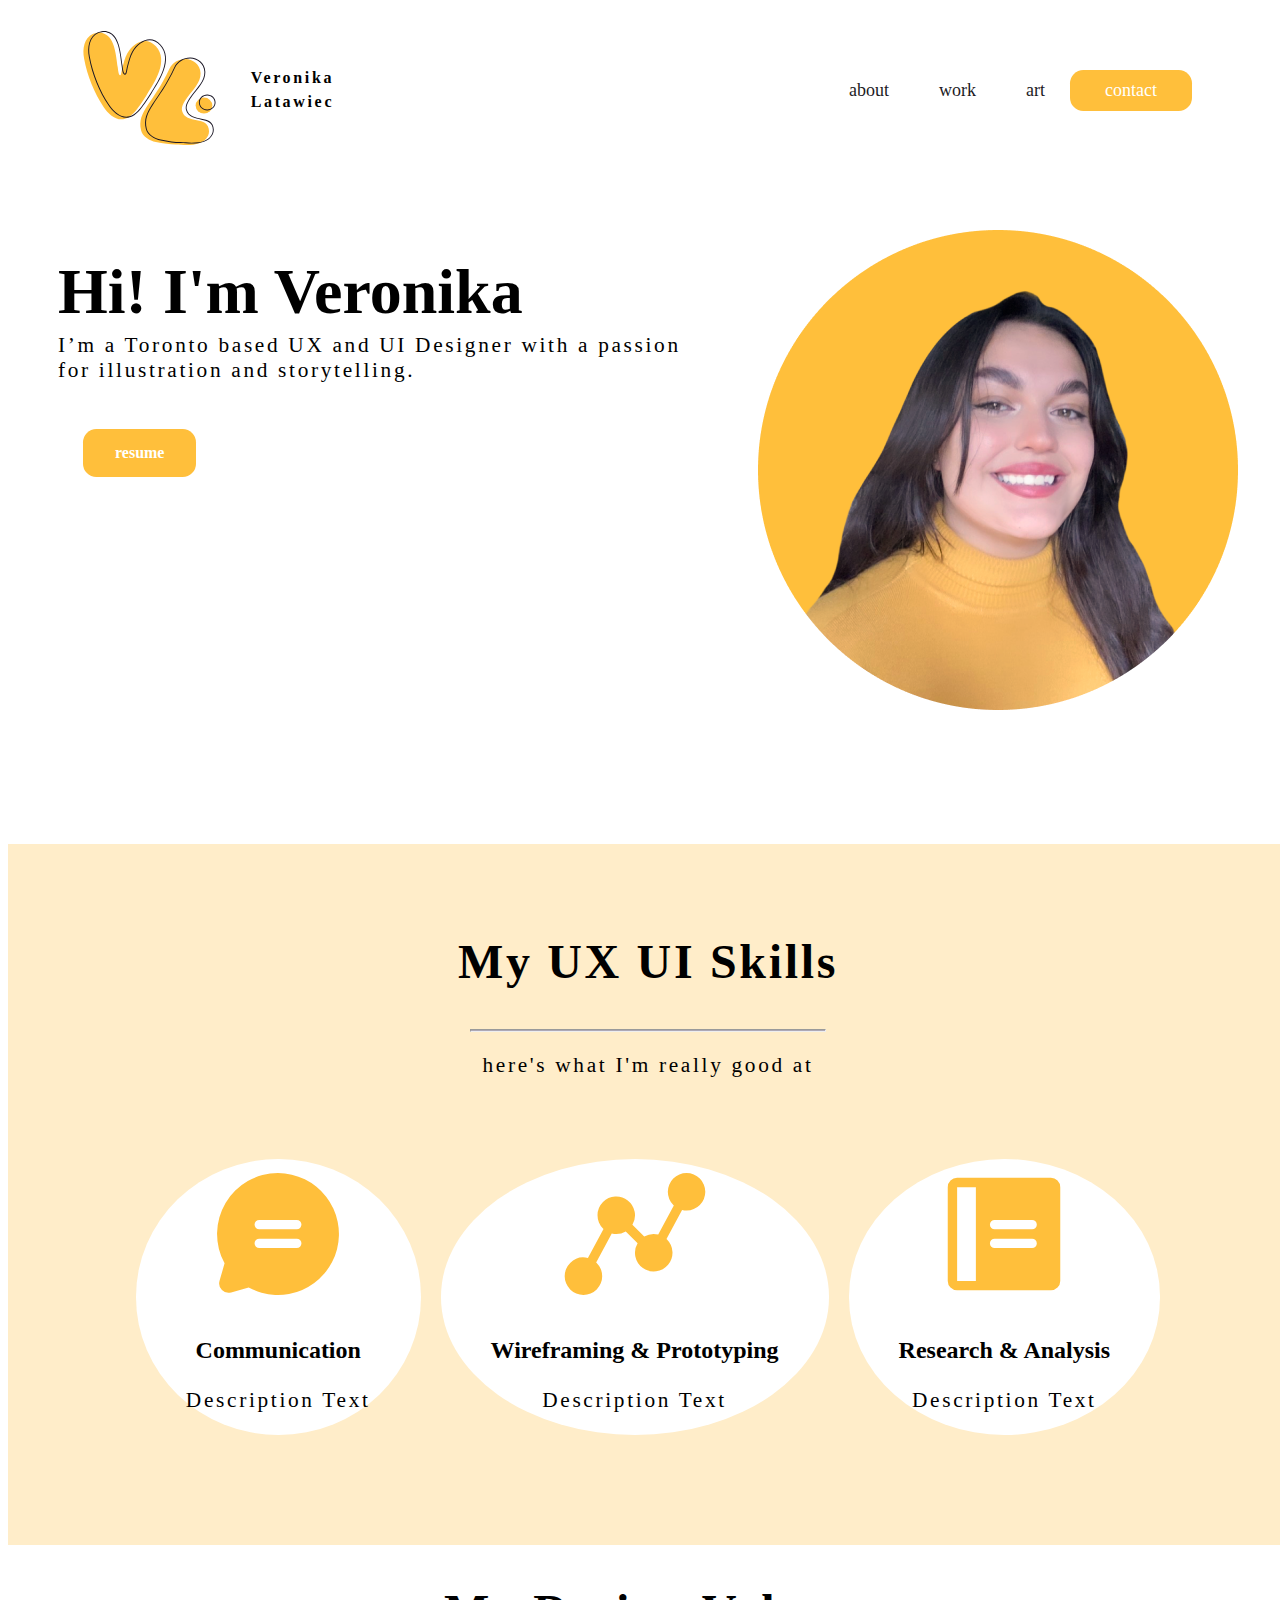
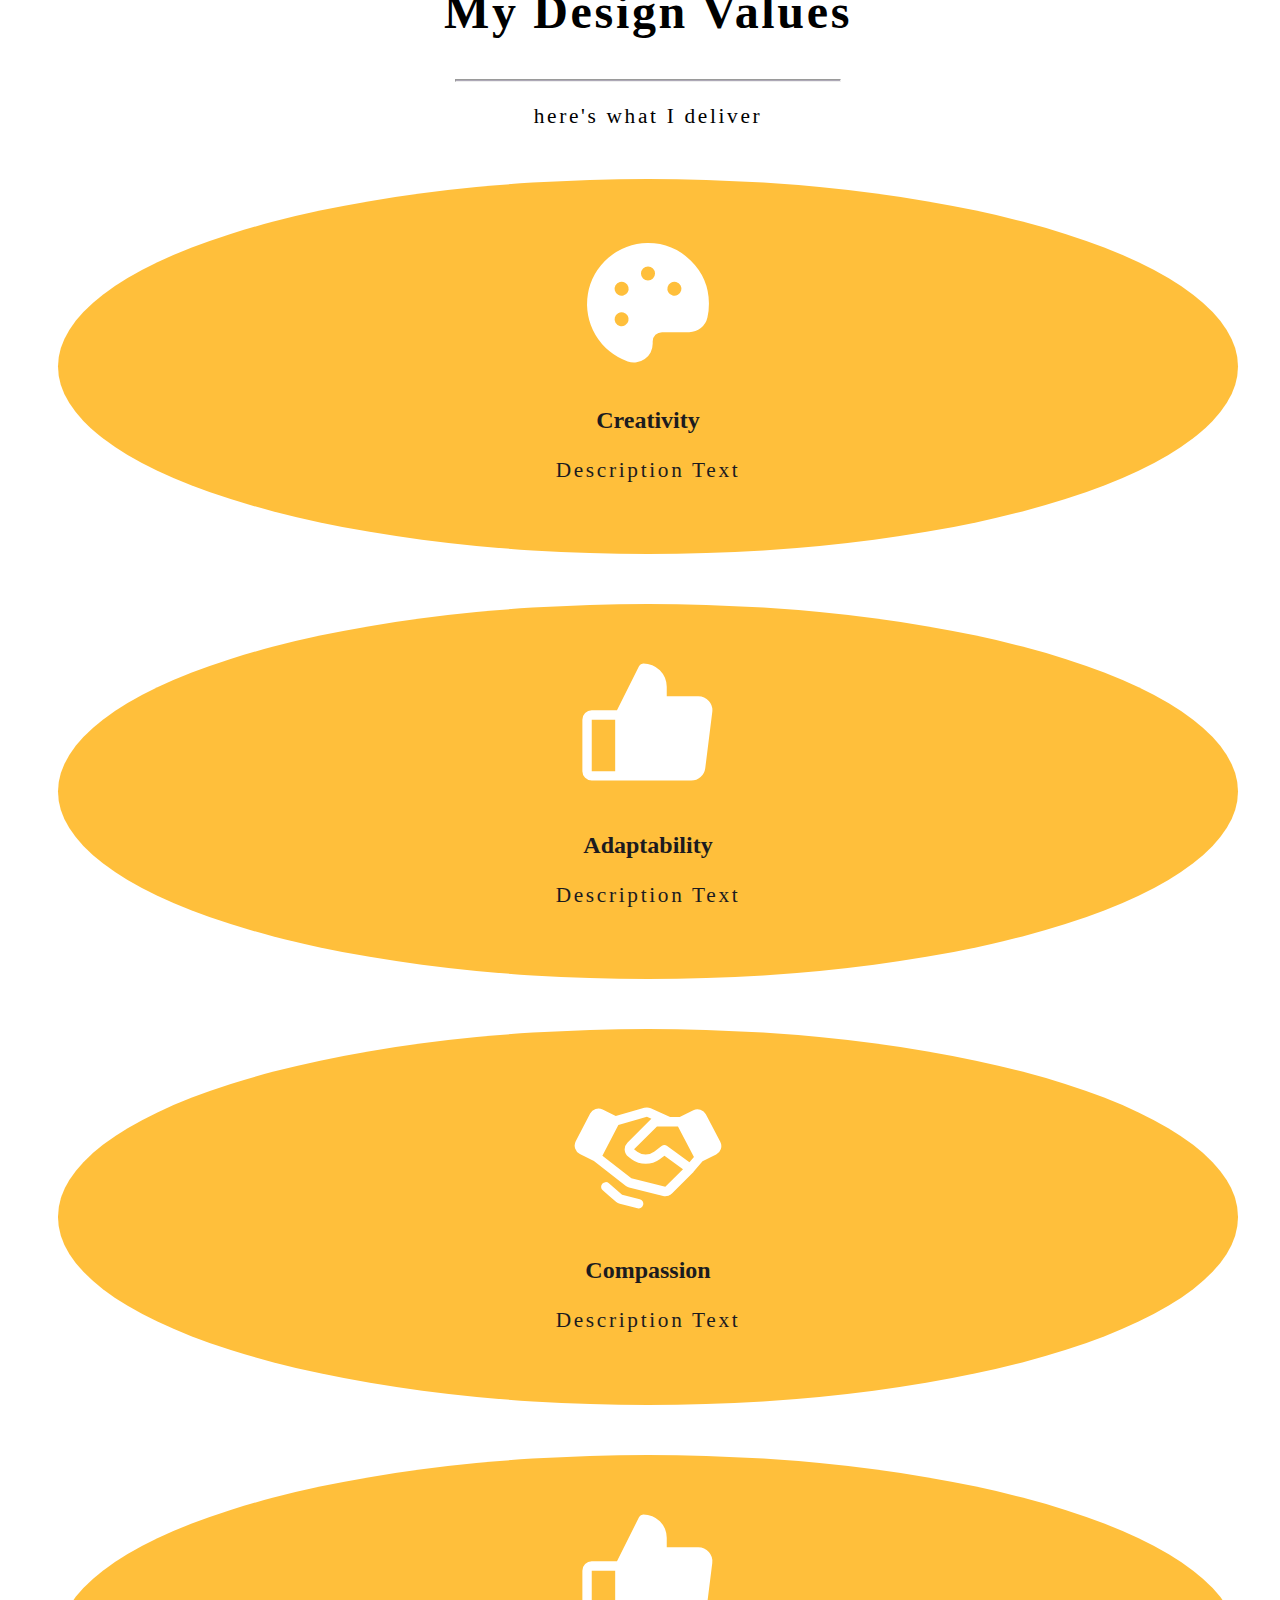
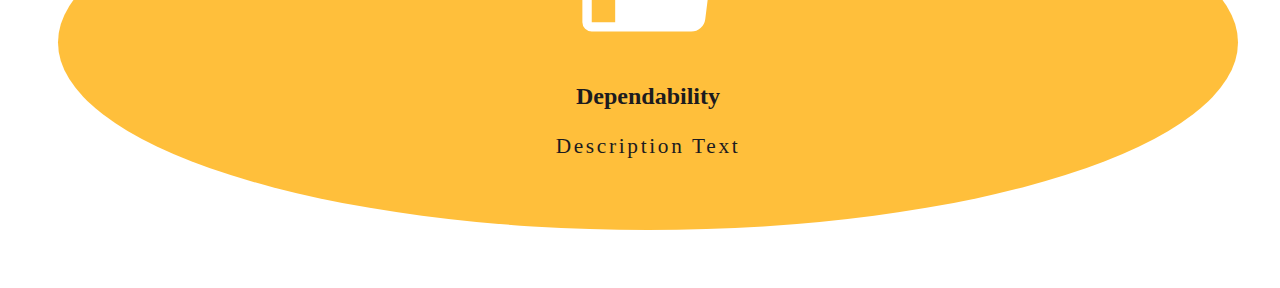
<file: root/secondary pages/about.html>
<!DOCTYPE HTML>

<head>
    <title>about</title>
    <link rel="stylesheet" type="text/css" href="../style.css">
    <link rel="stylesheet" href="/Icons/Icon Font/CSS/phosphor.css">
</head>
<body>
 <!-- Header Navigation -->   
 <!-- Header Navigation --> 
 <header class="navWip">
    <div class="Navv">
    <div class="leftNav">
       <div class="logoLink">
           <a href="index.html"><img src="/Images/logo.svg" alt="Home" height="auto" width="100%" ></a>  
       </div>
       <p> Veronika Latawiec</p>
    </div>
    <div class="centerSpace"></div>
    <div class="rightNav">
       <li class="navlink"><a href="/secondary pages/about.html">about</a></li>
       <li class="navlink"><a href="/secondary pages/Work page/work.html">work</a></li>
       <li class="navlink"><a href="/secondary pages/art.html">art</a></li>
       <span class="button" id="navContact">
           <a href="secondary pages/contact.html" style="color: white; text-decoration: none;" >contact</a>
       </span>
    </div>
   </div>
</header>

 <!-- Header Navigation --> 

 <!-- Hero Section -->
 <section class="HeroAbout">
    <div class="ContentAbout">
        <div class="InfoHero">
        <div class="IText">
            <h1> Hi! I'm Veronika </h1>
            <p>I’m a Toronto based UX and UI Designer with a passion for illustration and storytelling.</h2>
        </div>
        <div class="heroCTA">
            <span class="button">
                <a href="/Resume/ResumePlaceholder.pdf" style="color: white; text-decoration: none;" >resume</a>
            </span>
        </div>
        </div>
        <div class="ProfileImage">
            <img src="/Images/me.png" alt="Veronika Latawiec">
        </div>
    </div>
</section>
<!-- Hero Section -->

<!-- STicky Nav for page scroll-->

<!--Story Section-->
<!--Story Section-->

<!--Skills Section-->
<section id="Skills"> 
    <div class="SkillTitle">
        <H2>My UX UI Skills</H2>
        <hr>
        <p> here's what I'm really good at </p>
    </div>
    <div class="flexContainerS" >
        <div class="SkillBlock" >
            <svg xmlns="http://www.w3.org/2000/svg" width="192" height="192" fill="#000000" viewBox="0 0 256 256"><rect width="256" height="256" fill="none"></rect><path d="M128.00146,23.99316A104.03063,104.03063,0,0,0,36.814,178.04l-8.55468,29.90625a15.995,15.995,0,0,0,19.78125,19.78125l29.91406-8.53125A104.01366,104.01366,0,1,0,128.00146,23.99316Zm32,128h-64a8,8,0,0,1,0-16h64a8,8,0,0,1,0,16Zm0-32h-64a8,8,0,0,1,0-16h64a8,8,0,0,1,0,16Z"></path></svg>
            <H3> Communication </H3>
            <p> Description Text </p>
        </div>
        <div class="SkillBlock">
            <svg xmlns="http://www.w3.org/2000/svg" width="192" height="192" fill="#000000" viewBox="0 0 256 256"><rect width="256" height="256" fill="none"></rect><path d="M238.62793,78.62695A31.90289,31.90289,0,0,1,216,87.98438a32.23919,32.23919,0,0,1-7.64124-.91846l-26.629,49.45312c.30212.27979.60412.55957.8977.853a32.00038,32.00038,0,1,1-50.1958,6.37354l-20.17749-20.17774a32.157,32.157,0,0,1-23.89526,3.49805L61.72974,176.519c.30212.27979.60412.55957.8977.853a32.00038,32.00038,0,1,1-45.25537.001l.00049-.001a32.0127,32.0127,0,0,1,30.269-8.43848l26.62866-49.45214c-.302-.28028-.60412-.56006-.8977-.85352a32.03718,32.03718,0,0,1-.00049-45.25488l.00049-.001a32.00216,32.00216,0,0,1,50.1958,38.88232l20.177,20.17725a32.12466,32.12466,0,0,1,23.89624-3.498L194.27026,79.481c-.30212-.27979-.60412-.55957-.8977-.853a32.03718,32.03718,0,0,1-.00049-45.25488l.00049-.001a32.00021,32.00021,0,0,1,45.25537,45.25488Z"></path></svg>
            <H3> Wireframing & Prototyping </H3>
            <p> Description Text </p>
        </div>
        <div class="SkillBlock">
            <svg xmlns="http://www.w3.org/2000/svg" viewBox="0 0 256 256"><rect width="256" height="256" fill="none"/><path d="M208,32H48A16.01833,16.01833,0,0,0,32,48V208a16.01833,16.01833,0,0,0,16,16H208a16.01833,16.01833,0,0,0,16-16V48A16.01833,16.01833,0,0,0,208,32ZM80,208H48V48H80Zm96-56H112a8,8,0,0,1,0-16h64a8,8,0,0,1,0,16Zm0-32H112a8,8,0,0,1,0-16h64a8,8,0,0,1,0,16Z"/></svg>
            <H3> Research & Analysis </H3>
            <p> Description Text </p>
        </div>
    </div>
</section>
<!--Skills Section-->

<!--Values Section-->
<section id="Values"> 
    <div class="flexContainerV">
    </div><div class="ValueTitle">
        <H2>My Design Values</H2>
        <hr>
        <p> here's what I deliver </p>
    </div>

    <div class="ValueBlock">
        <svg xmlns="http://www.w3.org/2000/svg" width="192" height="192" fill="#000000" viewBox="0 0 256 256"><rect width="256" height="256" fill="none"></rect><path d="M200.772,53.88965A103.28,103.28,0,0,0,127.99756,24q-.53247,0-1.06543.00488a104.01647,104.01647,0,0,0-33.57227,202.084A32.00105,32.00105,0,0,0,136,195.90234V192a16.01833,16.01833,0,0,1,16-16h46.20947a31.81973,31.81973,0,0,0,31.20508-24.87207,104.49414,104.49414,0,0,0,2.58154-24.01953A103.2063,103.2063,0,0,0,200.772,53.88965ZM88.96667,164.39209A12,12,0,1,1,93.359,148,11.99983,11.99983,0,0,1,88.96667,164.39209ZM93.359,108a12,12,0,1,1-4.39234-16.39258A12,12,0,0,1,93.359,108ZM128,88a12,12,0,1,1,12-12A12,12,0,0,1,128,88Zm51.03333,24.39209A12,12,0,1,1,183.42566,96,11.99981,11.99981,0,0,1,179.03333,112.39209Z"></path></svg>
        <H3> Creativity </H3>
        <p> Description Text </p>
    </div>
    <div class="ValueBlock"> 
        <svg xmlns="http://www.w3.org/2000/svg" width="192" height="192" fill="#000000" viewBox="0 0 256 256"><rect width="256" height="256" fill="none"></rect><path d="M231.86133,80.11621A24.01156,24.01156,0,0,0,213.86914,72h-53.875V56a40.04552,40.04552,0,0,0-40-40,7.99869,7.99869,0,0,0-7.15527,4.42236L75.0498,96H31.99414a16.01833,16.01833,0,0,0-16,16v88a16.01833,16.01833,0,0,0,16,16h169.875a24.03945,24.03945,0,0,0,23.81543-21.02344l12-96A24.01444,24.01444,0,0,0,231.86133,80.11621ZM31.99414,112h40v88h-40Z"></path></svg>
        <H3> Adaptability</H3>
        <p> Description Text </p>
    </div>
    <div class="ValueBlock">
        <svg xmlns="http://www.w3.org/2000/svg" width="192" height="192" fill="#000000" viewBox="0 0 256 256"><rect width="256" height="256" fill="none"></rect><path d="M119.76074,214.80176a7.98886,7.98886,0,0,1-9.70117,5.82031l-30.13965-7.53418a16.0992,16.0992,0,0,1-6.61719-3.44727L50.752,190.03809a8,8,0,0,1,10.4961-12.07618l22.55273,19.60352,30.13965,7.53516A7.99856,7.99856,0,0,1,119.76074,214.80176Zm132.60156-95.2461a15.88206,15.88206,0,0,1-8.0664,9.38428L221.02783,140.574l-14.94678,17.48553c-.05224.061-.10937.11725-.16308.17664-.04932.05413-.09815.10785-.14844.16034-.03808.03985-.07324.08245-.1123.12152l-36.79688,36.79834a16.0981,16.0981,0,0,1-11.35058,4.67968,15.8477,15.8477,0,0,1-3.84473-.47265L95.708,185.03418a15.9025,15.9025,0,0,1-5.97559-2.918L35.7041,139.86829l-24-12.00013a16.0014,16.0014,0,0,1-7.02734-21.7163L29.26953,59.05469A16.07985,16.07985,0,0,1,50.6084,52.1499l22.375,11.18744L121.65527,49.148a16.01609,16.01609,0,0,1,11.07325.78271l32.99707,14.93067H182.1123l23.28028-11.63965A16.07317,16.07317,0,0,1,226.73047,60.127l24.59277,47.09619A15.87906,15.87906,0,0,1,252.3623,119.55566Zm-64.63916,34.26886-31.6499-23.01788L148,136.86133a40.20558,40.20558,0,0,1-48,0l-5.4209-4.06543a16.00034,16.00034,0,0,1-1.71387-24.11328L132,69.54785a16.1947,16.1947,0,0,1,1.8335-1.55548l-7.69971-3.48407L77.41016,78.71265,50.17432,130.872,99.58887,169.5127l57.957,14.48925Zm18.68311-20.76959-27.25439-52.1936h-15.1294l-.02734.002c-.0127,0-.02491-.00189-.03711-.002H143.31348l-39.13379,39.13476,5.41992,4.06543a24.1254,24.1254,0,0,0,28.80078,0l12.79981-9.60009a7.99783,7.99783,0,0,1,9.50488-.06983l38.019,27.65027Z"></path></svg>
        <H3> Compassion </H3>
        <p> Description Text </p>
    </div>
    <div class="ValueBlock"> 
        <svg xmlns="http://www.w3.org/2000/svg" width="192" height="192" fill="#000000" viewBox="0 0 256 256"><rect width="256" height="256" fill="none"></rect><path d="M231.86133,80.11621A24.01156,24.01156,0,0,0,213.86914,72h-53.875V56a40.04552,40.04552,0,0,0-40-40,7.99869,7.99869,0,0,0-7.15527,4.42236L75.0498,96H31.99414a16.01833,16.01833,0,0,0-16,16v88a16.01833,16.01833,0,0,0,16,16h169.875a24.03945,24.03945,0,0,0,23.81543-21.02344l12-96A24.01444,24.01444,0,0,0,231.86133,80.11621ZM31.99414,112h40v88h-40Z"></path></svg>
        <H3> Dependability </H3>
        <p> Description Text </p>
    </div>


</section>
<!--Values Section-->
</file>
<file: root/style.css>
/* My Work */
#latest {
  text-align: center;
}
.mywork {
  display: grid;
  grid-template-columns: 1fr;
  grid-template-rows: 1fr 1fr 1fr;
  grid-template-areas: "caseStudy1" "caseStudy2" "caseStudy3";
  height: fit-content;
}
.workgrid {
  grid-area: auto;
  grid-template-columns: 1fr;
  grid-template-rows: 1fr 1fr 1fr;
  margin-left: 100px;
  margin-right: 100px;
}
.ProjectTitle {
  align-items: flex-start;
}
.workLeft {
  width: 45%;
  justify-content: center;
  padding-right: 75px;
  margin: auto;
}
.CSA,
.FP,
.NWIA {
  display: flex;
  flex-direction: row;
  justify-content: center;
  align-content: center;
  margin-bottom: 80px;
}
.workRight {
  width: 55%;
  height: auto;
  margin-left: 20px;
  align-content: center;
  justify-content: center;
  margin: auto;
}
.mywork img {
  width: 100%;
  justify-content: flex-end;
}
#viewall {
  margin-top: 50px;
  text-decoration: none;
  font-family: nunito;
  font-weight: 600;
  font-size: 24px;
  letter-spacing: 1%;
  color: #ada8b6;
  text-align: center;
  height: fit-content;
  margin: 1px;
}
/* NavWip */
.navWip {
  width: 100%;
}
.Navv {
  display: flex;
  background-color: white;
  margin: 40px;
  width: 100%;
}
.leftNav,
.centerSpace {
  width: 25%;
}
.leftNav p {
  font-family: Nunito;
  font-weight: bolder;
  font-size: 12pt;
  line-height: 150%;
}
.rightNav {
  width: 50%;
}
.leftNav,
.rightNav {
  height: 100px;
  display: flex;
  justify-content: center;
  align-items: center;
}
.rightNav a {
  color: #1c1b1f;
  text-decoration: none;
  font-family: "Open Sans";
  font-size: 18px;
  font-weight: 300;
  right: 0px;
  margin: 25px;
}

.rightNav span {
  padding: 10px;
}

/* About */
/* Hero Img */
.ContentAbout {
  display: flex;
  flex-direction: row;
  justify-content: center;
  align-content: center;
  padding: 50px;
}
.HeroAbout {
  margin-bottom: 80px;
}
.InfoHero {
  justify-content: right;
  margin-right: 50px;
}
.InfoHero h1 {
  margin-bottom: 20px;
}
.InfoHero span {
  margin-top: 10px;
}
/* Hero Img */

/* Skill Section */

.SkillTitle {
  text-align: center;
}
.SkillBlock svg {
  color: #ffbf3b;
  fill: #ffbf3b;
  width: 150px;
  height: 150px;
}
.SkillBlock {
  padding-left: 50px;
  padding-right: 50px;
  justify-content: center;
  text-align: center;
  background-color: #fff;
  border-radius: 50%;
  margin: 10px;
  position: relative;
}
#Skills {
  align-content: center;
  margin: auto;
  background-color: #ffbe3b46;
  padding: 50px;
}
.flexContainerS {
  display: flex;
  flex-direction: row;
  justify-content: center;
  align-content: center;
  padding: 50px;
  width: 1fr 1fr 1fr;
}
/* Skill Section */

/* Values Section */
.flexContainerV {
  display: flex;
  flex-direction: row;
  justify-content: center;
  align-content: center;
}
#Values {
  align-content: center;
  margin: auto;
}
.ValueBlock {
  padding: 50px;
  background-color: #ffbf3b;
  border-radius: 50%;
  justify-content: center;
  text-align: center;
  margin: 50px;
  position: relative;
  color: #1c1b1f;
}
.ValueBlock svg {
  fill: #ffffff;
  width: 150px;
  height: 150px;
}
.ValueTitle {
  text-align: center;
}
/* Values Section */

hr {
  width: 30%;
  height: 1px;
  background-color: #ada8b6;
  color: #ada8b6;
}

/* Typography */

h1 {
  font-size: 48pt;
  letter-spacing: 5%;
  line-height: 60%;
  font-style: normal;
  font-weight: bolder;
  font-family: nunito;
}
h2 {
  font-size: 36pt;
  letter-spacing: 2pt;
  line-height: normal;
  font-style: normal;
  font-weight: semi-bold;
  font-family: nunito;
}
h3 {
  font-family: nunito;
  font-weight: bold;
  font-size: 24px;
  letter-spacing: 1%;
}
p {
  font-size: 16pt;
  letter-spacing: 2pt;
  line-height: normal;
  font-style: normal;
  font-weight: normal;
  font-family: Open sans;
}

.navlink {
  display: block;
  float: inline-end;
}
/* Nav Links */
.ContactButton {
  display: inline-block;
  margin-inline-end: auto;
}
.navItems {
  list-style: none;
  display: inline-block;
}
.navItems li {
  width: 100%;
  margin: 0 0 1em 0;
  display: inline-block;
  align-content: center;
}
.navItems a {
  color: #1c1b1f;
  text-decoration: none;
  font-family: "Open Sans";
  font-size: 18px;
  font-weight: 300;
  align-content: center;
}

/* Hero Section */

.hero {
  height: 500px;
  padding: 25px;
  margin: 50px;
}
.Content {
  display: flex;
}
.heroLeft {
  padding: 6%;
  margin-left: 50px;
}
.Itext {
  width: auto;
  height: auto;
}
.heroRight {
  margin-right: 50px;
}
.heroCTA span {
  margin: 25px;
}
/* Body */
body {
  width: 100%;
}

/* Footer */
footer {
  background-color: #f5f0f6;
  padding: 5px;
}
.footernav {
  text-decoration: none;
  display: flex;
  flex-direction: row;
  margin: 20px;
  padding: 5px;
  text-decoration: none;
}
.SocialMedia {
  display: inline-block;

  text-decoration: none;
  width: 50px;
  height: 50px;
}
#copyright {
  font-size: 10pt;
}

/* Buttons */
.button {
  background-color: #ffbf3b;
  color: white;
  font-family: nunito;
  font-weight: bold;
  font-size: 18;
  border: none;
  padding: 15px 32px;
  text-align: center;
  display: inline-block;
  border-radius: 10pt;
}
.button2 {
  background-color: white;
  color: #ada8b6;
  font-family: nunito;
  font-weight: bold;
  font-size: 18;
  border: #ada8b6;
  width: 50px;
  height: 50px;
  border-style: solid;
  padding: 15px 32px;
  text-align: center;
  border-radius: 10pt;
}

/* Media Query */
@media only screen and (max-width: 600px) {
  body {
    background-color: white;
  }
  .flexContainer {
    display: flex;
    flex-direction: column;
    width: 100%;
  }
  .mywork {
    display: grid;
    grid-template-columns: 1fr;
    grid-template-rows: 100px;
    grid-template-areas: "caseStudy1" "caseStudy2" "caseStudy3";
  }
}
</file>
<file: Icons/Icon Font/CSS/phosphor.css>
@font-face {
  font-family: "Phosphor";
  src: url("https://unpkg.com/phosphor-icons@1.3.2/src/font/Phosphor.ttf?65my2u")
      format("truetype"),
    url("https://unpkg.com/phosphor-icons@1.3.2/src/font/Phosphor.woff?65my2u")
      format("woff"),
    url("https://unpkg.com/phosphor-icons@1.3.2/src/font/Phosphor.svg?65my2u#Phosphor")
      format("svg");

  font-weight: normal;
  font-style: normal;
  font-display: block;
}
/* Chrome hack: SVG is rendered more smooth in Windozze. 100% magic, uncomment if you need it. */
/* Note, that will break hinting! In other OS-es font will be not as sharp as it could be */
/*
@media screen and (-webkit-min-device-pixel-ratio:0) {
  @font-face {
    font-family: 'phosphor';
    src: url('../font/phosphor.svg?cuo5mh#phosphor') format('svg');
  }
}
*/
[class^="ph-"],
[class*=" ph-"] {
  display: inline-flex;
}

[class^="ph-"]:before,
[class*=" ph-"]:before {
  font-family: "Phosphor" !important;
  font-style: normal !important;
  font-weight: normal !important;
  speak: never;

  /* display: inline-block; */
  text-decoration: inherit;
  /* width: 1em; */
  /* margin-right: 0.2em; */
  text-align: center;
  /* opacity: .8; */

  /* For safety - reset parent styles, that can break glyph codes*/
  font-variant: normal !important;
  text-transform: none !important;

  /* fix buttons height, for twitter bootstrap */
  line-height: 1;

  /* Animation center compensation - margins should be symmetric */
  /* remove if not needed */
  /* margin-left: 0.2em; */

  /* you can be more comfortable with increased icons size */
  /* font-size: 120%; */

  /* Font smoothing. That was taken from TWBS */
  -webkit-font-smoothing: antialiased;
  -moz-osx-font-smoothing: grayscale;

  /* Enable Ligatures */
  letter-spacing: 0;
  -webkit-font-feature-settings: "liga";
  -moz-font-feature-settings: "liga=1";
  -moz-font-feature-settings: "liga";
  -ms-font-feature-settings: "liga" 1;
  font-feature-settings: "liga";
  -webkit-font-variant-ligatures: discretionary-ligatures;
  font-variant-ligatures: discretionary-ligatures;
}

.ph-xxs {
  font-size: 0.5em;
}
.ph-xs {
  font-size: 0.75em;
}
.ph-sm {
  font-size: 0.875em;
}
.ph-lg {
  font-size: 1.3333em;
  line-height: 0.75em;
  vertical-align: -0.0667em;
}
.ph-xl {
  font-size: 1.5em;
  line-height: 0.6666em;
  vertical-align: -0.075em;
}
.ph-1x {
  font-size: 1em;
}
.ph-2x {
  font-size: 2em;
}
.ph-3x {
  font-size: 3em;
}
.ph-4x {
  font-size: 4em;
}
.ph-5x {
  font-size: 5em;
}
.ph-6x {
  font-size: 6em;
}
.ph-7x {
  font-size: 7em;
}
.ph-8x {
  font-size: 8em;
}
.ph-9x {
  font-size: 9em;
}
.ph-10x {
  font-size: 10em;
}
.ph-fw {
  text-align: center;
  width: 1.25em;
}

.ph-airplay-thin:before {
  content: "\e900";
}
.ph-alarm-thin:before {
  content: "\e901";
}
.ph-align-bottom-thin:before {
  content: "\e902";
}
.ph-align-center-horizontal-thin:before {
  content: "\e903";
}
.ph-align-center-vertical-thin:before {
  content: "\e904";
}
.ph-align-left-thin:before {
  content: "\e905";
}
.ph-align-right-thin:before {
  content: "\e906";
}
.ph-align-top-thin:before {
  content: "\e907";
}
.ph-anchor-simple-thin:before {
  content: "\e908";
}
.ph-anchor-thin:before {
  content: "\e909";
}
.ph-android-logo-thin:before {
  content: "\e90a";
}
.ph-aperture-thin:before {
  content: "\e90b";
}
.ph-apple-logo-thin:before {
  content: "\e90c";
}
.ph-app-window-thin:before {
  content: "\e90d";
}
.ph-archive-box-thin:before {
  content: "\e90e";
}
.ph-archive-thin:before {
  content: "\e90f";
}
.ph-archive-tray-thin:before {
  content: "\e910";
}
.ph-armchair-thin:before {
  content: "\e911";
}
.ph-arrow-arc-left-thin:before {
  content: "\e912";
}
.ph-arrow-arc-right-thin:before {
  content: "\e913";
}
.ph-arrow-bend-double-up-left-thin:before {
  content: "\e914";
}
.ph-arrow-bend-double-up-right-thin:before {
  content: "\e915";
}
.ph-arrow-bend-down-left-thin:before {
  content: "\e916";
}
.ph-arrow-bend-down-right-thin:before {
  content: "\e917";
}
.ph-arrow-bend-left-down-thin:before {
  content: "\e918";
}
.ph-arrow-bend-left-up-thin:before {
  content: "\e919";
}
.ph-arrow-bend-right-down-thin:before {
  content: "\e91a";
}
.ph-arrow-bend-right-up-thin:before {
  content: "\e91b";
}
.ph-arrow-bend-up-left-thin:before {
  content: "\e91c";
}
.ph-arrow-bend-up-right-thin:before {
  content: "\e91d";
}
.ph-arrow-circle-down-left-thin:before {
  content: "\e91e";
}
.ph-arrow-circle-down-right-thin:before {
  content: "\e91f";
}
.ph-arrow-circle-down-thin:before {
  content: "\e920";
}
.ph-arrow-circle-left-thin:before {
  content: "\e921";
}
.ph-arrow-circle-right-thin:before {
  content: "\e922";
}
.ph-arrow-circle-up-left-thin:before {
  content: "\e923";
}
.ph-arrow-circle-up-right-thin:before {
  content: "\e924";
}
.ph-arrow-circle-up-thin:before {
  content: "\e925";
}
.ph-arrow-clockwise-thin:before {
  content: "\e926";
}
.ph-arrow-counter-clockwise-thin:before {
  content: "\e927";
}
.ph-arrow-down-left-thin:before {
  content: "\e928";
}
.ph-arrow-down-right-thin:before {
  content: "\e929";
}
.ph-arrow-down-thin:before {
  content: "\e92a";
}
.ph-arrow-elbow-down-left-thin:before {
  content: "\e92b";
}
.ph-arrow-elbow-down-right-thin:before {
  content: "\e92c";
}
.ph-arrow-elbow-left-down-thin:before {
  content: "\e92d";
}
.ph-arrow-elbow-left-thin:before {
  content: "\e92e";
}
.ph-arrow-elbow-left-up-thin:before {
  content: "\e92f";
}
.ph-arrow-elbow-right-down-thin:before {
  content: "\e930";
}
.ph-arrow-elbow-right-thin:before {
  content: "\e931";
}
.ph-arrow-elbow-right-up-thin:before {
  content: "\e932";
}
.ph-arrow-elbow-up-left-thin:before {
  content: "\e933";
}
.ph-arrow-elbow-up-right-thin:before {
  content: "\e934";
}
.ph-arrow-fat-down-thin:before {
  content: "\e935";
}
.ph-arrow-fat-left-thin:before {
  content: "\e936";
}
.ph-arrow-fat-line-down-thin:before {
  content: "\e937";
}
.ph-arrow-fat-line-left-thin:before {
  content: "\e938";
}
.ph-arrow-fat-line-right-thin:before {
  content: "\e939";
}
.ph-arrow-fat-lines-down-thin:before {
  content: "\e93a";
}
.ph-arrow-fat-lines-left-thin:before {
  content: "\e93b";
}
.ph-arrow-fat-lines-right-thin:before {
  content: "\e93c";
}
.ph-arrow-fat-lines-up-thin:before {
  content: "\e93d";
}
.ph-arrow-fat-line-up-thin:before {
  content: "\e93e";
}
.ph-arrow-fat-right-thin:before {
  content: "\e93f";
}
.ph-arrow-fat-up-thin:before {
  content: "\e940";
}
.ph-arrow-left-thin:before {
  content: "\e941";
}
.ph-arrow-line-down-left-thin:before {
  content: "\e942";
}
.ph-arrow-line-down-right-thin:before {
  content: "\e943";
}
.ph-arrow-line-down-thin:before {
  content: "\e944";
}
.ph-arrow-line-left-thin:before {
  content: "\e945";
}
.ph-arrow-line-right-thin:before {
  content: "\e946";
}
.ph-arrow-line-up-left-thin:before {
  content: "\e947";
}
.ph-arrow-line-up-right-thin:before {
  content: "\e948";
}
.ph-arrow-line-up-thin:before {
  content: "\e949";
}
.ph-arrow-right-thin:before {
  content: "\e94a";
}
.ph-arrows-clockwise-thin:before {
  content: "\e94b";
}
.ph-arrows-counter-clockwise-thin:before {
  content: "\e94c";
}
.ph-arrows-down-up-thin:before {
  content: "\e94d";
}
.ph-arrows-in-cardinal-thin:before {
  content: "\e94e";
}
.ph-arrows-in-line-horizontal-thin:before {
  content: "\e94f";
}
.ph-arrows-in-line-vertical-thin:before {
  content: "\e950";
}
.ph-arrows-in-simple-thin:before {
  content: "\e951";
}
.ph-arrows-in-thin:before {
  content: "\e952";
}
.ph-arrows-left-right-thin:before {
  content: "\e953";
}
.ph-arrows-out-cardinal-thin:before {
  content: "\e954";
}
.ph-arrows-out-line-horizontal-thin:before {
  content: "\e955";
}
.ph-arrows-out-line-vertical-thin:before {
  content: "\e956";
}
.ph-arrows-out-simple-thin:before {
  content: "\e957";
}
.ph-arrows-out-thin:before {
  content: "\e958";
}
.ph-arrow-square-down-left-thin:before {
  content: "\e959";
}
.ph-arrow-square-down-right-thin:before {
  content: "\e95a";
}
.ph-arrow-square-down-thin:before {
  content: "\e95b";
}
.ph-arrow-square-in-thin:before {
  content: "\e95c";
}
.ph-arrow-square-left-thin:before {
  content: "\e95d";
}
.ph-arrow-square-out-thin:before {
  content: "\e95e";
}
.ph-arrow-square-right-thin:before {
  content: "\e95f";
}
.ph-arrow-square-up-left-thin:before {
  content: "\e960";
}
.ph-arrow-square-up-right-thin:before {
  content: "\e961";
}
.ph-arrow-square-up-thin:before {
  content: "\e962";
}
.ph-arrow-u-down-left-thin:before {
  content: "\e963";
}
.ph-arrow-u-down-right-thin:before {
  content: "\e964";
}
.ph-arrow-u-left-down-thin:before {
  content: "\e965";
}
.ph-arrow-u-left-up-thin:before {
  content: "\e966";
}
.ph-arrow-up-left-thin:before {
  content: "\e967";
}
.ph-arrow-up-right-thin:before {
  content: "\e968";
}
.ph-arrow-up-thin:before {
  content: "\e969";
}
.ph-arrow-u-right-down-thin:before {
  content: "\e96a";
}
.ph-arrow-u-right-up-thin:before {
  content: "\e96b";
}
.ph-arrow-u-up-left-thin:before {
  content: "\e96c";
}
.ph-arrow-u-up-right-thin:before {
  content: "\e96d";
}
.ph-article-medium-thin:before {
  content: "\e96e";
}
.ph-article-ny-times-thin:before {
  content: "\e96f";
}
.ph-article-thin:before {
  content: "\e970";
}
.ph-asterisk-thin:before {
  content: "\e971";
}
.ph-atom-thin:before {
  content: "\e972";
}
.ph-at-thin:before {
  content: "\e973";
}
.ph-baby-thin:before {
  content: "\e974";
}
.ph-backspace-thin:before {
  content: "\e975";
}
.ph-bag-simple-thin:before {
  content: "\e976";
}
.ph-bag-thin:before {
  content: "\e977";
}
.ph-bandaids-thin:before {
  content: "\e978";
}
.ph-bank-thin:before {
  content: "\e979";
}
.ph-barbell-thin:before {
  content: "\e97a";
}
.ph-barcode-thin:before {
  content: "\e97b";
}
.ph-baseball-thin:before {
  content: "\e97c";
}
.ph-basketball-thin:before {
  content: "\e97d";
}
.ph-battery-charging-thin:before {
  content: "\e97e";
}
.ph-battery-charging-vertical-thin:before {
  content: "\e97f";
}
.ph-battery-empty-thin:before {
  content: "\e980";
}
.ph-battery-full-thin:before {
  content: "\e981";
}
.ph-battery-high-thin:before {
  content: "\e982";
}
.ph-battery-low-thin:before {
  content: "\e983";
}
.ph-battery-medium-thin:before {
  content: "\e984";
}
.ph-battery-warning-thin:before {
  content: "\e985";
}
.ph-battery-warning-vertical-thin:before {
  content: "\e986";
}
.ph-bed-thin:before {
  content: "\e987";
}
.ph-bell-ringing-thin:before {
  content: "\e988";
}
.ph-bell-simple-ringing-thin:before {
  content: "\e989";
}
.ph-bell-simple-slash-thin:before {
  content: "\e98a";
}
.ph-bell-simple-thin:before {
  content: "\e98b";
}
.ph-bell-simple-z-thin:before {
  content: "\e98c";
}
.ph-bell-slash-thin:before {
  content: "\e98d";
}
.ph-bell-thin:before {
  content: "\e98e";
}
.ph-bell-z-thin:before {
  content: "\e98f";
}
.ph-bicycle-thin:before {
  content: "\e990";
}
.ph-bird-thin:before {
  content: "\e991";
}
.ph-bluetooth-connected-thin:before {
  content: "\e992";
}
.ph-bluetooth-slash-thin:before {
  content: "\e993";
}
.ph-bluetooth-thin:before {
  content: "\e994";
}
.ph-bluetooth-x-thin:before {
  content: "\e995";
}
.ph-boat-thin:before {
  content: "\e996";
}
.ph-book-bookmark-thin:before {
  content: "\e997";
}
.ph-bookmark-simple-thin:before {
  content: "\e998";
}
.ph-bookmarks-simple-thin:before {
  content: "\e999";
}
.ph-bookmarks-thin:before {
  content: "\e99a";
}
.ph-bookmark-thin:before {
  content: "\e99b";
}
.ph-book-open-thin:before {
  content: "\e99c";
}
.ph-books-thin:before {
  content: "\e99d";
}
.ph-book-thin:before {
  content: "\e99e";
}
.ph-bounding-box-thin:before {
  content: "\e99f";
}
.ph-brackets-angle-thin:before {
  content: "\e9a0";
}
.ph-brackets-curly-thin:before {
  content: "\e9a1";
}
.ph-brackets-round-thin:before {
  content: "\e9a2";
}
.ph-brackets-square-thin:before {
  content: "\e9a3";
}
.ph-brain-thin:before {
  content: "\e9a4";
}
.ph-brandy-thin:before {
  content: "\e9a5";
}
.ph-briefcase-metal-thin:before {
  content: "\e9a6";
}
.ph-briefcase-thin:before {
  content: "\e9a7";
}
.ph-broadcast-thin:before {
  content: "\e9a8";
}
.ph-browsers-thin:before {
  content: "\e9a9";
}
.ph-browser-thin:before {
  content: "\e9aa";
}
.ph-bug-beetle-thin:before {
  content: "\e9ab";
}
.ph-bug-droid-thin:before {
  content: "\e9ac";
}
.ph-bug-thin:before {
  content: "\e9ad";
}
.ph-buildings-thin:before {
  content: "\e9ae";
}
.ph-bus-thin:before {
  content: "\e9af";
}
.ph-cake-thin:before {
  content: "\e9b0";
}
.ph-calculator-thin:before {
  content: "\e9b1";
}
.ph-calendar-blank-thin:before {
  content: "\e9b2";
}
.ph-calendar-check-thin:before {
  content: "\e9b3";
}
.ph-calendar-plus-thin:before {
  content: "\e9b4";
}
.ph-calendar-thin:before {
  content: "\e9b5";
}
.ph-calendar-x-thin:before {
  content: "\e9b6";
}
.ph-camera-slash-thin:before {
  content: "\e9b7";
}
.ph-camera-thin:before {
  content: "\e9b8";
}
.ph-cardholder-thin:before {
  content: "\e9b9";
}
.ph-cards-thin:before {
  content: "\e9ba";
}
.ph-caret-circle-double-down-thin:before {
  content: "\e9bb";
}
.ph-caret-circle-double-left-thin:before {
  content: "\e9bc";
}
.ph-caret-circle-double-right-thin:before {
  content: "\e9bd";
}
.ph-caret-circle-double-up-thin:before {
  content: "\e9be";
}
.ph-caret-circle-down-thin:before {
  content: "\e9bf";
}
.ph-caret-circle-left-thin:before {
  content: "\e9c0";
}
.ph-caret-circle-right-thin:before {
  content: "\e9c1";
}
.ph-caret-circle-up-thin:before {
  content: "\e9c2";
}
.ph-caret-double-down-thin:before {
  content: "\e9c3";
}
.ph-caret-double-left-thin:before {
  content: "\e9c4";
}
.ph-caret-double-right-thin:before {
  content: "\e9c5";
}
.ph-caret-double-up-thin:before {
  content: "\e9c6";
}
.ph-caret-down-thin:before {
  content: "\e9c7";
}
.ph-caret-left-thin:before {
  content: "\e9c8";
}
.ph-caret-right-thin:before {
  content: "\e9c9";
}
.ph-caret-up-thin:before {
  content: "\e9ca";
}
.ph-car-simple-thin:before {
  content: "\e9cb";
}
.ph-car-thin:before {
  content: "\e9cc";
}
.ph-cat-thin:before {
  content: "\e9cd";
}
.ph-cell-signal-full-thin:before {
  content: "\e9ce";
}
.ph-cell-signal-high-thin:before {
  content: "\e9cf";
}
.ph-cell-signal-low-thin:before {
  content: "\e9d0";
}
.ph-cell-signal-medium-thin:before {
  content: "\e9d1";
}
.ph-cell-signal-none-thin:before {
  content: "\e9d2";
}
.ph-cell-signal-slash-thin:before {
  content: "\e9d3";
}
.ph-cell-signal-x-thin:before {
  content: "\e9d4";
}
.ph-chalkboard-simple-thin:before {
  content: "\e9d5";
}
.ph-chalkboard-teacher-thin:before {
  content: "\e9d6";
}
.ph-chalkboard-thin:before {
  content: "\e9d7";
}
.ph-chart-bar-horizontal-thin:before {
  content: "\e9d8";
}
.ph-chart-bar-thin:before {
  content: "\e9d9";
}
.ph-chart-line-thin:before {
  content: "\e9da";
}
.ph-chart-line-up-thin:before {
  content: "\e9db";
}
.ph-chart-pie-slice-thin:before {
  content: "\e9dc";
}
.ph-chart-pie-thin:before {
  content: "\e9dd";
}
.ph-chat-centered-dots-thin:before {
  content: "\e9de";
}
.ph-chat-centered-text-thin:before {
  content: "\e9df";
}
.ph-chat-centered-thin:before {
  content: "\e9e0";
}
.ph-chat-circle-dots-thin:before {
  content: "\e9e1";
}
.ph-chat-circle-text-thin:before {
  content: "\e9e2";
}
.ph-chat-circle-thin:before {
  content: "\e9e3";
}
.ph-chat-dots-thin:before {
  content: "\e9e4";
}
.ph-chats-circle-thin:before {
  content: "\e9e5";
}
.ph-chats-teardrop-thin:before {
  content: "\e9e6";
}
.ph-chats-thin:before {
  content: "\e9e7";
}
.ph-chat-teardrop-dots-thin:before {
  content: "\e9e8";
}
.ph-chat-teardrop-text-thin:before {
  content: "\e9e9";
}
.ph-chat-teardrop-thin:before {
  content: "\e9ea";
}
.ph-chat-text-thin:before {
  content: "\e9eb";
}
.ph-chat-thin:before {
  content: "\e9ec";
}
.ph-check-circle-thin:before {
  content: "\e9ed";
}
.ph-check-square-offset-thin:before {
  content: "\e9ee";
}
.ph-check-square-thin:before {
  content: "\e9ef";
}
.ph-checks-thin:before {
  content: "\e9f0";
}
.ph-check-thin:before {
  content: "\e9f1";
}
.ph-circle-dashed-thin:before {
  content: "\e9f2";
}
.ph-circle-half-thin:before {
  content: "\e9f3";
}
.ph-circle-half-tilt-thin:before {
  content: "\e9f4";
}
.ph-circles-four-thin:before {
  content: "\e9f5";
}
.ph-circles-three-plus-thin:before {
  content: "\e9f6";
}
.ph-circles-three-thin:before {
  content: "\e9f7";
}
.ph-circle-thin:before {
  content: "\e9f8";
}
.ph-circle-wavy-check-thin:before {
  content: "\e9f9";
}
.ph-circle-wavy-question-thin:before {
  content: "\e9fa";
}
.ph-circle-wavy-thin:before {
  content: "\e9fb";
}
.ph-circle-wavy-warning-thin:before {
  content: "\e9fc";
}
.ph-clipboard-text-thin:before {
  content: "\e9fd";
}
.ph-clipboard-thin:before {
  content: "\e9fe";
}
.ph-clock-afternoon-thin:before {
  content: "\e9ff";
}
.ph-clock-clockwise-thin:before {
  content: "\ea00";
}
.ph-clock-counter-clockwise-thin:before {
  content: "\ea01";
}
.ph-clock-thin:before {
  content: "\ea02";
}
.ph-closed-captioning-thin:before {
  content: "\ea03";
}
.ph-cloud-arrow-down-thin:before {
  content: "\ea04";
}
.ph-cloud-arrow-up-thin:before {
  content: "\ea05";
}
.ph-cloud-check-thin:before {
  content: "\ea06";
}
.ph-cloud-fog-thin:before {
  content: "\ea07";
}
.ph-cloud-lightning-thin:before {
  content: "\ea08";
}
.ph-cloud-moon-thin:before {
  content: "\ea09";
}
.ph-cloud-rain-thin:before {
  content: "\ea0a";
}
.ph-cloud-slash-thin:before {
  content: "\ea0b";
}
.ph-cloud-snow-thin:before {
  content: "\ea0c";
}
.ph-cloud-sun-thin:before {
  content: "\ea0d";
}
.ph-cloud-thin:before {
  content: "\ea0e";
}
.ph-club-thin:before {
  content: "\ea0f";
}
.ph-code-simple-thin:before {
  content: "\ea10";
}
.ph-code-thin:before {
  content: "\ea11";
}
.ph-coffee-thin:before {
  content: "\ea12";
}
.ph-coin-thin:before {
  content: "\ea13";
}
.ph-columns-thin:before {
  content: "\ea14";
}
.ph-command-thin:before {
  content: "\ea15";
}
.ph-compass-thin:before {
  content: "\ea16";
}
.ph-computer-tower-thin:before {
  content: "\ea17";
}
.ph-cookie-thin:before {
  content: "\ea18";
}
.ph-cooking-pot-thin:before {
  content: "\ea19";
}
.ph-copyright-thin:before {
  content: "\ea1a";
}
.ph-copy-simple-thin:before {
  content: "\ea1b";
}
.ph-copy-thin:before {
  content: "\ea1c";
}
.ph-corners-in-thin:before {
  content: "\ea1d";
}
.ph-corners-out-thin:before {
  content: "\ea1e";
}
.ph-cpu-thin:before {
  content: "\ea1f";
}
.ph-credit-card-thin:before {
  content: "\ea20";
}
.ph-crop-thin:before {
  content: "\ea21";
}
.ph-crosshair-simple-thin:before {
  content: "\ea22";
}
.ph-crosshair-thin:before {
  content: "\ea23";
}
.ph-crown-simple-thin:before {
  content: "\ea24";
}
.ph-crown-thin:before {
  content: "\ea25";
}
.ph-cube-thin:before {
  content: "\ea26";
}
.ph-currency-btc-thin:before {
  content: "\ea27";
}
.ph-currency-circle-dollar-thin:before {
  content: "\ea28";
}
.ph-currency-cny-thin:before {
  content: "\ea29";
}
.ph-currency-dollar-simple-thin:before {
  content: "\ea2a";
}
.ph-currency-dollar-thin:before {
  content: "\ea2b";
}
.ph-currency-eur-thin:before {
  content: "\ea2c";
}
.ph-currency-gbp-thin:before {
  content: "\ea2d";
}
.ph-currency-inr-thin:before {
  content: "\ea2e";
}
.ph-currency-jpy-thin:before {
  content: "\ea2f";
}
.ph-currency-krw-thin:before {
  content: "\ea30";
}
.ph-currency-rub-thin:before {
  content: "\ea31";
}
.ph-cursor-thin:before {
  content: "\ea32";
}
.ph-database-thin:before {
  content: "\ea33";
}
.ph-desktop-thin:before {
  content: "\ea34";
}
.ph-desktop-tower-thin:before {
  content: "\ea35";
}
.ph-device-mobile-camera-thin:before {
  content: "\ea36";
}
.ph-device-mobile-speaker-thin:before {
  content: "\ea37";
}
.ph-device-mobile-thin:before {
  content: "\ea38";
}
.ph-device-tablet-camera-thin:before {
  content: "\ea39";
}
.ph-device-tablet-speaker-thin:before {
  content: "\ea3a";
}
.ph-device-tablet-thin:before {
  content: "\ea3b";
}
.ph-diamond-thin:before {
  content: "\ea3c";
}
.ph-dice-five-thin:before {
  content: "\ea3d";
}
.ph-dice-four-thin:before {
  content: "\ea3e";
}
.ph-dice-one-thin:before {
  content: "\ea3f";
}
.ph-dice-six-thin:before {
  content: "\ea40";
}
.ph-dice-three-thin:before {
  content: "\ea41";
}
.ph-dice-two-thin:before {
  content: "\ea42";
}
.ph-discord-logo-thin:before {
  content: "\ea43";
}
.ph-disc-thin:before {
  content: "\ea44";
}
.ph-divide-thin:before {
  content: "\ea45";
}
.ph-dog-thin:before {
  content: "\ea46";
}
.ph-door-thin:before {
  content: "\ea47";
}
.ph-dots-nine-thin:before {
  content: "\ea48";
}
.ph-dots-six-thin:before {
  content: "\ea49";
}
.ph-dots-six-vertical-thin:before {
  content: "\ea4a";
}
.ph-dots-three-circle-thin:before {
  content: "\ea4b";
}
.ph-dots-three-circle-vertical-thin:before {
  content: "\ea4c";
}
.ph-dots-three-outline-thin:before {
  content: "\ea4d";
}
.ph-dots-three-outline-vertical-thin:before {
  content: "\ea4e";
}
.ph-dots-three-thin:before {
  content: "\ea4f";
}
.ph-dots-three-vertical-thin:before {
  content: "\ea50";
}
.ph-download-simple-thin:before {
  content: "\ea51";
}
.ph-download-thin:before {
  content: "\ea52";
}
.ph-dribbble-logo-thin:before {
  content: "\ea53";
}
.ph-drop-half-thin:before {
  content: "\ea54";
}
.ph-drop-thin:before {
  content: "\ea55";
}
.ph-ear-slash-thin:before {
  content: "\ea56";
}
.ph-ear-thin:before {
  content: "\ea57";
}
.ph-eject-simple-thin:before {
  content: "\ea58";
}
.ph-eject-thin:before {
  content: "\ea59";
}
.ph-envelope-open-thin:before {
  content: "\ea5a";
}
.ph-envelope-simple-open-thin:before {
  content: "\ea5b";
}
.ph-envelope-simple-thin:before {
  content: "\ea5c";
}
.ph-envelope-thin:before {
  content: "\ea5d";
}
.ph-equals-thin:before {
  content: "\ea5e";
}
.ph-eraser-thin:before {
  content: "\ea5f";
}
.ph-export-thin:before {
  content: "\ea60";
}
.ph-eye-closed-thin:before {
  content: "\ea61";
}
.ph-eyedropper-thin:before {
  content: "\ea62";
}
.ph-eye-slash-thin:before {
  content: "\ea63";
}
.ph-eye-thin:before {
  content: "\ea64";
}
.ph-facebook-logo-thin:before {
  content: "\ea65";
}
.ph-face-mask-thin:before {
  content: "\ea66";
}
.ph-factory-thin:before {
  content: "\ea67";
}
.ph-faders-horizontal-thin:before {
  content: "\ea68";
}
.ph-faders-thin:before {
  content: "\ea69";
}
.ph-fast-forward-circle-thin:before {
  content: "\ea6a";
}
.ph-fast-forward-thin:before {
  content: "\ea6b";
}
.ph-figma-logo-thin:before {
  content: "\ea6c";
}
.ph-file-arrow-down-thin:before {
  content: "\ea6d";
}
.ph-file-arrow-up-thin:before {
  content: "\ea6e";
}
.ph-file-dotted-thin:before {
  content: "\ea6f";
}
.ph-file-minus-thin:before {
  content: "\ea70";
}
.ph-file-pdf-thin:before {
  content: "\ea71";
}
.ph-file-plus-thin:before {
  content: "\ea72";
}
.ph-file-search-thin:before {
  content: "\ea73";
}
.ph-files-thin:before {
  content: "\ea74";
}
.ph-file-text-thin:before {
  content: "\ea75";
}
.ph-file-thin:before {
  content: "\ea76";
}
.ph-file-x-thin:before {
  content: "\ea77";
}
.ph-film-strip-thin:before {
  content: "\ea78";
}
.ph-fingerprint-simple-thin:before {
  content: "\ea79";
}
.ph-fingerprint-thin:before {
  content: "\ea7a";
}
.ph-finn-the-human-thin:before {
  content: "\ea7b";
}
.ph-fire-simple-thin:before {
  content: "\ea7c";
}
.ph-fire-thin:before {
  content: "\ea7d";
}
.ph-first-aid-kit-thin:before {
  content: "\ea7e";
}
.ph-first-aid-thin:before {
  content: "\ea7f";
}
.ph-fish-simple-thin:before {
  content: "\ea80";
}
.ph-fish-thin:before {
  content: "\ea81";
}
.ph-flag-banner-thin:before {
  content: "\ea82";
}
.ph-flag-thin:before {
  content: "\ea83";
}
.ph-flame-thin:before {
  content: "\ea84";
}
.ph-flashlight-thin:before {
  content: "\ea85";
}
.ph-flask-thin:before {
  content: "\ea86";
}
.ph-floppy-disk-back-thin:before {
  content: "\ea87";
}
.ph-floppy-disk-thin:before {
  content: "\ea88";
}
.ph-flow-arrow-thin:before {
  content: "\ea89";
}
.ph-flower-lotus-thin:before {
  content: "\ea8a";
}
.ph-flower-thin:before {
  content: "\ea8b";
}
.ph-folder-minus-thin:before {
  content: "\ea8c";
}
.ph-folder-notch-minus-thin:before {
  content: "\ea8d";
}
.ph-folder-notch-open-thin:before {
  content: "\ea8e";
}
.ph-folder-notch-plus-thin:before {
  content: "\ea8f";
}
.ph-folder-notch-thin:before {
  content: "\ea90";
}
.ph-folder-open-thin:before {
  content: "\ea91";
}
.ph-folder-plus-thin:before {
  content: "\ea92";
}
.ph-folder-simple-minus-thin:before {
  content: "\ea93";
}
.ph-folder-simple-plus-thin:before {
  content: "\ea94";
}
.ph-folder-simple-thin:before {
  content: "\ea95";
}
.ph-folders-thin:before {
  content: "\ea96";
}
.ph-folder-thin:before {
  content: "\ea97";
}
.ph-football-thin:before {
  content: "\ea98";
}
.ph-fork-knife-thin:before {
  content: "\ea99";
}
.ph-frame-corners-thin:before {
  content: "\ea9a";
}
.ph-framer-logo-thin:before {
  content: "\ea9b";
}
.ph-funnel-simple-thin:before {
  content: "\ea9c";
}
.ph-funnel-thin:before {
  content: "\ea9d";
}
.ph-game-controller-thin:before {
  content: "\ea9e";
}
.ph-gas-pump-thin:before {
  content: "\ea9f";
}
.ph-gauge-thin:before {
  content: "\eaa0";
}
.ph-gear-six-thin:before {
  content: "\eaa1";
}
.ph-gear-thin:before {
  content: "\eaa2";
}
.ph-gender-female-thin:before {
  content: "\eaa3";
}
.ph-gender-intersex-thin:before {
  content: "\eaa4";
}
.ph-gender-male-thin:before {
  content: "\eaa5";
}
.ph-gender-neuter-thin:before {
  content: "\eaa6";
}
.ph-gender-nonbinary-thin:before {
  content: "\eaa7";
}
.ph-gender-transgender-thin:before {
  content: "\eaa8";
}
.ph-ghost-thin:before {
  content: "\eaa9";
}
.ph-gif-thin:before {
  content: "\eaaa";
}
.ph-gift-thin:before {
  content: "\eaab";
}
.ph-git-branch-thin:before {
  content: "\eaac";
}
.ph-git-commit-thin:before {
  content: "\eaad";
}
.ph-git-diff-thin:before {
  content: "\eaae";
}
.ph-git-fork-thin:before {
  content: "\eaaf";
}
.ph-github-logo-thin:before {
  content: "\eab0";
}
.ph-gitlab-logo-simple-thin:before {
  content: "\eab1";
}
.ph-gitlab-logo-thin:before {
  content: "\eab2";
}
.ph-git-merge-thin:before {
  content: "\eab3";
}
.ph-git-pull-request-thin:before {
  content: "\eab4";
}
.ph-globe-hemisphere-east-thin:before {
  content: "\eab5";
}
.ph-globe-hemisphere-west-thin:before {
  content: "\eab6";
}
.ph-globe-simple-thin:before {
  content: "\eab7";
}
.ph-globe-stand-thin:before {
  content: "\eab8";
}
.ph-globe-thin:before {
  content: "\eab9";
}
.ph-google-logo-thin:before {
  content: "\eaba";
}
.ph-google-play-logo-thin:before {
  content: "\eabb";
}
.ph-graduation-cap-thin:before {
  content: "\eabc";
}
.ph-grid-four-thin:before {
  content: "\eabd";
}
.ph-handbag-simple-thin:before {
  content: "\eabe";
}
.ph-handbag-thin:before {
  content: "\eabf";
}
.ph-hand-fist-thin:before {
  content: "\eac0";
}
.ph-hand-grabbing-thin:before {
  content: "\eac1";
}
.ph-hand-palm-thin:before {
  content: "\eac2";
}
.ph-hand-pointing-thin:before {
  content: "\eac3";
}
.ph-hands-clapping-thin:before {
  content: "\eac4";
}
.ph-handshake-thin:before {
  content: "\eac5";
}
.ph-hand-soap-thin:before {
  content: "\eac6";
}
.ph-hand-thin:before {
  content: "\eac7";
}
.ph-hand-waving-thin:before {
  content: "\eac8";
}
.ph-hard-drives-thin:before {
  content: "\eac9";
}
.ph-hard-drive-thin:before {
  content: "\eaca";
}
.ph-hash-straight-thin:before {
  content: "\eacb";
}
.ph-hash-thin:before {
  content: "\eacc";
}
.ph-headlights-thin:before {
  content: "\eacd";
}
.ph-headphones-thin:before {
  content: "\eace";
}
.ph-headset-thin:before {
  content: "\eacf";
}
.ph-heartbeat-thin:before {
  content: "\ead0";
}
.ph-heart-straight-thin:before {
  content: "\ead1";
}
.ph-heart-thin:before {
  content: "\ead2";
}
.ph-hexagon-thin:before {
  content: "\ead3";
}
.ph-highlighter-circle-thin:before {
  content: "\ead4";
}
.ph-horse-thin:before {
  content: "\ead5";
}
.ph-hourglass-high-thin:before {
  content: "\ead6";
}
.ph-hourglass-low-thin:before {
  content: "\ead7";
}
.ph-hourglass-medium-thin:before {
  content: "\ead8";
}
.ph-hourglass-simple-high-thin:before {
  content: "\ead9";
}
.ph-hourglass-simple-low-thin:before {
  content: "\eada";
}
.ph-hourglass-simple-medium-thin:before {
  content: "\eadb";
}
.ph-hourglass-simple-thin:before {
  content: "\eadc";
}
.ph-hourglass-thin:before {
  content: "\eadd";
}
.ph-house-line-thin:before {
  content: "\eade";
}
.ph-house-simple-thin:before {
  content: "\eadf";
}
.ph-house-thin:before {
  content: "\eae0";
}
.ph-identification-badge-thin:before {
  content: "\eae1";
}
.ph-identification-card-thin:before {
  content: "\eae2";
}
.ph-image-square-thin:before {
  content: "\eae3";
}
.ph-image-thin:before {
  content: "\eae4";
}
.ph-infinity-thin:before {
  content: "\eae5";
}
.ph-info-thin:before {
  content: "\eae6";
}
.ph-instagram-logo-thin:before {
  content: "\eae7";
}
.ph-intersect-thin:before {
  content: "\eae8";
}
.ph-jeep-thin:before {
  content: "\eae9";
}
.ph-keyboard-thin:before {
  content: "\eaea";
}
.ph-key-return-thin:before {
  content: "\eaeb";
}
.ph-key-thin:before {
  content: "\eaec";
}
.ph-knife-thin:before {
  content: "\eaed";
}
.ph-lamp-thin:before {
  content: "\eaee";
}
.ph-laptop-thin:before {
  content: "\eaef";
}
.ph-layout-thin:before {
  content: "\eaf0";
}
.ph-leaf-thin:before {
  content: "\eaf1";
}
.ph-lifebuoy-thin:before {
  content: "\eaf2";
}
.ph-lightbulb-filament-thin:before {
  content: "\eaf3";
}
.ph-lightbulb-thin:before {
  content: "\eaf4";
}
.ph-lightning-slash-thin:before {
  content: "\eaf5";
}
.ph-lightning-thin:before {
  content: "\eaf6";
}
.ph-line-segments-thin:before {
  content: "\eaf7";
}
.ph-line-segment-thin:before {
  content: "\eaf8";
}
.ph-link-break-thin:before {
  content: "\eaf9";
}
.ph-linkedin-logo-thin:before {
  content: "\eafa";
}
.ph-link-simple-break-thin:before {
  content: "\eafb";
}
.ph-link-simple-horizontal-break-thin:before {
  content: "\eafc";
}
.ph-link-simple-horizontal-thin:before {
  content: "\eafd";
}
.ph-link-simple-thin:before {
  content: "\eafe";
}
.ph-link-thin:before {
  content: "\eaff";
}
.ph-list-bullets-thin:before {
  content: "\eb00";
}
.ph-list-dashes-thin:before {
  content: "\eb01";
}
.ph-list-numbers-thin:before {
  content: "\eb02";
}
.ph-list-plus-thin:before {
  content: "\eb03";
}
.ph-list-thin:before {
  content: "\eb04";
}
.ph-lock-key-open-thin:before {
  content: "\eb05";
}
.ph-lock-key-thin:before {
  content: "\eb06";
}
.ph-lock-laminated-open-thin:before {
  content: "\eb07";
}
.ph-lock-laminated-thin:before {
  content: "\eb08";
}
.ph-lock-open-thin:before {
  content: "\eb09";
}
.ph-lock-simple-open-thin:before {
  content: "\eb0a";
}
.ph-lock-simple-thin:before {
  content: "\eb0b";
}
.ph-lock-thin:before {
  content: "\eb0c";
}
.ph-magic-wand-thin:before {
  content: "\eb0d";
}
.ph-magnet-straight-thin:before {
  content: "\eb0e";
}
.ph-magnet-thin:before {
  content: "\eb0f";
}
.ph-magnifying-glass-minus-thin:before {
  content: "\eb10";
}
.ph-magnifying-glass-plus-thin:before {
  content: "\eb11";
}
.ph-magnifying-glass-thin:before {
  content: "\eb12";
}
.ph-map-pin-line-thin:before {
  content: "\eb13";
}
.ph-map-pin-thin:before {
  content: "\eb14";
}
.ph-map-trifold-thin:before {
  content: "\eb15";
}
.ph-marker-circle-thin:before {
  content: "\eb16";
}
.ph-martini-thin:before {
  content: "\eb17";
}
.ph-math-operations-thin:before {
  content: "\eb18";
}
.ph-medal-thin:before {
  content: "\eb19";
}
.ph-medium-logo-thin:before {
  content: "\eb1a";
}
.ph-megaphone-simple-thin:before {
  content: "\eb1b";
}
.ph-megaphone-thin:before {
  content: "\eb1c";
}
.ph-messenger-logo-thin:before {
  content: "\eb1d";
}
.ph-microphone-slash-thin:before {
  content: "\eb1e";
}
.ph-microphone-thin:before {
  content: "\eb1f";
}
.ph-minus-circle-thin:before {
  content: "\eb20";
}
.ph-minus-thin:before {
  content: "\eb21";
}
.ph-money-thin:before {
  content: "\eb22";
}
.ph-monitor-play-thin:before {
  content: "\eb23";
}
.ph-monitor-thin:before {
  content: "\eb24";
}
.ph-moon-stars-thin:before {
  content: "\eb25";
}
.ph-moon-thin:before {
  content: "\eb26";
}
.ph-mouse-simple-thin:before {
  content: "\eb27";
}
.ph-mouse-thin:before {
  content: "\eb28";
}
.ph-music-note-simple-thin:before {
  content: "\eb29";
}
.ph-music-notes-simple-thin:before {
  content: "\eb2a";
}
.ph-music-notes-thin:before {
  content: "\eb2b";
}
.ph-music-note-thin:before {
  content: "\eb2c";
}
.ph-navigation-arrow-thin:before {
  content: "\eb2d";
}
.ph-newspaper-clipping-thin:before {
  content: "\eb2e";
}
.ph-newspaper-thin:before {
  content: "\eb2f";
}
.ph-note-blank-thin:before {
  content: "\eb30";
}
.ph-notebook-thin:before {
  content: "\eb31";
}
.ph-notepad-thin:before {
  content: "\eb32";
}
.ph-note-pencil-thin:before {
  content: "\eb33";
}
.ph-note-thin:before {
  content: "\eb34";
}
.ph-notification-thin:before {
  content: "\eb35";
}
.ph-number-circle-eight-thin:before {
  content: "\eb36";
}
.ph-number-circle-five-thin:before {
  content: "\eb37";
}
.ph-number-circle-four-thin:before {
  content: "\eb38";
}
.ph-number-circle-nine-thin:before {
  content: "\eb39";
}
.ph-number-circle-one-thin:before {
  content: "\eb3a";
}
.ph-number-circle-seven-thin:before {
  content: "\eb3b";
}
.ph-number-circle-six-thin:before {
  content: "\eb3c";
}
.ph-number-circle-three-thin:before {
  content: "\eb3d";
}
.ph-number-circle-two-thin:before {
  content: "\eb3e";
}
.ph-number-circle-zero-thin:before {
  content: "\eb3f";
}
.ph-number-eight-thin:before {
  content: "\eb40";
}
.ph-number-five-thin:before {
  content: "\eb41";
}
.ph-number-four-thin:before {
  content: "\eb42";
}
.ph-number-nine-thin:before {
  content: "\eb43";
}
.ph-number-one-thin:before {
  content: "\eb44";
}
.ph-number-seven-thin:before {
  content: "\eb45";
}
.ph-number-six-thin:before {
  content: "\eb46";
}
.ph-number-square-eight-thin:before {
  content: "\eb47";
}
.ph-number-square-five-thin:before {
  content: "\eb48";
}
.ph-number-square-four-thin:before {
  content: "\eb49";
}
.ph-number-square-nine-thin:before {
  content: "\eb4a";
}
.ph-number-square-one-thin:before {
  content: "\eb4b";
}
.ph-number-square-seven-thin:before {
  content: "\eb4c";
}
.ph-number-square-six-thin:before {
  content: "\eb4d";
}
.ph-number-square-three-thin:before {
  content: "\eb4e";
}
.ph-number-square-two-thin:before {
  content: "\eb4f";
}
.ph-number-square-zero-thin:before {
  content: "\eb50";
}
.ph-number-three-thin:before {
  content: "\eb51";
}
.ph-number-two-thin:before {
  content: "\eb52";
}
.ph-number-zero-thin:before {
  content: "\eb53";
}
.ph-nut-thin:before {
  content: "\eb54";
}
.ph-ny-times-logo-thin:before {
  content: "\eb55";
}
.ph-octagon-thin:before {
  content: "\eb56";
}
.ph-package-thin:before {
  content: "\eb57";
}
.ph-paint-brush-broad-thin:before {
  content: "\eb58";
}
.ph-paint-brush-household-thin:before {
  content: "\eb59";
}
.ph-paint-brush-thin:before {
  content: "\eb5a";
}
.ph-paint-bucket-thin:before {
  content: "\eb5b";
}
.ph-paint-roller-thin:before {
  content: "\eb5c";
}
.ph-palette-thin:before {
  content: "\eb5d";
}
.ph-paperclip-horizontal-thin:before {
  content: "\eb5e";
}
.ph-paperclip-thin:before {
  content: "\eb5f";
}
.ph-paper-plane-right-thin:before {
  content: "\eb60";
}
.ph-paper-plane-thin:before {
  content: "\eb61";
}
.ph-paper-plane-tilt-thin:before {
  content: "\eb62";
}
.ph-path-thin:before {
  content: "\eb63";
}
.ph-pause-circle-thin:before {
  content: "\eb64";
}
.ph-pause-thin:before {
  content: "\eb65";
}
.ph-paw-print-thin:before {
  content: "\eb66";
}
.ph-peace-thin:before {
  content: "\eb67";
}
.ph-pencil-circle-thin:before {
  content: "\eb68";
}
.ph-pencil-line-thin:before {
  content: "\eb69";
}
.ph-pencil-simple-thin:before {
  content: "\eb6a";
}
.ph-pencil-thin:before {
  content: "\eb6b";
}
.ph-pen-nib-straight-thin:before {
  content: "\eb6c";
}
.ph-pen-nib-thin:before {
  content: "\eb6d";
}
.ph-pen-thin:before {
  content: "\eb6e";
}
.ph-percent-thin:before {
  content: "\eb6f";
}
.ph-person-simple-run-thin:before {
  content: "\eb70";
}
.ph-person-simple-thin:before {
  content: "\eb71";
}
.ph-person-simple-walk-thin:before {
  content: "\eb72";
}
.ph-person-thin:before {
  content: "\eb73";
}
.ph-phone-call-thin:before {
  content: "\eb74";
}
.ph-phone-disconnect-thin:before {
  content: "\eb75";
}
.ph-phone-incoming-thin:before {
  content: "\eb76";
}
.ph-phone-outgoing-thin:before {
  content: "\eb77";
}
.ph-phone-slash-thin:before {
  content: "\eb78";
}
.ph-phone-thin:before {
  content: "\eb79";
}
.ph-phone-x-thin:before {
  content: "\eb7a";
}
.ph-phosphor-logo-thin:before {
  content: "\eb7b";
}
.ph-picture-in-picture-thin:before {
  content: "\eb7c";
}
.ph-pill-thin:before {
  content: "\eb7d";
}
.ph-pinterest-logo-thin:before {
  content: "\eb7e";
}
.ph-pizza-thin:before {
  content: "\eb7f";
}
.ph-placeholder-thin:before {
  content: "\eb80";
}
.ph-planet-thin:before {
  content: "\eb81";
}
.ph-play-circle-thin:before {
  content: "\eb82";
}
.ph-playlist-thin:before {
  content: "\eb83";
}
.ph-play-thin:before {
  content: "\eb84";
}
.ph-plus-circle-thin:before {
  content: "\eb85";
}
.ph-plus-minus-thin:before {
  content: "\eb86";
}
.ph-plus-thin:before {
  content: "\eb87";
}
.ph-poker-chip-thin:before {
  content: "\eb88";
}
.ph-polygon-thin:before {
  content: "\eb89";
}
.ph-power-thin:before {
  content: "\eb8a";
}
.ph-prescription-thin:before {
  content: "\eb8b";
}
.ph-presentation-chart-thin:before {
  content: "\eb8c";
}
.ph-presentation-thin:before {
  content: "\eb8d";
}
.ph-printer-thin:before {
  content: "\eb8e";
}
.ph-prohibit-inset-thin:before {
  content: "\eb8f";
}
.ph-prohibit-thin:before {
  content: "\eb90";
}
.ph-projector-screen-chart-thin:before {
  content: "\eb91";
}
.ph-projector-screen-thin:before {
  content: "\eb92";
}
.ph-push-pin-simple-slash-thin:before {
  content: "\eb93";
}
.ph-push-pin-simple-thin:before {
  content: "\eb94";
}
.ph-push-pin-slash-thin:before {
  content: "\eb95";
}
.ph-push-pin-thin:before {
  content: "\eb96";
}
.ph-puzzle-piece-thin:before {
  content: "\eb97";
}
.ph-qr-code-thin:before {
  content: "\eb98";
}
.ph-question-thin:before {
  content: "\eb99";
}
.ph-queue-thin:before {
  content: "\eb9a";
}
.ph-quotes-thin:before {
  content: "\eb9b";
}
.ph-radical-thin:before {
  content: "\eb9c";
}
.ph-radio-thin:before {
  content: "\eb9d";
}
.ph-rainbow-cloud-thin:before {
  content: "\eb9e";
}
.ph-rainbow-thin:before {
  content: "\eb9f";
}
.ph-receipt-thin:before {
  content: "\eba0";
}
.ph-record-thin:before {
  content: "\eba1";
}
.ph-rectangle-thin:before {
  content: "\eba2";
}
.ph-recycle-thin:before {
  content: "\eba3";
}
.ph-reddit-logo-thin:before {
  content: "\eba4";
}
.ph-repeat-once-thin:before {
  content: "\eba5";
}
.ph-repeat-thin:before {
  content: "\eba6";
}
.ph-rewind-circle-thin:before {
  content: "\eba7";
}
.ph-rewind-thin:before {
  content: "\eba8";
}
.ph-robot-thin:before {
  content: "\eba9";
}
.ph-rocket-launch-thin:before {
  content: "\ebaa";
}
.ph-rocket-thin:before {
  content: "\ebab";
}
.ph-rows-thin:before {
  content: "\ebac";
}
.ph-rss-simple-thin:before {
  content: "\ebad";
}
.ph-rss-thin:before {
  content: "\ebae";
}
.ph-ruler-thin:before {
  content: "\ebaf";
}
.ph-scales-thin:before {
  content: "\ebb0";
}
.ph-scissors-thin:before {
  content: "\ebb1";
}
.ph-screencast-thin:before {
  content: "\ebb2";
}
.ph-scribble-loop-thin:before {
  content: "\ebb3";
}
.ph-selection-all-thin:before {
  content: "\ebb4";
}
.ph-selection-background-thin:before {
  content: "\ebb5";
}
.ph-selection-foreground-thin:before {
  content: "\ebb6";
}
.ph-selection-inverse-thin:before {
  content: "\ebb7";
}
.ph-selection-plus-thin:before {
  content: "\ebb8";
}
.ph-selection-slash-thin:before {
  content: "\ebb9";
}
.ph-selection-thin:before {
  content: "\ebba";
}
.ph-share-network-thin:before {
  content: "\ebbb";
}
.ph-share-thin:before {
  content: "\ebbc";
}
.ph-shield-checkered-thin:before {
  content: "\ebbd";
}
.ph-shield-check-thin:before {
  content: "\ebbe";
}
.ph-shield-chevron-thin:before {
  content: "\ebbf";
}
.ph-shield-plus-thin:before {
  content: "\ebc0";
}
.ph-shield-slash-thin:before {
  content: "\ebc1";
}
.ph-shield-thin:before {
  content: "\ebc2";
}
.ph-shield-warning-thin:before {
  content: "\ebc3";
}
.ph-shopping-bag-open-thin:before {
  content: "\ebc4";
}
.ph-shopping-bag-thin:before {
  content: "\ebc5";
}
.ph-shopping-cart-simple-thin:before {
  content: "\ebc6";
}
.ph-shopping-cart-thin:before {
  content: "\ebc7";
}
.ph-shower-thin:before {
  content: "\ebc8";
}
.ph-shuffle-angular-thin:before {
  content: "\ebc9";
}
.ph-shuffle-simple-thin:before {
  content: "\ebca";
}
.ph-shuffle-thin:before {
  content: "\ebcb";
}
.ph-sign-in-thin:before {
  content: "\ebcc";
}
.ph-sign-out-thin:before {
  content: "\ebcd";
}
.ph-sim-card-thin:before {
  content: "\ebce";
}
.ph-sketch-logo-thin:before {
  content: "\ebcf";
}
.ph-skip-back-circle-thin:before {
  content: "\ebd0";
}
.ph-skip-back-thin:before {
  content: "\ebd1";
}
.ph-skip-forward-circle-thin:before {
  content: "\ebd2";
}
.ph-skip-forward-thin:before {
  content: "\ebd3";
}
.ph-slack-logo-thin:before {
  content: "\ebd4";
}
.ph-sliders-horizontal-thin:before {
  content: "\ebd5";
}
.ph-sliders-thin:before {
  content: "\ebd6";
}
.ph-smiley-blank-thin:before {
  content: "\ebd7";
}
.ph-smiley-meh-thin:before {
  content: "\ebd8";
}
.ph-smiley-nervous-thin:before {
  content: "\ebd9";
}
.ph-smiley-sad-thin:before {
  content: "\ebda";
}
.ph-smiley-sticker-thin:before {
  content: "\ebdb";
}
.ph-smiley-thin:before {
  content: "\ebdc";
}
.ph-smiley-wink-thin:before {
  content: "\ebdd";
}
.ph-smiley-x-eyes-thin:before {
  content: "\ebde";
}
.ph-snapchat-logo-thin:before {
  content: "\ebdf";
}
.ph-snowflake-thin:before {
  content: "\ebe0";
}
.ph-soccer-ball-thin:before {
  content: "\ebe1";
}
.ph-sort-ascending-thin:before {
  content: "\ebe2";
}
.ph-sort-descending-thin:before {
  content: "\ebe3";
}
.ph-spade-thin:before {
  content: "\ebe4";
}
.ph-sparkle-thin:before {
  content: "\ebe5";
}
.ph-speaker-high-thin:before {
  content: "\ebe6";
}
.ph-speaker-low-thin:before {
  content: "\ebe7";
}
.ph-speaker-none-thin:before {
  content: "\ebe8";
}
.ph-speaker-simple-high-thin:before {
  content: "\ebe9";
}
.ph-speaker-simple-low-thin:before {
  content: "\ebea";
}
.ph-speaker-simple-none-thin:before {
  content: "\ebeb";
}
.ph-speaker-simple-slash-thin:before {
  content: "\ebec";
}
.ph-speaker-simple-x-thin:before {
  content: "\ebed";
}
.ph-speaker-slash-thin:before {
  content: "\ebee";
}
.ph-speaker-x-thin:before {
  content: "\ebef";
}
.ph-spinner-gap-thin:before {
  content: "\ebf0";
}
.ph-spinner-thin:before {
  content: "\ebf1";
}
.ph-spotify-logo-thin:before {
  content: "\ebf2";
}
.ph-square-half-thin:before {
  content: "\ebf3";
}
.ph-square-logo-thin:before {
  content: "\ebf4";
}
.ph-squares-four-thin:before {
  content: "\ebf5";
}
.ph-square-thin:before {
  content: "\ebf6";
}
.ph-stack-simple-thin:before {
  content: "\ebf7";
}
.ph-stack-thin:before {
  content: "\ebf8";
}
.ph-star-four-thin:before {
  content: "\ebf9";
}
.ph-star-half-thin:before {
  content: "\ebfa";
}
.ph-star-thin:before {
  content: "\ebfb";
}
.ph-sticker-thin:before {
  content: "\ebfc";
}
.ph-stop-circle-thin:before {
  content: "\ebfd";
}
.ph-stop-thin:before {
  content: "\ebfe";
}
.ph-storefront-thin:before {
  content: "\ebff";
}
.ph-stripe-logo-thin:before {
  content: "\ec00";
}
.ph-student-thin:before {
  content: "\ec01";
}
.ph-suitcase-simple-thin:before {
  content: "\ec02";
}
.ph-suitcase-thin:before {
  content: "\ec03";
}
.ph-sun-dim-thin:before {
  content: "\ec04";
}
.ph-sun-horizon-thin:before {
  content: "\ec05";
}
.ph-sun-thin:before {
  content: "\ec06";
}
.ph-swap-thin:before {
  content: "\ec07";
}
.ph-swatches-thin:before {
  content: "\ec08";
}
.ph-sword-thin:before {
  content: "\ec09";
}
.ph-table-thin:before {
  content: "\ec0a";
}
.ph-tag-chevron-thin:before {
  content: "\ec0b";
}
.ph-tag-simple-thin:before {
  content: "\ec0c";
}
.ph-tag-thin:before {
  content: "\ec0d";
}
.ph-target-thin:before {
  content: "\ec0e";
}
.ph-telegram-logo-thin:before {
  content: "\ec0f";
}
.ph-television-simple-thin:before {
  content: "\ec10";
}
.ph-television-thin:before {
  content: "\ec11";
}
.ph-tennis-ball-thin:before {
  content: "\ec12";
}
.ph-terminal-thin:before {
  content: "\ec13";
}
.ph-terminal-window-thin:before {
  content: "\ec14";
}
.ph-test-tube-thin:before {
  content: "\ec15";
}
.ph-text-aa-thin:before {
  content: "\ec16";
}
.ph-text-align-center-thin:before {
  content: "\ec17";
}
.ph-text-align-justify-thin:before {
  content: "\ec18";
}
.ph-text-align-left-thin:before {
  content: "\ec19";
}
.ph-text-align-right-thin:before {
  content: "\ec1a";
}
.ph-text-bolder-thin:before {
  content: "\ec1b";
}
.ph-text-h-five-thin:before {
  content: "\ec1c";
}
.ph-text-h-four-thin:before {
  content: "\ec1d";
}
.ph-text-h-one-thin:before {
  content: "\ec1e";
}
.ph-text-h-six-thin:before {
  content: "\ec1f";
}
.ph-text-h-thin:before {
  content: "\ec20";
}
.ph-text-h-three-thin:before {
  content: "\ec21";
}
.ph-text-h-two-thin:before {
  content: "\ec22";
}
.ph-text-italic-thin:before {
  content: "\ec23";
}
.ph-text-strikethrough-thin:before {
  content: "\ec24";
}
.ph-text-t-thin:before {
  content: "\ec25";
}
.ph-text-underline-thin:before {
  content: "\ec26";
}
.ph-thermometer-cold-thin:before {
  content: "\ec27";
}
.ph-thermometer-hot-thin:before {
  content: "\ec28";
}
.ph-thermometer-simple-thin:before {
  content: "\ec29";
}
.ph-thermometer-thin:before {
  content: "\ec2a";
}
.ph-thumbs-down-thin:before {
  content: "\ec2b";
}
.ph-thumbs-up-thin:before {
  content: "\ec2c";
}
.ph-ticket-thin:before {
  content: "\ec2d";
}
.ph-tiktok-logo-thin:before {
  content: "\ec2e";
}
.ph-timer-thin:before {
  content: "\ec2f";
}
.ph-toggle-left-thin:before {
  content: "\ec30";
}
.ph-toggle-right-thin:before {
  content: "\ec31";
}
.ph-toilet-paper-thin:before {
  content: "\ec32";
}
.ph-tote-simple-thin:before {
  content: "\ec33";
}
.ph-tote-thin:before {
  content: "\ec34";
}
.ph-traffic-sign-thin:before {
  content: "\ec35";
}
.ph-train-regional-thin:before {
  content: "\ec36";
}
.ph-train-simple-thin:before {
  content: "\ec37";
}
.ph-train-thin:before {
  content: "\ec38";
}
.ph-translate-thin:before {
  content: "\ec39";
}
.ph-trash-simple-thin:before {
  content: "\ec3a";
}
.ph-trash-thin:before {
  content: "\ec3b";
}
.ph-tray-thin:before {
  content: "\ec3c";
}
.ph-tree-evergreen-thin:before {
  content: "\ec3d";
}
.ph-tree-structure-thin:before {
  content: "\ec3e";
}
.ph-tree-thin:before {
  content: "\ec3f";
}
.ph-trend-down-thin:before {
  content: "\ec40";
}
.ph-trend-up-thin:before {
  content: "\ec41";
}
.ph-triangle-thin:before {
  content: "\ec42";
}
.ph-trophy-thin:before {
  content: "\ec43";
}
.ph-truck-thin:before {
  content: "\ec44";
}
.ph-t-shirt-thin:before {
  content: "\ec45";
}
.ph-twitch-logo-thin:before {
  content: "\ec46";
}
.ph-twitter-logo-thin:before {
  content: "\ec47";
}
.ph-umbrella-simple-thin:before {
  content: "\ec48";
}
.ph-umbrella-thin:before {
  content: "\ec49";
}
.ph-upload-simple-thin:before {
  content: "\ec4a";
}
.ph-upload-thin:before {
  content: "\ec4b";
}
.ph-user-circle-gear-thin:before {
  content: "\ec4c";
}
.ph-user-circle-minus-thin:before {
  content: "\ec4d";
}
.ph-user-circle-plus-thin:before {
  content: "\ec4e";
}
.ph-user-circle-thin:before {
  content: "\ec4f";
}
.ph-user-focus-thin:before {
  content: "\ec50";
}
.ph-user-gear-thin:before {
  content: "\ec51";
}
.ph-user-list-thin:before {
  content: "\ec52";
}
.ph-user-minus-thin:before {
  content: "\ec53";
}
.ph-user-plus-thin:before {
  content: "\ec54";
}
.ph-user-rectangle-thin:before {
  content: "\ec55";
}
.ph-users-four-thin:before {
  content: "\ec56";
}
.ph-user-square-thin:before {
  content: "\ec57";
}
.ph-users-thin:before {
  content: "\ec58";
}
.ph-users-three-thin:before {
  content: "\ec59";
}
.ph-user-thin:before {
  content: "\ec5a";
}
.ph-vibrate-thin:before {
  content: "\ec5b";
}
.ph-video-camera-slash-thin:before {
  content: "\ec5c";
}
.ph-video-camera-thin:before {
  content: "\ec5d";
}
.ph-voicemail-thin:before {
  content: "\ec5e";
}
.ph-volleyball-thin:before {
  content: "\ec5f";
}
.ph-wallet-thin:before {
  content: "\ec60";
}
.ph-wall-thin:before {
  content: "\ec61";
}
.ph-warning-circle-thin:before {
  content: "\ec62";
}
.ph-warning-octagon-thin:before {
  content: "\ec63";
}
.ph-warning-thin:before {
  content: "\ec64";
}
.ph-watch-thin:before {
  content: "\ec65";
}
.ph-waves-thin:before {
  content: "\ec66";
}
.ph-whatsapp-logo-thin:before {
  content: "\ec67";
}
.ph-wheelchair-thin:before {
  content: "\ec68";
}
.ph-wifi-high-thin:before {
  content: "\ec69";
}
.ph-wifi-low-thin:before {
  content: "\ec6a";
}
.ph-wifi-medium-thin:before {
  content: "\ec6b";
}
.ph-wifi-none-thin:before {
  content: "\ec6c";
}
.ph-wifi-slash-thin:before {
  content: "\ec6d";
}
.ph-wifi-x-thin:before {
  content: "\ec6e";
}
.ph-windows-logo-thin:before {
  content: "\ec6f";
}
.ph-wind-thin:before {
  content: "\ec70";
}
.ph-wine-thin:before {
  content: "\ec71";
}
.ph-wrench-thin:before {
  content: "\ec72";
}
.ph-x-circle-thin:before {
  content: "\ec73";
}
.ph-x-square-thin:before {
  content: "\ec74";
}
.ph-x-thin:before {
  content: "\ec75";
}
.ph-youtube-logo-thin:before {
  content: "\ec76";
}
.ph-activity-thin:before {
  content: "\ec77";
}
.ph-address-book-thin:before {
  content: "\ec78";
}
.ph-airplane-in-flight-thin:before {
  content: "\ec79";
}
.ph-airplane-landing-thin:before {
  content: "\ec7a";
}
.ph-airplane-takeoff-thin:before {
  content: "\ec7b";
}
.ph-airplane-thin:before {
  content: "\ec7c";
}
.ph-airplane-tilt-thin:before {
  content: "\ec7d";
}
.ph-align-bottom-light:before {
  content: "\ec7e";
}
.ph-align-center-horizontal-light:before {
  content: "\ec7f";
}
.ph-align-center-vertical-light:before {
  content: "\ec80";
}
.ph-align-left-light:before {
  content: "\ec81";
}
.ph-align-right-light:before {
  content: "\ec82";
}
.ph-align-top-light:before {
  content: "\ec83";
}
.ph-anchor-light:before {
  content: "\ec84";
}
.ph-anchor-simple-light:before {
  content: "\ec85";
}
.ph-android-logo-light:before {
  content: "\ec86";
}
.ph-aperture-light:before {
  content: "\ec87";
}
.ph-apple-logo-light:before {
  content: "\ec88";
}
.ph-app-window-light:before {
  content: "\ec89";
}
.ph-archive-box-light:before {
  content: "\ec8a";
}
.ph-archive-light:before {
  content: "\ec8b";
}
.ph-archive-tray-light:before {
  content: "\ec8c";
}
.ph-armchair-light:before {
  content: "\ec8d";
}
.ph-arrow-arc-left-light:before {
  content: "\ec8e";
}
.ph-arrow-arc-right-light:before {
  content: "\ec8f";
}
.ph-arrow-bend-double-up-left-light:before {
  content: "\ec90";
}
.ph-arrow-bend-double-up-right-light:before {
  content: "\ec91";
}
.ph-arrow-bend-down-left-light:before {
  content: "\ec92";
}
.ph-arrow-bend-down-right-light:before {
  content: "\ec93";
}
.ph-arrow-bend-left-down-light:before {
  content: "\ec94";
}
.ph-arrow-bend-left-up-light:before {
  content: "\ec95";
}
.ph-arrow-bend-right-down-light:before {
  content: "\ec96";
}
.ph-arrow-bend-right-up-light:before {
  content: "\ec97";
}
.ph-arrow-bend-up-left-light:before {
  content: "\ec98";
}
.ph-arrow-bend-up-right-light:before {
  content: "\ec99";
}
.ph-arrow-circle-down-left-light:before {
  content: "\ec9a";
}
.ph-arrow-circle-down-light:before {
  content: "\ec9b";
}
.ph-arrow-circle-down-right-light:before {
  content: "\ec9c";
}
.ph-arrow-circle-left-light:before {
  content: "\ec9d";
}
.ph-arrow-circle-right-light:before {
  content: "\ec9e";
}
.ph-arrow-circle-up-left-light:before {
  content: "\ec9f";
}
.ph-arrow-circle-up-light:before {
  content: "\eca0";
}
.ph-arrow-circle-up-right-light:before {
  content: "\eca1";
}
.ph-arrow-clockwise-light:before {
  content: "\eca2";
}
.ph-arrow-counter-clockwise-light:before {
  content: "\eca3";
}
.ph-arrow-down-left-light:before {
  content: "\eca4";
}
.ph-arrow-down-light:before {
  content: "\eca5";
}
.ph-arrow-down-right-light:before {
  content: "\eca6";
}
.ph-arrow-elbow-down-left-light:before {
  content: "\eca7";
}
.ph-arrow-elbow-down-right-light:before {
  content: "\eca8";
}
.ph-arrow-elbow-left-down-light:before {
  content: "\eca9";
}
.ph-arrow-elbow-left-light:before {
  content: "\ecaa";
}
.ph-arrow-elbow-left-up-light:before {
  content: "\ecab";
}
.ph-arrow-elbow-right-down-light:before {
  content: "\ecac";
}
.ph-arrow-elbow-right-light:before {
  content: "\ecad";
}
.ph-arrow-elbow-right-up-light:before {
  content: "\ecae";
}
.ph-arrow-elbow-up-left-light:before {
  content: "\ecaf";
}
.ph-arrow-elbow-up-right-light:before {
  content: "\ecb0";
}
.ph-arrow-fat-down-light:before {
  content: "\ecb1";
}
.ph-arrow-fat-left-light:before {
  content: "\ecb2";
}
.ph-arrow-fat-line-down-light:before {
  content: "\ecb3";
}
.ph-arrow-fat-line-left-light:before {
  content: "\ecb4";
}
.ph-arrow-fat-line-right-light:before {
  content: "\ecb5";
}
.ph-arrow-fat-lines-down-light:before {
  content: "\ecb6";
}
.ph-arrow-fat-lines-left-light:before {
  content: "\ecb7";
}
.ph-arrow-fat-lines-right-light:before {
  content: "\ecb8";
}
.ph-arrow-fat-lines-up-light:before {
  content: "\ecb9";
}
.ph-arrow-fat-line-up-light:before {
  content: "\ecba";
}
.ph-arrow-fat-right-light:before {
  content: "\ecbb";
}
.ph-arrow-fat-up-light:before {
  content: "\ecbc";
}
.ph-arrow-left-light:before {
  content: "\ecbd";
}
.ph-arrow-line-down-left-light:before {
  content: "\ecbe";
}
.ph-arrow-line-down-light:before {
  content: "\ecbf";
}
.ph-arrow-line-down-right-light:before {
  content: "\ecc0";
}
.ph-arrow-line-left-light:before {
  content: "\ecc1";
}
.ph-arrow-line-right-light:before {
  content: "\ecc2";
}
.ph-arrow-line-up-left-light:before {
  content: "\ecc3";
}
.ph-arrow-line-up-light:before {
  content: "\ecc4";
}
.ph-arrow-line-up-right-light:before {
  content: "\ecc5";
}
.ph-arrow-right-light:before {
  content: "\ecc6";
}
.ph-arrows-clockwise-light:before {
  content: "\ecc7";
}
.ph-arrows-counter-clockwise-light:before {
  content: "\ecc8";
}
.ph-arrows-down-up-light:before {
  content: "\ecc9";
}
.ph-arrows-in-cardinal-light:before {
  content: "\ecca";
}
.ph-arrows-in-light:before {
  content: "\eccb";
}
.ph-arrows-in-line-horizontal-light:before {
  content: "\eccc";
}
.ph-arrows-in-line-vertical-light:before {
  content: "\eccd";
}
.ph-arrows-in-simple-light:before {
  content: "\ecce";
}
.ph-arrows-left-right-light:before {
  content: "\eccf";
}
.ph-arrows-out-cardinal-light:before {
  content: "\ecd0";
}
.ph-arrows-out-light:before {
  content: "\ecd1";
}
.ph-arrows-out-line-horizontal-light:before {
  content: "\ecd2";
}
.ph-arrows-out-line-vertical-light:before {
  content: "\ecd3";
}
.ph-arrows-out-simple-light:before {
  content: "\ecd4";
}
.ph-arrow-square-down-left-light:before {
  content: "\ecd5";
}
.ph-arrow-square-down-light:before {
  content: "\ecd6";
}
.ph-arrow-square-down-right-light:before {
  content: "\ecd7";
}
.ph-arrow-square-in-light:before {
  content: "\ecd8";
}
.ph-arrow-square-left-light:before {
  content: "\ecd9";
}
.ph-arrow-square-out-light:before {
  content: "\ecda";
}
.ph-arrow-square-right-light:before {
  content: "\ecdb";
}
.ph-arrow-square-up-left-light:before {
  content: "\ecdc";
}
.ph-arrow-square-up-light:before {
  content: "\ecdd";
}
.ph-arrow-square-up-right-light:before {
  content: "\ecde";
}
.ph-arrow-u-down-left-light:before {
  content: "\ecdf";
}
.ph-arrow-u-down-right-light:before {
  content: "\ece0";
}
.ph-arrow-u-left-down-light:before {
  content: "\ece1";
}
.ph-arrow-u-left-up-light:before {
  content: "\ece2";
}
.ph-arrow-up-left-light:before {
  content: "\ece3";
}
.ph-arrow-up-light:before {
  content: "\ece4";
}
.ph-arrow-up-right-light:before {
  content: "\ece5";
}
.ph-arrow-u-right-down-light:before {
  content: "\ece6";
}
.ph-arrow-u-right-up-light:before {
  content: "\ece7";
}
.ph-arrow-u-up-left-light:before {
  content: "\ece8";
}
.ph-arrow-u-up-right-light:before {
  content: "\ece9";
}
.ph-article-light:before {
  content: "\ecea";
}
.ph-article-medium-light:before {
  content: "\eceb";
}
.ph-article-ny-times-light:before {
  content: "\ecec";
}
.ph-asterisk-light:before {
  content: "\eced";
}
.ph-at-light:before {
  content: "\ecee";
}
.ph-atom-light:before {
  content: "\ecef";
}
.ph-baby-light:before {
  content: "\ecf0";
}
.ph-backspace-light:before {
  content: "\ecf1";
}
.ph-bag-light:before {
  content: "\ecf2";
}
.ph-bag-simple-light:before {
  content: "\ecf3";
}
.ph-bandaids-light:before {
  content: "\ecf4";
}
.ph-bank-light:before {
  content: "\ecf5";
}
.ph-barbell-light:before {
  content: "\ecf6";
}
.ph-barcode-light:before {
  content: "\ecf7";
}
.ph-baseball-light:before {
  content: "\ecf8";
}
.ph-basketball-light:before {
  content: "\ecf9";
}
.ph-battery-charging-light:before {
  content: "\ecfa";
}
.ph-battery-charging-vertical-light:before {
  content: "\ecfb";
}
.ph-battery-empty-light:before {
  content: "\ecfc";
}
.ph-battery-full-light:before {
  content: "\ecfd";
}
.ph-battery-high-light:before {
  content: "\ecfe";
}
.ph-battery-low-light:before {
  content: "\ecff";
}
.ph-battery-medium-light:before {
  content: "\ed00";
}
.ph-battery-warning-light:before {
  content: "\ed01";
}
.ph-battery-warning-vertical-light:before {
  content: "\ed02";
}
.ph-bed-light:before {
  content: "\ed03";
}
.ph-bell-light:before {
  content: "\ed04";
}
.ph-bell-ringing-light:before {
  content: "\ed05";
}
.ph-bell-simple-light:before {
  content: "\ed06";
}
.ph-bell-simple-ringing-light:before {
  content: "\ed07";
}
.ph-bell-simple-slash-light:before {
  content: "\ed08";
}
.ph-bell-simple-z-light:before {
  content: "\ed09";
}
.ph-bell-slash-light:before {
  content: "\ed0a";
}
.ph-bell-z-light:before {
  content: "\ed0b";
}
.ph-bicycle-light:before {
  content: "\ed0c";
}
.ph-bird-light:before {
  content: "\ed0d";
}
.ph-bluetooth-connected-light:before {
  content: "\ed0e";
}
.ph-bluetooth-light:before {
  content: "\ed0f";
}
.ph-bluetooth-slash-light:before {
  content: "\ed10";
}
.ph-bluetooth-x-light:before {
  content: "\ed11";
}
.ph-boat-light:before {
  content: "\ed12";
}
.ph-book-bookmark-light:before {
  content: "\ed13";
}
.ph-book-light:before {
  content: "\ed14";
}
.ph-bookmark-light:before {
  content: "\ed15";
}
.ph-bookmark-simple-light:before {
  content: "\ed16";
}
.ph-bookmarks-light:before {
  content: "\ed17";
}
.ph-bookmarks-simple-light:before {
  content: "\ed18";
}
.ph-book-open-light:before {
  content: "\ed19";
}
.ph-books-light:before {
  content: "\ed1a";
}
.ph-bounding-box-light:before {
  content: "\ed1b";
}
.ph-brackets-angle-light:before {
  content: "\ed1c";
}
.ph-brackets-curly-light:before {
  content: "\ed1d";
}
.ph-brackets-round-light:before {
  content: "\ed1e";
}
.ph-brackets-square-light:before {
  content: "\ed1f";
}
.ph-brain-light:before {
  content: "\ed20";
}
.ph-brandy-light:before {
  content: "\ed21";
}
.ph-briefcase-light:before {
  content: "\ed22";
}
.ph-briefcase-metal-light:before {
  content: "\ed23";
}
.ph-broadcast-light:before {
  content: "\ed24";
}
.ph-browser-light:before {
  content: "\ed25";
}
.ph-browsers-light:before {
  content: "\ed26";
}
.ph-bug-beetle-light:before {
  content: "\ed27";
}
.ph-bug-droid-light:before {
  content: "\ed28";
}
.ph-bug-light:before {
  content: "\ed29";
}
.ph-buildings-light:before {
  content: "\ed2a";
}
.ph-bus-light:before {
  content: "\ed2b";
}
.ph-cake-light:before {
  content: "\ed2c";
}
.ph-calculator-light:before {
  content: "\ed2d";
}
.ph-calendar-blank-light:before {
  content: "\ed2e";
}
.ph-calendar-check-light:before {
  content: "\ed2f";
}
.ph-calendar-light:before {
  content: "\ed30";
}
.ph-calendar-plus-light:before {
  content: "\ed31";
}
.ph-calendar-x-light:before {
  content: "\ed32";
}
.ph-camera-light:before {
  content: "\ed33";
}
.ph-camera-slash-light:before {
  content: "\ed34";
}
.ph-cardholder-light:before {
  content: "\ed35";
}
.ph-cards-light:before {
  content: "\ed36";
}
.ph-caret-circle-double-down-light:before {
  content: "\ed37";
}
.ph-caret-circle-double-left-light:before {
  content: "\ed38";
}
.ph-caret-circle-double-right-light:before {
  content: "\ed39";
}
.ph-caret-circle-double-up-light:before {
  content: "\ed3a";
}
.ph-caret-circle-down-light:before {
  content: "\ed3b";
}
.ph-caret-circle-left-light:before {
  content: "\ed3c";
}
.ph-caret-circle-right-light:before {
  content: "\ed3d";
}
.ph-caret-circle-up-light:before {
  content: "\ed3e";
}
.ph-caret-double-down-light:before {
  content: "\ed3f";
}
.ph-caret-double-left-light:before {
  content: "\ed40";
}
.ph-caret-double-right-light:before {
  content: "\ed41";
}
.ph-caret-double-up-light:before {
  content: "\ed42";
}
.ph-caret-down-light:before {
  content: "\ed43";
}
.ph-caret-left-light:before {
  content: "\ed44";
}
.ph-caret-right-light:before {
  content: "\ed45";
}
.ph-caret-up-light:before {
  content: "\ed46";
}
.ph-car-light:before {
  content: "\ed47";
}
.ph-car-simple-light:before {
  content: "\ed48";
}
.ph-cat-light:before {
  content: "\ed49";
}
.ph-cell-signal-full-light:before {
  content: "\ed4a";
}
.ph-cell-signal-high-light:before {
  content: "\ed4b";
}
.ph-cell-signal-low-light:before {
  content: "\ed4c";
}
.ph-cell-signal-medium-light:before {
  content: "\ed4d";
}
.ph-cell-signal-none-light:before {
  content: "\ed4e";
}
.ph-cell-signal-slash-light:before {
  content: "\ed4f";
}
.ph-cell-signal-x-light:before {
  content: "\ed50";
}
.ph-chalkboard-light:before {
  content: "\ed51";
}
.ph-chalkboard-simple-light:before {
  content: "\ed52";
}
.ph-chalkboard-teacher-light:before {
  content: "\ed53";
}
.ph-chart-bar-horizontal-light:before {
  content: "\ed54";
}
.ph-chart-bar-light:before {
  content: "\ed55";
}
.ph-chart-line-light:before {
  content: "\ed56";
}
.ph-chart-line-up-light:before {
  content: "\ed57";
}
.ph-chart-pie-light:before {
  content: "\ed58";
}
.ph-chart-pie-slice-light:before {
  content: "\ed59";
}
.ph-chat-centered-dots-light:before {
  content: "\ed5a";
}
.ph-chat-centered-light:before {
  content: "\ed5b";
}
.ph-chat-centered-text-light:before {
  content: "\ed5c";
}
.ph-chat-circle-dots-light:before {
  content: "\ed5d";
}
.ph-chat-circle-light:before {
  content: "\ed5e";
}
.ph-chat-circle-text-light:before {
  content: "\ed5f";
}
.ph-chat-dots-light:before {
  content: "\ed60";
}
.ph-chat-light:before {
  content: "\ed61";
}
.ph-chats-circle-light:before {
  content: "\ed62";
}
.ph-chats-light:before {
  content: "\ed63";
}
.ph-chats-teardrop-light:before {
  content: "\ed64";
}
.ph-chat-teardrop-dots-light:before {
  content: "\ed65";
}
.ph-chat-teardrop-light:before {
  content: "\ed66";
}
.ph-chat-teardrop-text-light:before {
  content: "\ed67";
}
.ph-chat-text-light:before {
  content: "\ed68";
}
.ph-check-circle-light:before {
  content: "\ed69";
}
.ph-check-light:before {
  content: "\ed6a";
}
.ph-checks-light:before {
  content: "\ed6b";
}
.ph-check-square-light:before {
  content: "\ed6c";
}
.ph-check-square-offset-light:before {
  content: "\ed6d";
}
.ph-circle-dashed-light:before {
  content: "\ed6e";
}
.ph-circle-half-light:before {
  content: "\ed6f";
}
.ph-circle-half-tilt-light:before {
  content: "\ed70";
}
.ph-circle-light:before {
  content: "\ed71";
}
.ph-circles-four-light:before {
  content: "\ed72";
}
.ph-circles-three-light:before {
  content: "\ed73";
}
.ph-circles-three-plus-light:before {
  content: "\ed74";
}
.ph-circle-wavy-check-light:before {
  content: "\ed75";
}
.ph-circle-wavy-light:before {
  content: "\ed76";
}
.ph-circle-wavy-question-light:before {
  content: "\ed77";
}
.ph-circle-wavy-warning-light:before {
  content: "\ed78";
}
.ph-clipboard-light:before {
  content: "\ed79";
}
.ph-clipboard-text-light:before {
  content: "\ed7a";
}
.ph-clock-afternoon-light:before {
  content: "\ed7b";
}
.ph-clock-clockwise-light:before {
  content: "\ed7c";
}
.ph-clock-counter-clockwise-light:before {
  content: "\ed7d";
}
.ph-clock-light:before {
  content: "\ed7e";
}
.ph-closed-captioning-light:before {
  content: "\ed7f";
}
.ph-cloud-arrow-down-light:before {
  content: "\ed80";
}
.ph-cloud-arrow-up-light:before {
  content: "\ed81";
}
.ph-cloud-check-light:before {
  content: "\ed82";
}
.ph-cloud-fog-light:before {
  content: "\ed83";
}
.ph-cloud-light:before {
  content: "\ed84";
}
.ph-cloud-lightning-light:before {
  content: "\ed85";
}
.ph-cloud-moon-light:before {
  content: "\ed86";
}
.ph-cloud-rain-light:before {
  content: "\ed87";
}
.ph-cloud-slash-light:before {
  content: "\ed88";
}
.ph-cloud-snow-light:before {
  content: "\ed89";
}
.ph-cloud-sun-light:before {
  content: "\ed8a";
}
.ph-club-light:before {
  content: "\ed8b";
}
.ph-code-light:before {
  content: "\ed8c";
}
.ph-code-simple-light:before {
  content: "\ed8d";
}
.ph-coffee-light:before {
  content: "\ed8e";
}
.ph-coin-light:before {
  content: "\ed8f";
}
.ph-columns-light:before {
  content: "\ed90";
}
.ph-command-light:before {
  content: "\ed91";
}
.ph-compass-light:before {
  content: "\ed92";
}
.ph-computer-tower-light:before {
  content: "\ed93";
}
.ph-cookie-light:before {
  content: "\ed94";
}
.ph-cooking-pot-light:before {
  content: "\ed95";
}
.ph-copy-light:before {
  content: "\ed96";
}
.ph-copyright-light:before {
  content: "\ed97";
}
.ph-copy-simple-light:before {
  content: "\ed98";
}
.ph-corners-in-light:before {
  content: "\ed99";
}
.ph-corners-out-light:before {
  content: "\ed9a";
}
.ph-cpu-light:before {
  content: "\ed9b";
}
.ph-credit-card-light:before {
  content: "\ed9c";
}
.ph-crop-light:before {
  content: "\ed9d";
}
.ph-crosshair-light:before {
  content: "\ed9e";
}
.ph-crosshair-simple-light:before {
  content: "\ed9f";
}
.ph-crown-light:before {
  content: "\eda0";
}
.ph-crown-simple-light:before {
  content: "\eda1";
}
.ph-cube-light:before {
  content: "\eda2";
}
.ph-currency-btc-light:before {
  content: "\eda3";
}
.ph-currency-circle-dollar-light:before {
  content: "\eda4";
}
.ph-currency-cny-light:before {
  content: "\eda5";
}
.ph-currency-dollar-light:before {
  content: "\eda6";
}
.ph-currency-dollar-simple-light:before {
  content: "\eda7";
}
.ph-currency-eur-light:before {
  content: "\eda8";
}
.ph-currency-gbp-light:before {
  content: "\eda9";
}
.ph-currency-inr-light:before {
  content: "\edaa";
}
.ph-currency-jpy-light:before {
  content: "\edab";
}
.ph-currency-krw-light:before {
  content: "\edac";
}
.ph-currency-rub-light:before {
  content: "\edad";
}
.ph-cursor-light:before {
  content: "\edae";
}
.ph-database-light:before {
  content: "\edaf";
}
.ph-desktop-light:before {
  content: "\edb0";
}
.ph-desktop-tower-light:before {
  content: "\edb1";
}
.ph-device-mobile-camera-light:before {
  content: "\edb2";
}
.ph-device-mobile-light:before {
  content: "\edb3";
}
.ph-device-mobile-speaker-light:before {
  content: "\edb4";
}
.ph-device-tablet-camera-light:before {
  content: "\edb5";
}
.ph-device-tablet-light:before {
  content: "\edb6";
}
.ph-device-tablet-speaker-light:before {
  content: "\edb7";
}
.ph-diamond-light:before {
  content: "\edb8";
}
.ph-dice-five-light:before {
  content: "\edb9";
}
.ph-dice-four-light:before {
  content: "\edba";
}
.ph-dice-one-light:before {
  content: "\edbb";
}
.ph-dice-six-light:before {
  content: "\edbc";
}
.ph-dice-three-light:before {
  content: "\edbd";
}
.ph-dice-two-light:before {
  content: "\edbe";
}
.ph-disc-light:before {
  content: "\edbf";
}
.ph-discord-logo-light:before {
  content: "\edc0";
}
.ph-divide-light:before {
  content: "\edc1";
}
.ph-dog-light:before {
  content: "\edc2";
}
.ph-door-light:before {
  content: "\edc3";
}
.ph-dots-nine-light:before {
  content: "\edc4";
}
.ph-dots-six-light:before {
  content: "\edc5";
}
.ph-dots-six-vertical-light:before {
  content: "\edc6";
}
.ph-dots-three-circle-light:before {
  content: "\edc7";
}
.ph-dots-three-circle-vertical-light:before {
  content: "\edc8";
}
.ph-dots-three-light:before {
  content: "\edc9";
}
.ph-dots-three-outline-light:before {
  content: "\edca";
}
.ph-dots-three-outline-vertical-light:before {
  content: "\edcb";
}
.ph-dots-three-vertical-light:before {
  content: "\edcc";
}
.ph-download-light:before {
  content: "\edcd";
}
.ph-download-simple-light:before {
  content: "\edce";
}
.ph-dribbble-logo-light:before {
  content: "\edcf";
}
.ph-drop-half-light:before {
  content: "\edd0";
}
.ph-drop-light:before {
  content: "\edd1";
}
.ph-ear-light:before {
  content: "\edd2";
}
.ph-ear-slash-light:before {
  content: "\edd3";
}
.ph-eject-light:before {
  content: "\edd4";
}
.ph-eject-simple-light:before {
  content: "\edd5";
}
.ph-envelope-light:before {
  content: "\edd6";
}
.ph-envelope-open-light:before {
  content: "\edd7";
}
.ph-envelope-simple-light:before {
  content: "\edd8";
}
.ph-envelope-simple-open-light:before {
  content: "\edd9";
}
.ph-equals-light:before {
  content: "\edda";
}
.ph-eraser-light:before {
  content: "\eddb";
}
.ph-export-light:before {
  content: "\eddc";
}
.ph-eye-closed-light:before {
  content: "\eddd";
}
.ph-eyedropper-light:before {
  content: "\edde";
}
.ph-eye-light:before {
  content: "\eddf";
}
.ph-eye-slash-light:before {
  content: "\ede0";
}
.ph-facebook-logo-light:before {
  content: "\ede1";
}
.ph-face-mask-light:before {
  content: "\ede2";
}
.ph-factory-light:before {
  content: "\ede3";
}
.ph-faders-horizontal-light:before {
  content: "\ede4";
}
.ph-faders-light:before {
  content: "\ede5";
}
.ph-fast-forward-circle-light:before {
  content: "\ede6";
}
.ph-fast-forward-light:before {
  content: "\ede7";
}
.ph-figma-logo-light:before {
  content: "\ede8";
}
.ph-file-arrow-down-light:before {
  content: "\ede9";
}
.ph-file-arrow-up-light:before {
  content: "\edea";
}
.ph-file-dotted-light:before {
  content: "\edeb";
}
.ph-file-light:before {
  content: "\edec";
}
.ph-file-minus-light:before {
  content: "\eded";
}
.ph-file-pdf-light:before {
  content: "\edee";
}
.ph-file-plus-light:before {
  content: "\edef";
}
.ph-file-search-light:before {
  content: "\edf0";
}
.ph-files-light:before {
  content: "\edf1";
}
.ph-file-text-light:before {
  content: "\edf2";
}
.ph-file-x-light:before {
  content: "\edf3";
}
.ph-film-strip-light:before {
  content: "\edf4";
}
.ph-fingerprint-light:before {
  content: "\edf5";
}
.ph-fingerprint-simple-light:before {
  content: "\edf6";
}
.ph-finn-the-human-light:before {
  content: "\edf7";
}
.ph-fire-light:before {
  content: "\edf8";
}
.ph-fire-simple-light:before {
  content: "\edf9";
}
.ph-first-aid-kit-light:before {
  content: "\edfa";
}
.ph-first-aid-light:before {
  content: "\edfb";
}
.ph-fish-light:before {
  content: "\edfc";
}
.ph-fish-simple-light:before {
  content: "\edfd";
}
.ph-flag-banner-light:before {
  content: "\edfe";
}
.ph-flag-light:before {
  content: "\edff";
}
.ph-flame-light:before {
  content: "\ee00";
}
.ph-flashlight-light:before {
  content: "\ee01";
}
.ph-flask-light:before {
  content: "\ee02";
}
.ph-floppy-disk-back-light:before {
  content: "\ee03";
}
.ph-floppy-disk-light:before {
  content: "\ee04";
}
.ph-flow-arrow-light:before {
  content: "\ee05";
}
.ph-flower-light:before {
  content: "\ee06";
}
.ph-flower-lotus-light:before {
  content: "\ee07";
}
.ph-folder-light:before {
  content: "\ee08";
}
.ph-folder-minus-light:before {
  content: "\ee09";
}
.ph-folder-notch-light:before {
  content: "\ee0a";
}
.ph-folder-notch-minus-light:before {
  content: "\ee0b";
}
.ph-folder-notch-open-light:before {
  content: "\ee0c";
}
.ph-folder-notch-plus-light:before {
  content: "\ee0d";
}
.ph-folder-open-light:before {
  content: "\ee0e";
}
.ph-folder-plus-light:before {
  content: "\ee0f";
}
.ph-folder-simple-light:before {
  content: "\ee10";
}
.ph-folder-simple-minus-light:before {
  content: "\ee11";
}
.ph-folder-simple-plus-light:before {
  content: "\ee12";
}
.ph-folders-light:before {
  content: "\ee13";
}
.ph-football-light:before {
  content: "\ee14";
}
.ph-fork-knife-light:before {
  content: "\ee15";
}
.ph-frame-corners-light:before {
  content: "\ee16";
}
.ph-framer-logo-light:before {
  content: "\ee17";
}
.ph-funnel-light:before {
  content: "\ee18";
}
.ph-funnel-simple-light:before {
  content: "\ee19";
}
.ph-game-controller-light:before {
  content: "\ee1a";
}
.ph-gas-pump-light:before {
  content: "\ee1b";
}
.ph-gauge-light:before {
  content: "\ee1c";
}
.ph-gear-light:before {
  content: "\ee1d";
}
.ph-gear-six-light:before {
  content: "\ee1e";
}
.ph-gender-female-light:before {
  content: "\ee1f";
}
.ph-gender-intersex-light:before {
  content: "\ee20";
}
.ph-gender-male-light:before {
  content: "\ee21";
}
.ph-gender-neuter-light:before {
  content: "\ee22";
}
.ph-gender-nonbinary-light:before {
  content: "\ee23";
}
.ph-gender-transgender-light:before {
  content: "\ee24";
}
.ph-ghost-light:before {
  content: "\ee25";
}
.ph-gif-light:before {
  content: "\ee26";
}
.ph-gift-light:before {
  content: "\ee27";
}
.ph-git-branch-light:before {
  content: "\ee28";
}
.ph-git-commit-light:before {
  content: "\ee29";
}
.ph-git-diff-light:before {
  content: "\ee2a";
}
.ph-git-fork-light:before {
  content: "\ee2b";
}
.ph-github-logo-light:before {
  content: "\ee2c";
}
.ph-gitlab-logo-light:before {
  content: "\ee2d";
}
.ph-gitlab-logo-simple-light:before {
  content: "\ee2e";
}
.ph-git-merge-light:before {
  content: "\ee2f";
}
.ph-git-pull-request-light:before {
  content: "\ee30";
}
.ph-globe-hemisphere-east-light:before {
  content: "\ee31";
}
.ph-globe-hemisphere-west-light:before {
  content: "\ee32";
}
.ph-globe-light:before {
  content: "\ee33";
}
.ph-globe-simple-light:before {
  content: "\ee34";
}
.ph-globe-stand-light:before {
  content: "\ee35";
}
.ph-google-logo-light:before {
  content: "\ee36";
}
.ph-google-play-logo-light:before {
  content: "\ee37";
}
.ph-graduation-cap-light:before {
  content: "\ee38";
}
.ph-grid-four-light:before {
  content: "\ee39";
}
.ph-handbag-light:before {
  content: "\ee3a";
}
.ph-handbag-simple-light:before {
  content: "\ee3b";
}
.ph-hand-fist-light:before {
  content: "\ee3c";
}
.ph-hand-grabbing-light:before {
  content: "\ee3d";
}
.ph-hand-light:before {
  content: "\ee3e";
}
.ph-hand-palm-light:before {
  content: "\ee3f";
}
.ph-hand-pointing-light:before {
  content: "\ee40";
}
.ph-hands-clapping-light:before {
  content: "\ee41";
}
.ph-handshake-light:before {
  content: "\ee42";
}
.ph-hand-soap-light:before {
  content: "\ee43";
}
.ph-hand-waving-light:before {
  content: "\ee44";
}
.ph-hard-drive-light:before {
  content: "\ee45";
}
.ph-hard-drives-light:before {
  content: "\ee46";
}
.ph-hash-light:before {
  content: "\ee47";
}
.ph-hash-straight-light:before {
  content: "\ee48";
}
.ph-headlights-light:before {
  content: "\ee49";
}
.ph-headphones-light:before {
  content: "\ee4a";
}
.ph-headset-light:before {
  content: "\ee4b";
}
.ph-heartbeat-light:before {
  content: "\ee4c";
}
.ph-heart-light:before {
  content: "\ee4d";
}
.ph-heart-straight-light:before {
  content: "\ee4e";
}
.ph-hexagon-light:before {
  content: "\ee4f";
}
.ph-highlighter-circle-light:before {
  content: "\ee50";
}
.ph-horse-light:before {
  content: "\ee51";
}
.ph-hourglass-high-light:before {
  content: "\ee52";
}
.ph-hourglass-light:before {
  content: "\ee53";
}
.ph-hourglass-low-light:before {
  content: "\ee54";
}
.ph-hourglass-medium-light:before {
  content: "\ee55";
}
.ph-hourglass-simple-high-light:before {
  content: "\ee56";
}
.ph-hourglass-simple-light:before {
  content: "\ee57";
}
.ph-hourglass-simple-low-light:before {
  content: "\ee58";
}
.ph-hourglass-simple-medium-light:before {
  content: "\ee59";
}
.ph-house-light:before {
  content: "\ee5a";
}
.ph-house-line-light:before {
  content: "\ee5b";
}
.ph-house-simple-light:before {
  content: "\ee5c";
}
.ph-identification-badge-light:before {
  content: "\ee5d";
}
.ph-identification-card-light:before {
  content: "\ee5e";
}
.ph-image-light:before {
  content: "\ee5f";
}
.ph-image-square-light:before {
  content: "\ee60";
}
.ph-infinity-light:before {
  content: "\ee61";
}
.ph-info-light:before {
  content: "\ee62";
}
.ph-instagram-logo-light:before {
  content: "\ee63";
}
.ph-intersect-light:before {
  content: "\ee64";
}
.ph-jeep-light:before {
  content: "\ee65";
}
.ph-keyboard-light:before {
  content: "\ee66";
}
.ph-key-light:before {
  content: "\ee67";
}
.ph-key-return-light:before {
  content: "\ee68";
}
.ph-knife-light:before {
  content: "\ee69";
}
.ph-lamp-light:before {
  content: "\ee6a";
}
.ph-laptop-light:before {
  content: "\ee6b";
}
.ph-layout-light:before {
  content: "\ee6c";
}
.ph-leaf-light:before {
  content: "\ee6d";
}
.ph-lifebuoy-light:before {
  content: "\ee6e";
}
.ph-lightbulb-filament-light:before {
  content: "\ee6f";
}
.ph-lightbulb-light:before {
  content: "\ee70";
}
.ph-lightning-light:before {
  content: "\ee71";
}
.ph-lightning-slash-light:before {
  content: "\ee72";
}
.ph-line-segment-light:before {
  content: "\ee73";
}
.ph-line-segments-light:before {
  content: "\ee74";
}
.ph-link-break-light:before {
  content: "\ee75";
}
.ph-linkedin-logo-light:before {
  content: "\ee76";
}
.ph-link-light:before {
  content: "\ee77";
}
.ph-link-simple-break-light:before {
  content: "\ee78";
}
.ph-link-simple-horizontal-break-light:before {
  content: "\ee79";
}
.ph-link-simple-horizontal-light:before {
  content: "\ee7a";
}
.ph-link-simple-light:before {
  content: "\ee7b";
}
.ph-list-bullets-light:before {
  content: "\ee7c";
}
.ph-list-dashes-light:before {
  content: "\ee7d";
}
.ph-list-light:before {
  content: "\ee7e";
}
.ph-list-numbers-light:before {
  content: "\ee7f";
}
.ph-list-plus-light:before {
  content: "\ee80";
}
.ph-lock-key-light:before {
  content: "\ee81";
}
.ph-lock-key-open-light:before {
  content: "\ee82";
}
.ph-lock-laminated-light:before {
  content: "\ee83";
}
.ph-lock-laminated-open-light:before {
  content: "\ee84";
}
.ph-lock-light:before {
  content: "\ee85";
}
.ph-lock-open-light:before {
  content: "\ee86";
}
.ph-lock-simple-light:before {
  content: "\ee87";
}
.ph-lock-simple-open-light:before {
  content: "\ee88";
}
.ph-magic-wand-light:before {
  content: "\ee89";
}
.ph-magnet-light:before {
  content: "\ee8a";
}
.ph-magnet-straight-light:before {
  content: "\ee8b";
}
.ph-magnifying-glass-light:before {
  content: "\ee8c";
}
.ph-magnifying-glass-minus-light:before {
  content: "\ee8d";
}
.ph-magnifying-glass-plus-light:before {
  content: "\ee8e";
}
.ph-map-pin-light:before {
  content: "\ee8f";
}
.ph-map-pin-line-light:before {
  content: "\ee90";
}
.ph-map-trifold-light:before {
  content: "\ee91";
}
.ph-marker-circle-light:before {
  content: "\ee92";
}
.ph-martini-light:before {
  content: "\ee93";
}
.ph-math-operations-light:before {
  content: "\ee94";
}
.ph-medal-light:before {
  content: "\ee95";
}
.ph-medium-logo-light:before {
  content: "\ee96";
}
.ph-megaphone-light:before {
  content: "\ee97";
}
.ph-megaphone-simple-light:before {
  content: "\ee98";
}
.ph-messenger-logo-light:before {
  content: "\ee99";
}
.ph-microphone-light:before {
  content: "\ee9a";
}
.ph-microphone-slash-light:before {
  content: "\ee9b";
}
.ph-minus-circle-light:before {
  content: "\ee9c";
}
.ph-minus-light:before {
  content: "\ee9d";
}
.ph-money-light:before {
  content: "\ee9e";
}
.ph-monitor-light:before {
  content: "\ee9f";
}
.ph-monitor-play-light:before {
  content: "\eea0";
}
.ph-moon-light:before {
  content: "\eea1";
}
.ph-moon-stars-light:before {
  content: "\eea2";
}
.ph-mouse-light:before {
  content: "\eea3";
}
.ph-mouse-simple-light:before {
  content: "\eea4";
}
.ph-music-note-light:before {
  content: "\eea5";
}
.ph-music-note-simple-light:before {
  content: "\eea6";
}
.ph-music-notes-light:before {
  content: "\eea7";
}
.ph-music-notes-simple-light:before {
  content: "\eea8";
}
.ph-navigation-arrow-light:before {
  content: "\eea9";
}
.ph-newspaper-clipping-light:before {
  content: "\eeaa";
}
.ph-newspaper-light:before {
  content: "\eeab";
}
.ph-note-blank-light:before {
  content: "\eeac";
}
.ph-notebook-light:before {
  content: "\eead";
}
.ph-note-light:before {
  content: "\eeae";
}
.ph-notepad-light:before {
  content: "\eeaf";
}
.ph-note-pencil-light:before {
  content: "\eeb0";
}
.ph-notification-light:before {
  content: "\eeb1";
}
.ph-number-circle-eight-light:before {
  content: "\eeb2";
}
.ph-number-circle-five-light:before {
  content: "\eeb3";
}
.ph-number-circle-four-light:before {
  content: "\eeb4";
}
.ph-number-circle-nine-light:before {
  content: "\eeb5";
}
.ph-number-circle-one-light:before {
  content: "\eeb6";
}
.ph-number-circle-seven-light:before {
  content: "\eeb7";
}
.ph-number-circle-six-light:before {
  content: "\eeb8";
}
.ph-number-circle-three-light:before {
  content: "\eeb9";
}
.ph-number-circle-two-light:before {
  content: "\eeba";
}
.ph-number-circle-zero-light:before {
  content: "\eebb";
}
.ph-number-eight-light:before {
  content: "\eebc";
}
.ph-number-five-light:before {
  content: "\eebd";
}
.ph-number-four-light:before {
  content: "\eebe";
}
.ph-number-nine-light:before {
  content: "\eebf";
}
.ph-number-one-light:before {
  content: "\eec0";
}
.ph-number-seven-light:before {
  content: "\eec1";
}
.ph-number-six-light:before {
  content: "\eec2";
}
.ph-number-square-eight-light:before {
  content: "\eec3";
}
.ph-number-square-five-light:before {
  content: "\eec4";
}
.ph-number-square-four-light:before {
  content: "\eec5";
}
.ph-number-square-nine-light:before {
  content: "\eec6";
}
.ph-number-square-one-light:before {
  content: "\eec7";
}
.ph-number-square-seven-light:before {
  content: "\eec8";
}
.ph-number-square-six-light:before {
  content: "\eec9";
}
.ph-number-square-three-light:before {
  content: "\eeca";
}
.ph-number-square-two-light:before {
  content: "\eecb";
}
.ph-number-square-zero-light:before {
  content: "\eecc";
}
.ph-number-three-light:before {
  content: "\eecd";
}
.ph-number-two-light:before {
  content: "\eece";
}
.ph-number-zero-light:before {
  content: "\eecf";
}
.ph-nut-light:before {
  content: "\eed0";
}
.ph-ny-times-logo-light:before {
  content: "\eed1";
}
.ph-octagon-light:before {
  content: "\eed2";
}
.ph-package-light:before {
  content: "\eed3";
}
.ph-paint-brush-broad-light:before {
  content: "\eed4";
}
.ph-paint-brush-household-light:before {
  content: "\eed5";
}
.ph-paint-brush-light:before {
  content: "\eed6";
}
.ph-paint-bucket-light:before {
  content: "\eed7";
}
.ph-paint-roller-light:before {
  content: "\eed8";
}
.ph-palette-light:before {
  content: "\eed9";
}
.ph-paperclip-horizontal-light:before {
  content: "\eeda";
}
.ph-paperclip-light:before {
  content: "\eedb";
}
.ph-paper-plane-light:before {
  content: "\eedc";
}
.ph-paper-plane-right-light:before {
  content: "\eedd";
}
.ph-paper-plane-tilt-light:before {
  content: "\eede";
}
.ph-path-light:before {
  content: "\eedf";
}
.ph-pause-circle-light:before {
  content: "\eee0";
}
.ph-pause-light:before {
  content: "\eee1";
}
.ph-paw-print-light:before {
  content: "\eee2";
}
.ph-peace-light:before {
  content: "\eee3";
}
.ph-pencil-circle-light:before {
  content: "\eee4";
}
.ph-pencil-light:before {
  content: "\eee5";
}
.ph-pencil-line-light:before {
  content: "\eee6";
}
.ph-pencil-simple-light:before {
  content: "\eee7";
}
.ph-pen-light:before {
  content: "\eee8";
}
.ph-pen-nib-light:before {
  content: "\eee9";
}
.ph-pen-nib-straight-light:before {
  content: "\eeea";
}
.ph-percent-light:before {
  content: "\eeeb";
}
.ph-person-light:before {
  content: "\eeec";
}
.ph-person-simple-light:before {
  content: "\eeed";
}
.ph-person-simple-run-light:before {
  content: "\eeee";
}
.ph-person-simple-walk-light:before {
  content: "\eeef";
}
.ph-phone-call-light:before {
  content: "\eef0";
}
.ph-phone-disconnect-light:before {
  content: "\eef1";
}
.ph-phone-incoming-light:before {
  content: "\eef2";
}
.ph-phone-light:before {
  content: "\eef3";
}
.ph-phone-outgoing-light:before {
  content: "\eef4";
}
.ph-phone-slash-light:before {
  content: "\eef5";
}
.ph-phone-x-light:before {
  content: "\eef6";
}
.ph-phosphor-logo-light:before {
  content: "\eef7";
}
.ph-picture-in-picture-light:before {
  content: "\eef8";
}
.ph-pill-light:before {
  content: "\eef9";
}
.ph-pinterest-logo-light:before {
  content: "\eefa";
}
.ph-pizza-light:before {
  content: "\eefb";
}
.ph-placeholder-light:before {
  content: "\eefc";
}
.ph-planet-light:before {
  content: "\eefd";
}
.ph-play-circle-light:before {
  content: "\eefe";
}
.ph-play-light:before {
  content: "\eeff";
}
.ph-playlist-light:before {
  content: "\ef00";
}
.ph-plus-circle-light:before {
  content: "\ef01";
}
.ph-plus-light:before {
  content: "\ef02";
}
.ph-plus-minus-light:before {
  content: "\ef03";
}
.ph-poker-chip-light:before {
  content: "\ef04";
}
.ph-polygon-light:before {
  content: "\ef05";
}
.ph-power-light:before {
  content: "\ef06";
}
.ph-prescription-light:before {
  content: "\ef07";
}
.ph-presentation-chart-light:before {
  content: "\ef08";
}
.ph-presentation-light:before {
  content: "\ef09";
}
.ph-printer-light:before {
  content: "\ef0a";
}
.ph-prohibit-inset-light:before {
  content: "\ef0b";
}
.ph-prohibit-light:before {
  content: "\ef0c";
}
.ph-projector-screen-chart-light:before {
  content: "\ef0d";
}
.ph-projector-screen-light:before {
  content: "\ef0e";
}
.ph-push-pin-light:before {
  content: "\ef0f";
}
.ph-push-pin-simple-light:before {
  content: "\ef10";
}
.ph-push-pin-simple-slash-light:before {
  content: "\ef11";
}
.ph-push-pin-slash-light:before {
  content: "\ef12";
}
.ph-puzzle-piece-light:before {
  content: "\ef13";
}
.ph-qr-code-light:before {
  content: "\ef14";
}
.ph-question-light:before {
  content: "\ef15";
}
.ph-queue-light:before {
  content: "\ef16";
}
.ph-quotes-light:before {
  content: "\ef17";
}
.ph-radical-light:before {
  content: "\ef18";
}
.ph-radio-light:before {
  content: "\ef19";
}
.ph-rainbow-cloud-light:before {
  content: "\ef1a";
}
.ph-rainbow-light:before {
  content: "\ef1b";
}
.ph-receipt-light:before {
  content: "\ef1c";
}
.ph-record-light:before {
  content: "\ef1d";
}
.ph-rectangle-light:before {
  content: "\ef1e";
}
.ph-recycle-light:before {
  content: "\ef1f";
}
.ph-reddit-logo-light:before {
  content: "\ef20";
}
.ph-repeat-light:before {
  content: "\ef21";
}
.ph-repeat-once-light:before {
  content: "\ef22";
}
.ph-rewind-circle-light:before {
  content: "\ef23";
}
.ph-rewind-light:before {
  content: "\ef24";
}
.ph-robot-light:before {
  content: "\ef25";
}
.ph-rocket-launch-light:before {
  content: "\ef26";
}
.ph-rocket-light:before {
  content: "\ef27";
}
.ph-rows-light:before {
  content: "\ef28";
}
.ph-rss-light:before {
  content: "\ef29";
}
.ph-rss-simple-light:before {
  content: "\ef2a";
}
.ph-ruler-light:before {
  content: "\ef2b";
}
.ph-scales-light:before {
  content: "\ef2c";
}
.ph-scissors-light:before {
  content: "\ef2d";
}
.ph-screencast-light:before {
  content: "\ef2e";
}
.ph-scribble-loop-light:before {
  content: "\ef2f";
}
.ph-selection-all-light:before {
  content: "\ef30";
}
.ph-selection-background-light:before {
  content: "\ef31";
}
.ph-selection-foreground-light:before {
  content: "\ef32";
}
.ph-selection-inverse-light:before {
  content: "\ef33";
}
.ph-selection-light:before {
  content: "\ef34";
}
.ph-selection-plus-light:before {
  content: "\ef35";
}
.ph-selection-slash-light:before {
  content: "\ef36";
}
.ph-share-light:before {
  content: "\ef37";
}
.ph-share-network-light:before {
  content: "\ef38";
}
.ph-shield-checkered-light:before {
  content: "\ef39";
}
.ph-shield-check-light:before {
  content: "\ef3a";
}
.ph-shield-chevron-light:before {
  content: "\ef3b";
}
.ph-shield-light:before {
  content: "\ef3c";
}
.ph-shield-plus-light:before {
  content: "\ef3d";
}
.ph-shield-slash-light:before {
  content: "\ef3e";
}
.ph-shield-warning-light:before {
  content: "\ef3f";
}
.ph-shopping-bag-light:before {
  content: "\ef40";
}
.ph-shopping-bag-open-light:before {
  content: "\ef41";
}
.ph-shopping-cart-light:before {
  content: "\ef42";
}
.ph-shopping-cart-simple-light:before {
  content: "\ef43";
}
.ph-shower-light:before {
  content: "\ef44";
}
.ph-shuffle-angular-light:before {
  content: "\ef45";
}
.ph-shuffle-light:before {
  content: "\ef46";
}
.ph-shuffle-simple-light:before {
  content: "\ef47";
}
.ph-sign-in-light:before {
  content: "\ef48";
}
.ph-sign-out-light:before {
  content: "\ef49";
}
.ph-sim-card-light:before {
  content: "\ef4a";
}
.ph-sketch-logo-light:before {
  content: "\ef4b";
}
.ph-skip-back-circle-light:before {
  content: "\ef4c";
}
.ph-skip-back-light:before {
  content: "\ef4d";
}
.ph-skip-forward-circle-light:before {
  content: "\ef4e";
}
.ph-skip-forward-light:before {
  content: "\ef4f";
}
.ph-slack-logo-light:before {
  content: "\ef50";
}
.ph-sliders-horizontal-light:before {
  content: "\ef51";
}
.ph-sliders-light:before {
  content: "\ef52";
}
.ph-smiley-blank-light:before {
  content: "\ef53";
}
.ph-smiley-light:before {
  content: "\ef54";
}
.ph-smiley-meh-light:before {
  content: "\ef55";
}
.ph-smiley-nervous-light:before {
  content: "\ef56";
}
.ph-smiley-sad-light:before {
  content: "\ef57";
}
.ph-smiley-sticker-light:before {
  content: "\ef58";
}
.ph-smiley-wink-light:before {
  content: "\ef59";
}
.ph-smiley-x-eyes-light:before {
  content: "\ef5a";
}
.ph-snapchat-logo-light:before {
  content: "\ef5b";
}
.ph-snowflake-light:before {
  content: "\ef5c";
}
.ph-soccer-ball-light:before {
  content: "\ef5d";
}
.ph-sort-ascending-light:before {
  content: "\ef5e";
}
.ph-sort-descending-light:before {
  content: "\ef5f";
}
.ph-spade-light:before {
  content: "\ef60";
}
.ph-sparkle-light:before {
  content: "\ef61";
}
.ph-speaker-high-light:before {
  content: "\ef62";
}
.ph-speaker-low-light:before {
  content: "\ef63";
}
.ph-speaker-none-light:before {
  content: "\ef64";
}
.ph-speaker-simple-high-light:before {
  content: "\ef65";
}
.ph-speaker-simple-low-light:before {
  content: "\ef66";
}
.ph-speaker-simple-none-light:before {
  content: "\ef67";
}
.ph-speaker-simple-slash-light:before {
  content: "\ef68";
}
.ph-speaker-simple-x-light:before {
  content: "\ef69";
}
.ph-speaker-slash-light:before {
  content: "\ef6a";
}
.ph-speaker-x-light:before {
  content: "\ef6b";
}
.ph-spinner-gap-light:before {
  content: "\ef6c";
}
.ph-spinner-light:before {
  content: "\ef6d";
}
.ph-spotify-logo-light:before {
  content: "\ef6e";
}
.ph-square-half-light:before {
  content: "\ef6f";
}
.ph-square-light:before {
  content: "\ef70";
}
.ph-square-logo-light:before {
  content: "\ef71";
}
.ph-squares-four-light:before {
  content: "\ef72";
}
.ph-stack-light:before {
  content: "\ef73";
}
.ph-stack-simple-light:before {
  content: "\ef74";
}
.ph-star-four-light:before {
  content: "\ef75";
}
.ph-star-half-light:before {
  content: "\ef76";
}
.ph-star-light:before {
  content: "\ef77";
}
.ph-sticker-light:before {
  content: "\ef78";
}
.ph-stop-circle-light:before {
  content: "\ef79";
}
.ph-stop-light:before {
  content: "\ef7a";
}
.ph-storefront-light:before {
  content: "\ef7b";
}
.ph-stripe-logo-light:before {
  content: "\ef7c";
}
.ph-student-light:before {
  content: "\ef7d";
}
.ph-suitcase-light:before {
  content: "\ef7e";
}
.ph-suitcase-simple-light:before {
  content: "\ef7f";
}
.ph-sun-dim-light:before {
  content: "\ef80";
}
.ph-sun-horizon-light:before {
  content: "\ef81";
}
.ph-sun-light:before {
  content: "\ef82";
}
.ph-swap-light:before {
  content: "\ef83";
}
.ph-swatches-light:before {
  content: "\ef84";
}
.ph-sword-light:before {
  content: "\ef85";
}
.ph-table-light:before {
  content: "\ef86";
}
.ph-tag-chevron-light:before {
  content: "\ef87";
}
.ph-tag-light:before {
  content: "\ef88";
}
.ph-tag-simple-light:before {
  content: "\ef89";
}
.ph-target-light:before {
  content: "\ef8a";
}
.ph-telegram-logo-light:before {
  content: "\ef8b";
}
.ph-television-light:before {
  content: "\ef8c";
}
.ph-television-simple-light:before {
  content: "\ef8d";
}
.ph-tennis-ball-light:before {
  content: "\ef8e";
}
.ph-terminal-light:before {
  content: "\ef8f";
}
.ph-terminal-window-light:before {
  content: "\ef90";
}
.ph-test-tube-light:before {
  content: "\ef91";
}
.ph-text-aa-light:before {
  content: "\ef92";
}
.ph-text-align-center-light:before {
  content: "\ef93";
}
.ph-text-align-justify-light:before {
  content: "\ef94";
}
.ph-text-align-left-light:before {
  content: "\ef95";
}
.ph-text-align-right-light:before {
  content: "\ef96";
}
.ph-text-bolder-light:before {
  content: "\ef97";
}
.ph-text-h-five-light:before {
  content: "\ef98";
}
.ph-text-h-four-light:before {
  content: "\ef99";
}
.ph-text-h-light:before {
  content: "\ef9a";
}
.ph-text-h-one-light:before {
  content: "\ef9b";
}
.ph-text-h-six-light:before {
  content: "\ef9c";
}
.ph-text-h-three-light:before {
  content: "\ef9d";
}
.ph-text-h-two-light:before {
  content: "\ef9e";
}
.ph-text-italic-light:before {
  content: "\ef9f";
}
.ph-text-strikethrough-light:before {
  content: "\efa0";
}
.ph-text-t-light:before {
  content: "\efa1";
}
.ph-text-underline-light:before {
  content: "\efa2";
}
.ph-thermometer-cold-light:before {
  content: "\efa3";
}
.ph-thermometer-hot-light:before {
  content: "\efa4";
}
.ph-thermometer-light:before {
  content: "\efa5";
}
.ph-thermometer-simple-light:before {
  content: "\efa6";
}
.ph-thumbs-down-light:before {
  content: "\efa7";
}
.ph-thumbs-up-light:before {
  content: "\efa8";
}
.ph-ticket-light:before {
  content: "\efa9";
}
.ph-tiktok-logo-light:before {
  content: "\efaa";
}
.ph-timer-light:before {
  content: "\efab";
}
.ph-toggle-left-light:before {
  content: "\efac";
}
.ph-toggle-right-light:before {
  content: "\efad";
}
.ph-toilet-paper-light:before {
  content: "\efae";
}
.ph-tote-light:before {
  content: "\efaf";
}
.ph-tote-simple-light:before {
  content: "\efb0";
}
.ph-traffic-sign-light:before {
  content: "\efb1";
}
.ph-train-light:before {
  content: "\efb2";
}
.ph-train-regional-light:before {
  content: "\efb3";
}
.ph-train-simple-light:before {
  content: "\efb4";
}
.ph-translate-light:before {
  content: "\efb5";
}
.ph-trash-light:before {
  content: "\efb6";
}
.ph-trash-simple-light:before {
  content: "\efb7";
}
.ph-tray-light:before {
  content: "\efb8";
}
.ph-tree-evergreen-light:before {
  content: "\efb9";
}
.ph-tree-light:before {
  content: "\efba";
}
.ph-tree-structure-light:before {
  content: "\efbb";
}
.ph-trend-down-light:before {
  content: "\efbc";
}
.ph-trend-up-light:before {
  content: "\efbd";
}
.ph-triangle-light:before {
  content: "\efbe";
}
.ph-trophy-light:before {
  content: "\efbf";
}
.ph-truck-light:before {
  content: "\efc0";
}
.ph-t-shirt-light:before {
  content: "\efc1";
}
.ph-twitch-logo-light:before {
  content: "\efc2";
}
.ph-twitter-logo-light:before {
  content: "\efc3";
}
.ph-umbrella-light:before {
  content: "\efc4";
}
.ph-umbrella-simple-light:before {
  content: "\efc5";
}
.ph-upload-light:before {
  content: "\efc6";
}
.ph-upload-simple-light:before {
  content: "\efc7";
}
.ph-user-circle-gear-light:before {
  content: "\efc8";
}
.ph-user-circle-light:before {
  content: "\efc9";
}
.ph-user-circle-minus-light:before {
  content: "\efca";
}
.ph-user-circle-plus-light:before {
  content: "\efcb";
}
.ph-user-focus-light:before {
  content: "\efcc";
}
.ph-user-gear-light:before {
  content: "\efcd";
}
.ph-user-light:before {
  content: "\efce";
}
.ph-user-list-light:before {
  content: "\efcf";
}
.ph-user-minus-light:before {
  content: "\efd0";
}
.ph-user-plus-light:before {
  content: "\efd1";
}
.ph-user-rectangle-light:before {
  content: "\efd2";
}
.ph-users-four-light:before {
  content: "\efd3";
}
.ph-users-light:before {
  content: "\efd4";
}
.ph-user-square-light:before {
  content: "\efd5";
}
.ph-users-three-light:before {
  content: "\efd6";
}
.ph-vibrate-light:before {
  content: "\efd7";
}
.ph-video-camera-light:before {
  content: "\efd8";
}
.ph-video-camera-slash-light:before {
  content: "\efd9";
}
.ph-voicemail-light:before {
  content: "\efda";
}
.ph-volleyball-light:before {
  content: "\efdb";
}
.ph-wallet-light:before {
  content: "\efdc";
}
.ph-wall-light:before {
  content: "\efdd";
}
.ph-warning-circle-light:before {
  content: "\efde";
}
.ph-warning-light:before {
  content: "\efdf";
}
.ph-warning-octagon-light:before {
  content: "\efe0";
}
.ph-watch-light:before {
  content: "\efe1";
}
.ph-waves-light:before {
  content: "\efe2";
}
.ph-whatsapp-logo-light:before {
  content: "\efe3";
}
.ph-wheelchair-light:before {
  content: "\efe4";
}
.ph-wifi-high-light:before {
  content: "\efe5";
}
.ph-wifi-low-light:before {
  content: "\efe6";
}
.ph-wifi-medium-light:before {
  content: "\efe7";
}
.ph-wifi-none-light:before {
  content: "\efe8";
}
.ph-wifi-slash-light:before {
  content: "\efe9";
}
.ph-wifi-x-light:before {
  content: "\efea";
}
.ph-wind-light:before {
  content: "\efeb";
}
.ph-windows-logo-light:before {
  content: "\efec";
}
.ph-wine-light:before {
  content: "\efed";
}
.ph-wrench-light:before {
  content: "\efee";
}
.ph-x-circle-light:before {
  content: "\efef";
}
.ph-x-light:before {
  content: "\eff0";
}
.ph-x-square-light:before {
  content: "\eff1";
}
.ph-youtube-logo-light:before {
  content: "\eff2";
}
.ph-activity-light:before {
  content: "\eff3";
}
.ph-address-book-light:before {
  content: "\eff4";
}
.ph-airplane-in-flight-light:before {
  content: "\eff5";
}
.ph-airplane-landing-light:before {
  content: "\eff6";
}
.ph-airplane-light:before {
  content: "\eff7";
}
.ph-airplane-takeoff-light:before {
  content: "\eff8";
}
.ph-airplane-tilt-light:before {
  content: "\eff9";
}
.ph-airplay-light:before {
  content: "\effa";
}
.ph-alarm-light:before {
  content: "\effb";
}
.ph-align-bottom:before {
  content: "\effc";
}
.ph-align-center-horizontal:before {
  content: "\effd";
}
.ph-align-center-vertical:before {
  content: "\effe";
}
.ph-align-left:before {
  content: "\efff";
}
.ph-align-right:before {
  content: "\f000";
}
.ph-align-top:before {
  content: "\f001";
}
.ph-anchor:before {
  content: "\f002";
}
.ph-anchor-simple:before {
  content: "\f003";
}
.ph-android-logo:before {
  content: "\f004";
}
.ph-aperture:before {
  content: "\f005";
}
.ph-apple-logo:before {
  content: "\f006";
}
.ph-app-window:before {
  content: "\f007";
}
.ph-archive:before {
  content: "\f008";
}
.ph-archive-box:before {
  content: "\f009";
}
.ph-archive-tray:before {
  content: "\f00a";
}
.ph-armchair:before {
  content: "\f00b";
}
.ph-arrow-arc-left:before {
  content: "\f00c";
}
.ph-arrow-arc-right:before {
  content: "\f00d";
}
.ph-arrow-bend-double-up-left:before {
  content: "\f00e";
}
.ph-arrow-bend-double-up-right:before {
  content: "\f00f";
}
.ph-arrow-bend-down-left:before {
  content: "\f010";
}
.ph-arrow-bend-down-right:before {
  content: "\f011";
}
.ph-arrow-bend-left-down:before {
  content: "\f012";
}
.ph-arrow-bend-left-up:before {
  content: "\f013";
}
.ph-arrow-bend-right-down:before {
  content: "\f014";
}
.ph-arrow-bend-right-up:before {
  content: "\f015";
}
.ph-arrow-bend-up-left:before {
  content: "\f016";
}
.ph-arrow-bend-up-right:before {
  content: "\f017";
}
.ph-arrow-circle-down:before {
  content: "\f018";
}
.ph-arrow-circle-down-left:before {
  content: "\f019";
}
.ph-arrow-circle-down-right:before {
  content: "\f01a";
}
.ph-arrow-circle-left:before {
  content: "\f01b";
}
.ph-arrow-circle-right:before {
  content: "\f01c";
}
.ph-arrow-circle-up:before {
  content: "\f01d";
}
.ph-arrow-circle-up-left:before {
  content: "\f01e";
}
.ph-arrow-circle-up-right:before {
  content: "\f01f";
}
.ph-arrow-clockwise:before {
  content: "\f020";
}
.ph-arrow-counter-clockwise:before {
  content: "\f021";
}
.ph-arrow-down:before {
  content: "\f022";
}
.ph-arrow-down-left:before {
  content: "\f023";
}
.ph-arrow-down-right:before {
  content: "\f024";
}
.ph-arrow-elbow-down-left:before {
  content: "\f025";
}
.ph-arrow-elbow-down-right:before {
  content: "\f026";
}
.ph-arrow-elbow-left:before {
  content: "\f027";
}
.ph-arrow-elbow-left-down:before {
  content: "\f028";
}
.ph-arrow-elbow-left-up:before {
  content: "\f029";
}
.ph-arrow-elbow-right:before {
  content: "\f02a";
}
.ph-arrow-elbow-right-down:before {
  content: "\f02b";
}
.ph-arrow-elbow-right-up:before {
  content: "\f02c";
}
.ph-arrow-elbow-up-left:before {
  content: "\f02d";
}
.ph-arrow-elbow-up-right:before {
  content: "\f02e";
}
.ph-arrow-fat-down:before {
  content: "\f02f";
}
.ph-arrow-fat-left:before {
  content: "\f030";
}
.ph-arrow-fat-line-down:before {
  content: "\f031";
}
.ph-arrow-fat-line-left:before {
  content: "\f032";
}
.ph-arrow-fat-line-right:before {
  content: "\f033";
}
.ph-arrow-fat-lines-down:before {
  content: "\f034";
}
.ph-arrow-fat-lines-left:before {
  content: "\f035";
}
.ph-arrow-fat-lines-right:before {
  content: "\f036";
}
.ph-arrow-fat-lines-up:before {
  content: "\f037";
}
.ph-arrow-fat-line-up:before {
  content: "\f038";
}
.ph-arrow-fat-right:before {
  content: "\f039";
}
.ph-arrow-fat-up:before {
  content: "\f03a";
}
.ph-arrow-left:before {
  content: "\f03b";
}
.ph-arrow-line-down:before {
  content: "\f03c";
}
.ph-arrow-line-down-left:before {
  content: "\f03d";
}
.ph-arrow-line-down-right:before {
  content: "\f03e";
}
.ph-arrow-line-left:before {
  content: "\f03f";
}
.ph-arrow-line-right:before {
  content: "\f040";
}
.ph-arrow-line-up:before {
  content: "\f041";
}
.ph-arrow-line-up-left:before {
  content: "\f042";
}
.ph-arrow-line-up-right:before {
  content: "\f043";
}
.ph-arrow-right:before {
  content: "\f044";
}
.ph-arrows-clockwise:before {
  content: "\f045";
}
.ph-arrows-counter-clockwise:before {
  content: "\f046";
}
.ph-arrows-down-up:before {
  content: "\f047";
}
.ph-arrows-in:before {
  content: "\f048";
}
.ph-arrows-in-cardinal:before {
  content: "\f049";
}
.ph-arrows-in-line-horizontal:before {
  content: "\f04a";
}
.ph-arrows-in-line-vertical:before {
  content: "\f04b";
}
.ph-arrows-in-simple:before {
  content: "\f04c";
}
.ph-arrows-left-right:before {
  content: "\f04d";
}
.ph-arrows-out:before {
  content: "\f04e";
}
.ph-arrows-out-cardinal:before {
  content: "\f04f";
}
.ph-arrows-out-line-horizontal:before {
  content: "\f050";
}
.ph-arrows-out-line-vertical:before {
  content: "\f051";
}
.ph-arrows-out-simple:before {
  content: "\f052";
}
.ph-arrow-square-down:before {
  content: "\f053";
}
.ph-arrow-square-down-left:before {
  content: "\f054";
}
.ph-arrow-square-down-right:before {
  content: "\f055";
}
.ph-arrow-square-in:before {
  content: "\f056";
}
.ph-arrow-square-left:before {
  content: "\f057";
}
.ph-arrow-square-out:before {
  content: "\f058";
}
.ph-arrow-square-right:before {
  content: "\f059";
}
.ph-arrow-square-up:before {
  content: "\f05a";
}
.ph-arrow-square-up-left:before {
  content: "\f05b";
}
.ph-arrow-square-up-right:before {
  content: "\f05c";
}
.ph-arrow-u-down-left:before {
  content: "\f05d";
}
.ph-arrow-u-down-right:before {
  content: "\f05e";
}
.ph-arrow-u-left-down:before {
  content: "\f05f";
}
.ph-arrow-u-left-up:before {
  content: "\f060";
}
.ph-arrow-up:before {
  content: "\f061";
}
.ph-arrow-up-left:before {
  content: "\f062";
}
.ph-arrow-up-right:before {
  content: "\f063";
}
.ph-arrow-u-right-down:before {
  content: "\f064";
}
.ph-arrow-u-right-up:before {
  content: "\f065";
}
.ph-arrow-u-up-left:before {
  content: "\f066";
}
.ph-arrow-u-up-right:before {
  content: "\f067";
}
.ph-article:before {
  content: "\f068";
}
.ph-article-medium:before {
  content: "\f069";
}
.ph-article-ny-times:before {
  content: "\f06a";
}
.ph-asterisk:before {
  content: "\f06b";
}
.ph-at:before {
  content: "\f06c";
}
.ph-atom:before {
  content: "\f06d";
}
.ph-baby:before {
  content: "\f06e";
}
.ph-backspace:before {
  content: "\f06f";
}
.ph-bag:before {
  content: "\f070";
}
.ph-bag-simple:before {
  content: "\f071";
}
.ph-bandaids:before {
  content: "\f072";
}
.ph-bank:before {
  content: "\f073";
}
.ph-barbell:before {
  content: "\f074";
}
.ph-barcode:before {
  content: "\f075";
}
.ph-baseball:before {
  content: "\f076";
}
.ph-basketball:before {
  content: "\f077";
}
.ph-battery-charging:before {
  content: "\f078";
}
.ph-battery-charging-vertical:before {
  content: "\f079";
}
.ph-battery-empty:before {
  content: "\f07a";
}
.ph-battery-full:before {
  content: "\f07b";
}
.ph-battery-high:before {
  content: "\f07c";
}
.ph-battery-low:before {
  content: "\f07d";
}
.ph-battery-medium:before {
  content: "\f07e";
}
.ph-battery-warning:before {
  content: "\f07f";
}
.ph-battery-warning-vertical:before {
  content: "\f080";
}
.ph-bed:before {
  content: "\f081";
}
.ph-bell:before {
  content: "\f082";
}
.ph-bell-ringing:before {
  content: "\f083";
}
.ph-bell-simple:before {
  content: "\f084";
}
.ph-bell-simple-ringing:before {
  content: "\f085";
}
.ph-bell-simple-slash:before {
  content: "\f086";
}
.ph-bell-simple-z:before {
  content: "\f087";
}
.ph-bell-slash:before {
  content: "\f088";
}
.ph-bell-z:before {
  content: "\f089";
}
.ph-bicycle:before {
  content: "\f08a";
}
.ph-bird:before {
  content: "\f08b";
}
.ph-bluetooth:before {
  content: "\f08c";
}
.ph-bluetooth-connected:before {
  content: "\f08d";
}
.ph-bluetooth-slash:before {
  content: "\f08e";
}
.ph-bluetooth-x:before {
  content: "\f08f";
}
.ph-boat:before {
  content: "\f090";
}
.ph-book:before {
  content: "\f091";
}
.ph-book-bookmark:before {
  content: "\f092";
}
.ph-bookmark:before {
  content: "\f093";
}
.ph-bookmarks:before {
  content: "\f094";
}
.ph-bookmark-simple:before {
  content: "\f095";
}
.ph-bookmarks-simple:before {
  content: "\f096";
}
.ph-book-open:before {
  content: "\f097";
}
.ph-books:before {
  content: "\f098";
}
.ph-bounding-box:before {
  content: "\f099";
}
.ph-brackets-angle:before {
  content: "\f09a";
}
.ph-brackets-curly:before {
  content: "\f09b";
}
.ph-brackets-round:before {
  content: "\f09c";
}
.ph-brackets-square:before {
  content: "\f09d";
}
.ph-brain:before {
  content: "\f09e";
}
.ph-brandy:before {
  content: "\f09f";
}
.ph-briefcase:before {
  content: "\f0a0";
}
.ph-briefcase-metal:before {
  content: "\f0a1";
}
.ph-broadcast:before {
  content: "\f0a2";
}
.ph-browser:before {
  content: "\f0a3";
}
.ph-browsers:before {
  content: "\f0a4";
}
.ph-bug:before {
  content: "\f0a5";
}
.ph-bug-beetle:before {
  content: "\f0a6";
}
.ph-bug-droid:before {
  content: "\f0a7";
}
.ph-buildings:before {
  content: "\f0a8";
}
.ph-bus:before {
  content: "\f0a9";
}
.ph-cake:before {
  content: "\f0aa";
}
.ph-calculator:before {
  content: "\f0ab";
}
.ph-calendar:before {
  content: "\f0ac";
}
.ph-calendar-blank:before {
  content: "\f0ad";
}
.ph-calendar-check:before {
  content: "\f0ae";
}
.ph-calendar-plus:before {
  content: "\f0af";
}
.ph-calendar-x:before {
  content: "\f0b0";
}
.ph-camera:before {
  content: "\f0b1";
}
.ph-camera-slash:before {
  content: "\f0b2";
}
.ph-car:before {
  content: "\f0b3";
}
.ph-cardholder:before {
  content: "\f0b4";
}
.ph-cards:before {
  content: "\f0b5";
}
.ph-caret-circle-double-down:before {
  content: "\f0b6";
}
.ph-caret-circle-double-left:before {
  content: "\f0b7";
}
.ph-caret-circle-double-right:before {
  content: "\f0b8";
}
.ph-caret-circle-double-up:before {
  content: "\f0b9";
}
.ph-caret-circle-down:before {
  content: "\f0ba";
}
.ph-caret-circle-left:before {
  content: "\f0bb";
}
.ph-caret-circle-right:before {
  content: "\f0bc";
}
.ph-caret-circle-up:before {
  content: "\f0bd";
}
.ph-caret-double-down:before {
  content: "\f0be";
}
.ph-caret-double-left:before {
  content: "\f0bf";
}
.ph-caret-double-right:before {
  content: "\f0c0";
}
.ph-caret-double-up:before {
  content: "\f0c1";
}
.ph-caret-down:before {
  content: "\f0c2";
}
.ph-caret-left:before {
  content: "\f0c3";
}
.ph-caret-right:before {
  content: "\f0c4";
}
.ph-caret-up:before {
  content: "\f0c5";
}
.ph-car-simple:before {
  content: "\f0c6";
}
.ph-cat:before {
  content: "\f0c7";
}
.ph-cell-signal-full:before {
  content: "\f0c8";
}
.ph-cell-signal-high:before {
  content: "\f0c9";
}
.ph-cell-signal-low:before {
  content: "\f0ca";
}
.ph-cell-signal-medium:before {
  content: "\f0cb";
}
.ph-cell-signal-none:before {
  content: "\f0cc";
}
.ph-cell-signal-slash:before {
  content: "\f0cd";
}
.ph-cell-signal-x:before {
  content: "\f0ce";
}
.ph-chalkboard:before {
  content: "\f0cf";
}
.ph-chalkboard-simple:before {
  content: "\f0d0";
}
.ph-chalkboard-teacher:before {
  content: "\f0d1";
}
.ph-chart-bar:before {
  content: "\f0d2";
}
.ph-chart-bar-horizontal:before {
  content: "\f0d3";
}
.ph-chart-line:before {
  content: "\f0d4";
}
.ph-chart-line-up:before {
  content: "\f0d5";
}
.ph-chart-pie:before {
  content: "\f0d6";
}
.ph-chart-pie-slice:before {
  content: "\f0d7";
}
.ph-chat:before {
  content: "\f0d8";
}
.ph-chat-centered:before {
  content: "\f0d9";
}
.ph-chat-centered-dots:before {
  content: "\f0da";
}
.ph-chat-centered-text:before {
  content: "\f0db";
}
.ph-chat-circle:before {
  content: "\f0dc";
}
.ph-chat-circle-dots:before {
  content: "\f0dd";
}
.ph-chat-circle-text:before {
  content: "\f0de";
}
.ph-chat-dots:before {
  content: "\f0df";
}
.ph-chats:before {
  content: "\f0e0";
}
.ph-chats-circle:before {
  content: "\f0e1";
}
.ph-chats-teardrop:before {
  content: "\f0e2";
}
.ph-chat-teardrop:before {
  content: "\f0e3";
}
.ph-chat-teardrop-dots:before {
  content: "\f0e4";
}
.ph-chat-teardrop-text:before {
  content: "\f0e5";
}
.ph-chat-text:before {
  content: "\f0e6";
}
.ph-check:before {
  content: "\f0e7";
}
.ph-check-circle:before {
  content: "\f0e8";
}
.ph-checks:before {
  content: "\f0e9";
}
.ph-check-square:before {
  content: "\f0ea";
}
.ph-check-square-offset:before {
  content: "\f0eb";
}
.ph-circle:before {
  content: "\f0ec";
}
.ph-circle-dashed:before {
  content: "\f0ed";
}
.ph-circle-half:before {
  content: "\f0ee";
}
.ph-circle-half-tilt:before {
  content: "\f0ef";
}
.ph-circles-four:before {
  content: "\f0f0";
}
.ph-circles-three:before {
  content: "\f0f1";
}
.ph-circles-three-plus:before {
  content: "\f0f2";
}
.ph-circle-wavy:before {
  content: "\f0f3";
}
.ph-circle-wavy-check:before {
  content: "\f0f4";
}
.ph-circle-wavy-question:before {
  content: "\f0f5";
}
.ph-circle-wavy-warning:before {
  content: "\f0f6";
}
.ph-clipboard:before {
  content: "\f0f7";
}
.ph-clipboard-text:before {
  content: "\f0f8";
}
.ph-clock:before {
  content: "\f0f9";
}
.ph-clock-afternoon:before {
  content: "\f0fa";
}
.ph-clock-clockwise:before {
  content: "\f0fb";
}
.ph-clock-counter-clockwise:before {
  content: "\f0fc";
}
.ph-closed-captioning:before {
  content: "\f0fd";
}
.ph-cloud:before {
  content: "\f0fe";
}
.ph-cloud-arrow-down:before {
  content: "\f0ff";
}
.ph-cloud-arrow-up:before {
  content: "\f100";
}
.ph-cloud-check:before {
  content: "\f101";
}
.ph-cloud-fog:before {
  content: "\f102";
}
.ph-cloud-lightning:before {
  content: "\f103";
}
.ph-cloud-moon:before {
  content: "\f104";
}
.ph-cloud-rain:before {
  content: "\f105";
}
.ph-cloud-slash:before {
  content: "\f106";
}
.ph-cloud-snow:before {
  content: "\f107";
}
.ph-cloud-sun:before {
  content: "\f108";
}
.ph-club:before {
  content: "\f109";
}
.ph-code:before {
  content: "\f10a";
}
.ph-code-simple:before {
  content: "\f10b";
}
.ph-coffee:before {
  content: "\f10c";
}
.ph-coin:before {
  content: "\f10d";
}
.ph-columns:before {
  content: "\f10e";
}
.ph-command:before {
  content: "\f10f";
}
.ph-compass:before {
  content: "\f110";
}
.ph-computer-tower:before {
  content: "\f111";
}
.ph-cookie:before {
  content: "\f112";
}
.ph-cooking-pot:before {
  content: "\f113";
}
.ph-copy:before {
  content: "\f114";
}
.ph-copyright:before {
  content: "\f115";
}
.ph-copy-simple:before {
  content: "\f116";
}
.ph-corners-in:before {
  content: "\f117";
}
.ph-corners-out:before {
  content: "\f118";
}
.ph-cpu:before {
  content: "\f119";
}
.ph-credit-card:before {
  content: "\f11a";
}
.ph-crop:before {
  content: "\f11b";
}
.ph-crosshair:before {
  content: "\f11c";
}
.ph-crosshair-simple:before {
  content: "\f11d";
}
.ph-crown:before {
  content: "\f11e";
}
.ph-crown-simple:before {
  content: "\f11f";
}
.ph-cube:before {
  content: "\f120";
}
.ph-currency-btc:before {
  content: "\f121";
}
.ph-currency-circle-dollar:before {
  content: "\f122";
}
.ph-currency-cny:before {
  content: "\f123";
}
.ph-currency-dollar:before {
  content: "\f124";
}
.ph-currency-dollar-simple:before {
  content: "\f125";
}
.ph-currency-eur:before {
  content: "\f126";
}
.ph-currency-gbp:before {
  content: "\f127";
}
.ph-currency-inr:before {
  content: "\f128";
}
.ph-currency-jpy:before {
  content: "\f129";
}
.ph-currency-krw:before {
  content: "\f12a";
}
.ph-currency-rub:before {
  content: "\f12b";
}
.ph-cursor:before {
  content: "\f12c";
}
.ph-database:before {
  content: "\f12d";
}
.ph-desktop:before {
  content: "\f12e";
}
.ph-desktop-tower:before {
  content: "\f12f";
}
.ph-device-mobile:before {
  content: "\f130";
}
.ph-device-mobile-camera:before {
  content: "\f131";
}
.ph-device-mobile-speaker:before {
  content: "\f132";
}
.ph-device-tablet:before {
  content: "\f133";
}
.ph-device-tablet-camera:before {
  content: "\f134";
}
.ph-device-tablet-speaker:before {
  content: "\f135";
}
.ph-diamond:before {
  content: "\f136";
}
.ph-dice-five:before {
  content: "\f137";
}
.ph-dice-four:before {
  content: "\f138";
}
.ph-dice-one:before {
  content: "\f139";
}
.ph-dice-six:before {
  content: "\f13a";
}
.ph-dice-three:before {
  content: "\f13b";
}
.ph-dice-two:before {
  content: "\f13c";
}
.ph-disc:before {
  content: "\f13d";
}
.ph-discord-logo:before {
  content: "\f13e";
}
.ph-divide:before {
  content: "\f13f";
}
.ph-dog:before {
  content: "\f140";
}
.ph-door:before {
  content: "\f141";
}
.ph-dots-nine:before {
  content: "\f142";
}
.ph-dots-six:before {
  content: "\f143";
}
.ph-dots-six-vertical:before {
  content: "\f144";
}
.ph-dots-three:before {
  content: "\f145";
}
.ph-dots-three-circle:before {
  content: "\f146";
}
.ph-dots-three-circle-vertical:before {
  content: "\f147";
}
.ph-dots-three-outline:before {
  content: "\f148";
}
.ph-dots-three-outline-vertical:before {
  content: "\f149";
}
.ph-dots-three-vertical:before {
  content: "\f14a";
}
.ph-download:before {
  content: "\f14b";
}
.ph-download-simple:before {
  content: "\f14c";
}
.ph-dribbble-logo:before {
  content: "\f14d";
}
.ph-drop:before {
  content: "\f14e";
}
.ph-drop-half:before {
  content: "\f14f";
}
.ph-ear:before {
  content: "\f150";
}
.ph-ear-slash:before {
  content: "\f151";
}
.ph-eject:before {
  content: "\f152";
}
.ph-eject-simple:before {
  content: "\f153";
}
.ph-envelope:before {
  content: "\f154";
}
.ph-envelope-open:before {
  content: "\f155";
}
.ph-envelope-simple:before {
  content: "\f156";
}
.ph-envelope-simple-open:before {
  content: "\f157";
}
.ph-equals:before {
  content: "\f158";
}
.ph-eraser:before {
  content: "\f159";
}
.ph-export:before {
  content: "\f15a";
}
.ph-eye:before {
  content: "\f15b";
}
.ph-eye-closed:before {
  content: "\f15c";
}
.ph-eyedropper:before {
  content: "\f15d";
}
.ph-eye-slash:before {
  content: "\f15e";
}
.ph-facebook-logo:before {
  content: "\f15f";
}
.ph-face-mask:before {
  content: "\f160";
}
.ph-factory:before {
  content: "\f161";
}
.ph-faders:before {
  content: "\f162";
}
.ph-faders-horizontal:before {
  content: "\f163";
}
.ph-fast-forward:before {
  content: "\f164";
}
.ph-fast-forward-circle:before {
  content: "\f165";
}
.ph-figma-logo:before {
  content: "\f166";
}
.ph-file:before {
  content: "\f167";
}
.ph-file-arrow-down:before {
  content: "\f168";
}
.ph-file-arrow-up:before {
  content: "\f169";
}
.ph-file-dotted:before {
  content: "\f16a";
}
.ph-file-minus:before {
  content: "\f16b";
}
.ph-file-pdf:before {
  content: "\f16c";
}
.ph-file-plus:before {
  content: "\f16d";
}
.ph-files:before {
  content: "\f16e";
}
.ph-file-search:before {
  content: "\f16f";
}
.ph-file-text:before {
  content: "\f170";
}
.ph-file-x:before {
  content: "\f171";
}
.ph-film-strip:before {
  content: "\f172";
}
.ph-fingerprint:before {
  content: "\f173";
}
.ph-fingerprint-simple:before {
  content: "\f174";
}
.ph-finn-the-human:before {
  content: "\f175";
}
.ph-fire:before {
  content: "\f176";
}
.ph-fire-simple:before {
  content: "\f177";
}
.ph-first-aid:before {
  content: "\f178";
}
.ph-first-aid-kit:before {
  content: "\f179";
}
.ph-fish:before {
  content: "\f17a";
}
.ph-fish-simple:before {
  content: "\f17b";
}
.ph-flag:before {
  content: "\f17c";
}
.ph-flag-banner:before {
  content: "\f17d";
}
.ph-flame:before {
  content: "\f17e";
}
.ph-flashlight:before {
  content: "\f17f";
}
.ph-flask:before {
  content: "\f180";
}
.ph-floppy-disk:before {
  content: "\f181";
}
.ph-floppy-disk-back:before {
  content: "\f182";
}
.ph-flow-arrow:before {
  content: "\f183";
}
.ph-flower:before {
  content: "\f184";
}
.ph-flower-lotus:before {
  content: "\f185";
}
.ph-folder:before {
  content: "\f186";
}
.ph-folder-minus:before {
  content: "\f187";
}
.ph-folder-notch:before {
  content: "\f188";
}
.ph-folder-notch-minus:before {
  content: "\f189";
}
.ph-folder-notch-open:before {
  content: "\f18a";
}
.ph-folder-notch-plus:before {
  content: "\f18b";
}
.ph-folder-open:before {
  content: "\f18c";
}
.ph-folder-plus:before {
  content: "\f18d";
}
.ph-folders:before {
  content: "\f18e";
}
.ph-folder-simple:before {
  content: "\f18f";
}
.ph-folder-simple-minus:before {
  content: "\f190";
}
.ph-folder-simple-plus:before {
  content: "\f191";
}
.ph-football:before {
  content: "\f192";
}
.ph-fork-knife:before {
  content: "\f193";
}
.ph-frame-corners:before {
  content: "\f194";
}
.ph-framer-logo:before {
  content: "\f195";
}
.ph-funnel:before {
  content: "\f196";
}
.ph-funnel-simple:before {
  content: "\f197";
}
.ph-game-controller:before {
  content: "\f198";
}
.ph-gas-pump:before {
  content: "\f199";
}
.ph-gauge:before {
  content: "\f19a";
}
.ph-gear:before {
  content: "\f19b";
}
.ph-gear-six:before {
  content: "\f19c";
}
.ph-gender-female:before {
  content: "\f19d";
}
.ph-gender-intersex:before {
  content: "\f19e";
}
.ph-gender-male:before {
  content: "\f19f";
}
.ph-gender-neuter:before {
  content: "\f1a0";
}
.ph-gender-nonbinary:before {
  content: "\f1a1";
}
.ph-gender-transgender:before {
  content: "\f1a2";
}
.ph-ghost:before {
  content: "\f1a3";
}
.ph-gif:before {
  content: "\f1a4";
}
.ph-gift:before {
  content: "\f1a5";
}
.ph-git-branch:before {
  content: "\f1a6";
}
.ph-git-commit:before {
  content: "\f1a7";
}
.ph-git-diff:before {
  content: "\f1a8";
}
.ph-git-fork:before {
  content: "\f1a9";
}
.ph-github-logo:before {
  content: "\f1aa";
}
.ph-gitlab-logo:before {
  content: "\f1ab";
}
.ph-gitlab-logo-simple:before {
  content: "\f1ac";
}
.ph-git-merge:before {
  content: "\f1ad";
}
.ph-git-pull-request:before {
  content: "\f1ae";
}
.ph-globe:before {
  content: "\f1af";
}
.ph-globe-hemisphere-east:before {
  content: "\f1b0";
}
.ph-globe-hemisphere-west:before {
  content: "\f1b1";
}
.ph-globe-simple:before {
  content: "\f1b2";
}
.ph-globe-stand:before {
  content: "\f1b3";
}
.ph-google-logo:before {
  content: "\f1b4";
}
.ph-google-play-logo:before {
  content: "\f1b5";
}
.ph-graduation-cap:before {
  content: "\f1b6";
}
.ph-grid-four:before {
  content: "\f1b7";
}
.ph-hand:before {
  content: "\f1b8";
}
.ph-handbag:before {
  content: "\f1b9";
}
.ph-handbag-simple:before {
  content: "\f1ba";
}
.ph-hand-fist:before {
  content: "\f1bb";
}
.ph-hand-grabbing:before {
  content: "\f1bc";
}
.ph-hand-palm:before {
  content: "\f1bd";
}
.ph-hand-pointing:before {
  content: "\f1be";
}
.ph-hands-clapping:before {
  content: "\f1bf";
}
.ph-handshake:before {
  content: "\f1c0";
}
.ph-hand-soap:before {
  content: "\f1c1";
}
.ph-hand-waving:before {
  content: "\f1c2";
}
.ph-hard-drive:before {
  content: "\f1c3";
}
.ph-hard-drives:before {
  content: "\f1c4";
}
.ph-hash:before {
  content: "\f1c5";
}
.ph-hash-straight:before {
  content: "\f1c6";
}
.ph-headlights:before {
  content: "\f1c7";
}
.ph-headphones:before {
  content: "\f1c8";
}
.ph-headset:before {
  content: "\f1c9";
}
.ph-heart:before {
  content: "\f1ca";
}
.ph-heartbeat:before {
  content: "\f1cb";
}
.ph-heart-straight:before {
  content: "\f1cc";
}
.ph-hexagon:before {
  content: "\f1cd";
}
.ph-highlighter-circle:before {
  content: "\f1ce";
}
.ph-horse:before {
  content: "\f1cf";
}
.ph-hourglass:before {
  content: "\f1d0";
}
.ph-hourglass-high:before {
  content: "\f1d1";
}
.ph-hourglass-low:before {
  content: "\f1d2";
}
.ph-hourglass-medium:before {
  content: "\f1d3";
}
.ph-hourglass-simple:before {
  content: "\f1d4";
}
.ph-hourglass-simple-high:before {
  content: "\f1d5";
}
.ph-hourglass-simple-low:before {
  content: "\f1d6";
}
.ph-hourglass-simple-medium:before {
  content: "\f1d7";
}
.ph-house:before {
  content: "\f1d8";
}
.ph-house-line:before {
  content: "\f1d9";
}
.ph-house-simple:before {
  content: "\f1da";
}
.ph-identification-badge:before {
  content: "\f1db";
}
.ph-identification-card:before {
  content: "\f1dc";
}
.ph-image:before {
  content: "\f1dd";
}
.ph-image-square:before {
  content: "\f1de";
}
.ph-infinity:before {
  content: "\f1df";
}
.ph-info:before {
  content: "\f1e0";
}
.ph-instagram-logo:before {
  content: "\f1e1";
}
.ph-intersect:before {
  content: "\f1e2";
}
.ph-jeep:before {
  content: "\f1e3";
}
.ph-key:before {
  content: "\f1e4";
}
.ph-keyboard:before {
  content: "\f1e5";
}
.ph-key-return:before {
  content: "\f1e6";
}
.ph-knife:before {
  content: "\f1e7";
}
.ph-lamp:before {
  content: "\f1e8";
}
.ph-laptop:before {
  content: "\f1e9";
}
.ph-layout:before {
  content: "\f1ea";
}
.ph-leaf:before {
  content: "\f1eb";
}
.ph-lifebuoy:before {
  content: "\f1ec";
}
.ph-lightbulb:before {
  content: "\f1ed";
}
.ph-lightbulb-filament:before {
  content: "\f1ee";
}
.ph-lightning:before {
  content: "\f1ef";
}
.ph-lightning-slash:before {
  content: "\f1f0";
}
.ph-line-segment:before {
  content: "\f1f1";
}
.ph-line-segments:before {
  content: "\f1f2";
}
.ph-link:before {
  content: "\f1f3";
}
.ph-link-break:before {
  content: "\f1f4";
}
.ph-linkedin-logo:before {
  content: "\f1f5";
}
.ph-link-simple:before {
  content: "\f1f6";
}
.ph-link-simple-break:before {
  content: "\f1f7";
}
.ph-link-simple-horizontal:before {
  content: "\f1f8";
}
.ph-link-simple-horizontal-break:before {
  content: "\f1f9";
}
.ph-list:before {
  content: "\f1fa";
}
.ph-list-bullets:before {
  content: "\f1fb";
}
.ph-list-dashes:before {
  content: "\f1fc";
}
.ph-list-numbers:before {
  content: "\f1fd";
}
.ph-list-plus:before {
  content: "\f1fe";
}
.ph-lock:before {
  content: "\f1ff";
}
.ph-lock-key:before {
  content: "\f200";
}
.ph-lock-key-open:before {
  content: "\f201";
}
.ph-lock-laminated:before {
  content: "\f202";
}
.ph-lock-laminated-open:before {
  content: "\f203";
}
.ph-lock-open:before {
  content: "\f204";
}
.ph-lock-simple:before {
  content: "\f205";
}
.ph-lock-simple-open:before {
  content: "\f206";
}
.ph-magic-wand:before {
  content: "\f207";
}
.ph-magnet:before {
  content: "\f208";
}
.ph-magnet-straight:before {
  content: "\f209";
}
.ph-magnifying-glass:before {
  content: "\f20a";
}
.ph-magnifying-glass-minus:before {
  content: "\f20b";
}
.ph-magnifying-glass-plus:before {
  content: "\f20c";
}
.ph-map-pin:before {
  content: "\f20d";
}
.ph-map-pin-line:before {
  content: "\f20e";
}
.ph-map-trifold:before {
  content: "\f20f";
}
.ph-marker-circle:before {
  content: "\f210";
}
.ph-martini:before {
  content: "\f211";
}
.ph-math-operations:before {
  content: "\f212";
}
.ph-medal:before {
  content: "\f213";
}
.ph-medium-logo:before {
  content: "\f214";
}
.ph-megaphone:before {
  content: "\f215";
}
.ph-megaphone-simple:before {
  content: "\f216";
}
.ph-messenger-logo:before {
  content: "\f217";
}
.ph-microphone:before {
  content: "\f218";
}
.ph-microphone-slash:before {
  content: "\f219";
}
.ph-minus:before {
  content: "\f21a";
}
.ph-minus-circle:before {
  content: "\f21b";
}
.ph-money:before {
  content: "\f21c";
}
.ph-monitor:before {
  content: "\f21d";
}
.ph-monitor-play:before {
  content: "\f21e";
}
.ph-moon:before {
  content: "\f21f";
}
.ph-moon-stars:before {
  content: "\f220";
}
.ph-mouse:before {
  content: "\f221";
}
.ph-mouse-simple:before {
  content: "\f222";
}
.ph-music-note:before {
  content: "\f223";
}
.ph-music-notes:before {
  content: "\f224";
}
.ph-music-note-simple:before {
  content: "\f225";
}
.ph-music-notes-simple:before {
  content: "\f226";
}
.ph-navigation-arrow:before {
  content: "\f227";
}
.ph-newspaper:before {
  content: "\f228";
}
.ph-newspaper-clipping:before {
  content: "\f229";
}
.ph-note:before {
  content: "\f22a";
}
.ph-note-blank:before {
  content: "\f22b";
}
.ph-notebook:before {
  content: "\f22c";
}
.ph-notepad:before {
  content: "\f22d";
}
.ph-note-pencil:before {
  content: "\f22e";
}
.ph-notification:before {
  content: "\f22f";
}
.ph-number-circle-eight:before {
  content: "\f230";
}
.ph-number-circle-five:before {
  content: "\f231";
}
.ph-number-circle-four:before {
  content: "\f232";
}
.ph-number-circle-nine:before {
  content: "\f233";
}
.ph-number-circle-one:before {
  content: "\f234";
}
.ph-number-circle-seven:before {
  content: "\f235";
}
.ph-number-circle-six:before {
  content: "\f236";
}
.ph-number-circle-three:before {
  content: "\f237";
}
.ph-number-circle-two:before {
  content: "\f238";
}
.ph-number-circle-zero:before {
  content: "\f239";
}
.ph-number-eight:before {
  content: "\f23a";
}
.ph-number-five:before {
  content: "\f23b";
}
.ph-number-four:before {
  content: "\f23c";
}
.ph-number-nine:before {
  content: "\f23d";
}
.ph-number-one:before {
  content: "\f23e";
}
.ph-number-seven:before {
  content: "\f23f";
}
.ph-number-six:before {
  content: "\f240";
}
.ph-number-square-eight:before {
  content: "\f241";
}
.ph-number-square-five:before {
  content: "\f242";
}
.ph-number-square-four:before {
  content: "\f243";
}
.ph-number-square-nine:before {
  content: "\f244";
}
.ph-number-square-one:before {
  content: "\f245";
}
.ph-number-square-seven:before {
  content: "\f246";
}
.ph-number-square-six:before {
  content: "\f247";
}
.ph-number-square-three:before {
  content: "\f248";
}
.ph-number-square-two:before {
  content: "\f249";
}
.ph-number-square-zero:before {
  content: "\f24a";
}
.ph-number-three:before {
  content: "\f24b";
}
.ph-number-two:before {
  content: "\f24c";
}
.ph-number-zero:before {
  content: "\f24d";
}
.ph-nut:before {
  content: "\f24e";
}
.ph-ny-times-logo:before {
  content: "\f24f";
}
.ph-octagon:before {
  content: "\f250";
}
.ph-package:before {
  content: "\f251";
}
.ph-paint-brush:before {
  content: "\f252";
}
.ph-paint-brush-broad:before {
  content: "\f253";
}
.ph-paint-brush-household:before {
  content: "\f254";
}
.ph-paint-bucket:before {
  content: "\f255";
}
.ph-paint-roller:before {
  content: "\f256";
}
.ph-palette:before {
  content: "\f257";
}
.ph-paperclip:before {
  content: "\f258";
}
.ph-paperclip-horizontal:before {
  content: "\f259";
}
.ph-paper-plane:before {
  content: "\f25a";
}
.ph-paper-plane-right:before {
  content: "\f25b";
}
.ph-paper-plane-tilt:before {
  content: "\f25c";
}
.ph-path:before {
  content: "\f25d";
}
.ph-pause:before {
  content: "\f25e";
}
.ph-pause-circle:before {
  content: "\f25f";
}
.ph-paw-print:before {
  content: "\f260";
}
.ph-peace:before {
  content: "\f261";
}
.ph-pen:before {
  content: "\f262";
}
.ph-pencil:before {
  content: "\f263";
}
.ph-pencil-circle:before {
  content: "\f264";
}
.ph-pencil-line:before {
  content: "\f265";
}
.ph-pencil-simple:before {
  content: "\f266";
}
.ph-pen-nib:before {
  content: "\f267";
}
.ph-pen-nib-straight:before {
  content: "\f268";
}
.ph-percent:before {
  content: "\f269";
}
.ph-person:before {
  content: "\f26a";
}
.ph-person-simple:before {
  content: "\f26b";
}
.ph-person-simple-run:before {
  content: "\f26c";
}
.ph-person-simple-walk:before {
  content: "\f26d";
}
.ph-phone:before {
  content: "\f26e";
}
.ph-phone-call:before {
  content: "\f26f";
}
.ph-phone-disconnect:before {
  content: "\f270";
}
.ph-phone-incoming:before {
  content: "\f271";
}
.ph-phone-outgoing:before {
  content: "\f272";
}
.ph-phone-slash:before {
  content: "\f273";
}
.ph-phone-x:before {
  content: "\f274";
}
.ph-phosphor-logo:before {
  content: "\f275";
}
.ph-picture-in-picture:before {
  content: "\f276";
}
.ph-pill:before {
  content: "\f277";
}
.ph-pinterest-logo:before {
  content: "\f278";
}
.ph-pizza:before {
  content: "\f279";
}
.ph-placeholder:before {
  content: "\f27a";
}
.ph-planet:before {
  content: "\f27b";
}
.ph-play:before {
  content: "\f27c";
}
.ph-play-circle:before {
  content: "\f27d";
}
.ph-playlist:before {
  content: "\f27e";
}
.ph-plus:before {
  content: "\f27f";
}
.ph-plus-circle:before {
  content: "\f280";
}
.ph-plus-minus:before {
  content: "\f281";
}
.ph-poker-chip:before {
  content: "\f282";
}
.ph-polygon:before {
  content: "\f283";
}
.ph-power:before {
  content: "\f284";
}
.ph-prescription:before {
  content: "\f285";
}
.ph-presentation:before {
  content: "\f286";
}
.ph-presentation-chart:before {
  content: "\f287";
}
.ph-printer:before {
  content: "\f288";
}
.ph-prohibit:before {
  content: "\f289";
}
.ph-prohibit-inset:before {
  content: "\f28a";
}
.ph-projector-screen:before {
  content: "\f28b";
}
.ph-projector-screen-chart:before {
  content: "\f28c";
}
.ph-push-pin:before {
  content: "\f28d";
}
.ph-push-pin-simple:before {
  content: "\f28e";
}
.ph-push-pin-simple-slash:before {
  content: "\f28f";
}
.ph-push-pin-slash:before {
  content: "\f290";
}
.ph-puzzle-piece:before {
  content: "\f291";
}
.ph-qr-code:before {
  content: "\f292";
}
.ph-question:before {
  content: "\f293";
}
.ph-queue:before {
  content: "\f294";
}
.ph-quotes:before {
  content: "\f295";
}
.ph-radical:before {
  content: "\f296";
}
.ph-radio:before {
  content: "\f297";
}
.ph-rainbow:before {
  content: "\f298";
}
.ph-rainbow-cloud:before {
  content: "\f299";
}
.ph-receipt:before {
  content: "\f29a";
}
.ph-record:before {
  content: "\f29b";
}
.ph-rectangle:before {
  content: "\f29c";
}
.ph-recycle:before {
  content: "\f29d";
}
.ph-reddit-logo:before {
  content: "\f29e";
}
.ph-repeat:before {
  content: "\f29f";
}
.ph-repeat-once:before {
  content: "\f2a0";
}
.ph-rewind:before {
  content: "\f2a1";
}
.ph-rewind-circle:before {
  content: "\f2a2";
}
.ph-robot:before {
  content: "\f2a3";
}
.ph-rocket:before {
  content: "\f2a4";
}
.ph-rocket-launch:before {
  content: "\f2a5";
}
.ph-rows:before {
  content: "\f2a6";
}
.ph-rss:before {
  content: "\f2a7";
}
.ph-rss-simple:before {
  content: "\f2a8";
}
.ph-ruler:before {
  content: "\f2a9";
}
.ph-scales:before {
  content: "\f2aa";
}
.ph-scissors:before {
  content: "\f2ab";
}
.ph-screencast:before {
  content: "\f2ac";
}
.ph-scribble-loop:before {
  content: "\f2ad";
}
.ph-selection:before {
  content: "\f2ae";
}
.ph-selection-all:before {
  content: "\f2af";
}
.ph-selection-background:before {
  content: "\f2b0";
}
.ph-selection-foreground:before {
  content: "\f2b1";
}
.ph-selection-inverse:before {
  content: "\f2b2";
}
.ph-selection-plus:before {
  content: "\f2b3";
}
.ph-selection-slash:before {
  content: "\f2b4";
}
.ph-share:before {
  content: "\f2b5";
}
.ph-share-network:before {
  content: "\f2b6";
}
.ph-shield:before {
  content: "\f2b7";
}
.ph-shield-check:before {
  content: "\f2b8";
}
.ph-shield-checkered:before {
  content: "\f2b9";
}
.ph-shield-chevron:before {
  content: "\f2ba";
}
.ph-shield-plus:before {
  content: "\f2bb";
}
.ph-shield-slash:before {
  content: "\f2bc";
}
.ph-shield-warning:before {
  content: "\f2bd";
}
.ph-shopping-bag:before {
  content: "\f2be";
}
.ph-shopping-bag-open:before {
  content: "\f2bf";
}
.ph-shopping-cart:before {
  content: "\f2c0";
}
.ph-shopping-cart-simple:before {
  content: "\f2c1";
}
.ph-shower:before {
  content: "\f2c2";
}
.ph-shuffle:before {
  content: "\f2c3";
}
.ph-shuffle-angular:before {
  content: "\f2c4";
}
.ph-shuffle-simple:before {
  content: "\f2c5";
}
.ph-sign-in:before {
  content: "\f2c6";
}
.ph-sign-out:before {
  content: "\f2c7";
}
.ph-sim-card:before {
  content: "\f2c8";
}
.ph-sketch-logo:before {
  content: "\f2c9";
}
.ph-skip-back:before {
  content: "\f2ca";
}
.ph-skip-back-circle:before {
  content: "\f2cb";
}
.ph-skip-forward:before {
  content: "\f2cc";
}
.ph-skip-forward-circle:before {
  content: "\f2cd";
}
.ph-slack-logo:before {
  content: "\f2ce";
}
.ph-sliders:before {
  content: "\f2cf";
}
.ph-sliders-horizontal:before {
  content: "\f2d0";
}
.ph-smiley:before {
  content: "\f2d1";
}
.ph-smiley-blank:before {
  content: "\f2d2";
}
.ph-smiley-meh:before {
  content: "\f2d3";
}
.ph-smiley-nervous:before {
  content: "\f2d4";
}
.ph-smiley-sad:before {
  content: "\f2d5";
}
.ph-smiley-sticker:before {
  content: "\f2d6";
}
.ph-smiley-wink:before {
  content: "\f2d7";
}
.ph-smiley-x-eyes:before {
  content: "\f2d8";
}
.ph-snapchat-logo:before {
  content: "\f2d9";
}
.ph-snowflake:before {
  content: "\f2da";
}
.ph-soccer-ball:before {
  content: "\f2db";
}
.ph-sort-ascending:before {
  content: "\f2dc";
}
.ph-sort-descending:before {
  content: "\f2dd";
}
.ph-spade:before {
  content: "\f2de";
}
.ph-sparkle:before {
  content: "\f2df";
}
.ph-speaker-high:before {
  content: "\f2e0";
}
.ph-speaker-low:before {
  content: "\f2e1";
}
.ph-speaker-none:before {
  content: "\f2e2";
}
.ph-speaker-simple-high:before {
  content: "\f2e3";
}
.ph-speaker-simple-low:before {
  content: "\f2e4";
}
.ph-speaker-simple-none:before {
  content: "\f2e5";
}
.ph-speaker-simple-slash:before {
  content: "\f2e6";
}
.ph-speaker-simple-x:before {
  content: "\f2e7";
}
.ph-speaker-slash:before {
  content: "\f2e8";
}
.ph-speaker-x:before {
  content: "\f2e9";
}
.ph-spinner:before {
  content: "\f2ea";
}
.ph-spinner-gap:before {
  content: "\f2eb";
}
.ph-spotify-logo:before {
  content: "\f2ec";
}
.ph-square:before {
  content: "\f2ed";
}
.ph-square-half:before {
  content: "\f2ee";
}
.ph-square-logo:before {
  content: "\f2ef";
}
.ph-squares-four:before {
  content: "\f2f0";
}
.ph-stack:before {
  content: "\f2f1";
}
.ph-stack-simple:before {
  content: "\f2f2";
}
.ph-star:before {
  content: "\f2f3";
}
.ph-star-four:before {
  content: "\f2f4";
}
.ph-star-half:before {
  content: "\f2f5";
}
.ph-sticker:before {
  content: "\f2f6";
}
.ph-stop:before {
  content: "\f2f7";
}
.ph-stop-circle:before {
  content: "\f2f8";
}
.ph-storefront:before {
  content: "\f2f9";
}
.ph-stripe-logo:before {
  content: "\f2fa";
}
.ph-student:before {
  content: "\f2fb";
}
.ph-suitcase:before {
  content: "\f2fc";
}
.ph-suitcase-simple:before {
  content: "\f2fd";
}
.ph-sun:before {
  content: "\f2fe";
}
.ph-sun-dim:before {
  content: "\f2ff";
}
.ph-sun-horizon:before {
  content: "\f300";
}
.ph-swap:before {
  content: "\f301";
}
.ph-swatches:before {
  content: "\f302";
}
.ph-sword:before {
  content: "\f303";
}
.ph-table:before {
  content: "\f304";
}
.ph-tag:before {
  content: "\f305";
}
.ph-tag-chevron:before {
  content: "\f306";
}
.ph-tag-simple:before {
  content: "\f307";
}
.ph-target:before {
  content: "\f308";
}
.ph-telegram-logo:before {
  content: "\f309";
}
.ph-television:before {
  content: "\f30a";
}
.ph-television-simple:before {
  content: "\f30b";
}
.ph-tennis-ball:before {
  content: "\f30c";
}
.ph-terminal:before {
  content: "\f30d";
}
.ph-terminal-window:before {
  content: "\f30e";
}
.ph-test-tube:before {
  content: "\f30f";
}
.ph-text-aa:before {
  content: "\f310";
}
.ph-text-align-center:before {
  content: "\f311";
}
.ph-text-align-justify:before {
  content: "\f312";
}
.ph-text-align-left:before {
  content: "\f313";
}
.ph-text-align-right:before {
  content: "\f314";
}
.ph-text-bolder:before {
  content: "\f315";
}
.ph-text-h:before {
  content: "\f316";
}
.ph-text-h-five:before {
  content: "\f317";
}
.ph-text-h-four:before {
  content: "\f318";
}
.ph-text-h-one:before {
  content: "\f319";
}
.ph-text-h-six:before {
  content: "\f31a";
}
.ph-text-h-three:before {
  content: "\f31b";
}
.ph-text-h-two:before {
  content: "\f31c";
}
.ph-text-italic:before {
  content: "\f31d";
}
.ph-text-strikethrough:before {
  content: "\f31e";
}
.ph-text-t:before {
  content: "\f31f";
}
.ph-text-underline:before {
  content: "\f320";
}
.ph-thermometer:before {
  content: "\f321";
}
.ph-thermometer-cold:before {
  content: "\f322";
}
.ph-thermometer-hot:before {
  content: "\f323";
}
.ph-thermometer-simple:before {
  content: "\f324";
}
.ph-thumbs-down:before {
  content: "\f325";
}
.ph-thumbs-up:before {
  content: "\f326";
}
.ph-ticket:before {
  content: "\f327";
}
.ph-tiktok-logo:before {
  content: "\f328";
}
.ph-timer:before {
  content: "\f329";
}
.ph-toggle-left:before {
  content: "\f32a";
}
.ph-toggle-right:before {
  content: "\f32b";
}
.ph-toilet-paper:before {
  content: "\f32c";
}
.ph-tote:before {
  content: "\f32d";
}
.ph-tote-simple:before {
  content: "\f32e";
}
.ph-traffic-sign:before {
  content: "\f32f";
}
.ph-train:before {
  content: "\f330";
}
.ph-train-regional:before {
  content: "\f331";
}
.ph-train-simple:before {
  content: "\f332";
}
.ph-translate:before {
  content: "\f333";
}
.ph-trash:before {
  content: "\f334";
}
.ph-trash-simple:before {
  content: "\f335";
}
.ph-tray:before {
  content: "\f336";
}
.ph-tree:before {
  content: "\f337";
}
.ph-tree-evergreen:before {
  content: "\f338";
}
.ph-tree-structure:before {
  content: "\f339";
}
.ph-trend-down:before {
  content: "\f33a";
}
.ph-trend-up:before {
  content: "\f33b";
}
.ph-triangle:before {
  content: "\f33c";
}
.ph-trophy:before {
  content: "\f33d";
}
.ph-truck:before {
  content: "\f33e";
}
.ph-t-shirt:before {
  content: "\f33f";
}
.ph-twitch-logo:before {
  content: "\f340";
}
.ph-twitter-logo:before {
  content: "\f341";
}
.ph-umbrella:before {
  content: "\f342";
}
.ph-umbrella-simple:before {
  content: "\f343";
}
.ph-upload:before {
  content: "\f344";
}
.ph-upload-simple:before {
  content: "\f345";
}
.ph-user:before {
  content: "\f346";
}
.ph-user-circle:before {
  content: "\f347";
}
.ph-user-circle-gear:before {
  content: "\f348";
}
.ph-user-circle-minus:before {
  content: "\f349";
}
.ph-user-circle-plus:before {
  content: "\f34a";
}
.ph-user-focus:before {
  content: "\f34b";
}
.ph-user-gear:before {
  content: "\f34c";
}
.ph-user-list:before {
  content: "\f34d";
}
.ph-user-minus:before {
  content: "\f34e";
}
.ph-user-plus:before {
  content: "\f34f";
}
.ph-user-rectangle:before {
  content: "\f350";
}
.ph-users:before {
  content: "\f351";
}
.ph-users-four:before {
  content: "\f352";
}
.ph-user-square:before {
  content: "\f353";
}
.ph-users-three:before {
  content: "\f354";
}
.ph-vibrate:before {
  content: "\f355";
}
.ph-video-camera:before {
  content: "\f356";
}
.ph-video-camera-slash:before {
  content: "\f357";
}
.ph-voicemail:before {
  content: "\f358";
}
.ph-volleyball:before {
  content: "\f359";
}
.ph-wall:before {
  content: "\f35a";
}
.ph-wallet:before {
  content: "\f35b";
}
.ph-warning:before {
  content: "\f35c";
}
.ph-warning-circle:before {
  content: "\f35d";
}
.ph-warning-octagon:before {
  content: "\f35e";
}
.ph-watch:before {
  content: "\f35f";
}
.ph-waves:before {
  content: "\f360";
}
.ph-whatsapp-logo:before {
  content: "\f361";
}
.ph-wheelchair:before {
  content: "\f362";
}
.ph-wifi-high:before {
  content: "\f363";
}
.ph-wifi-low:before {
  content: "\f364";
}
.ph-wifi-medium:before {
  content: "\f365";
}
.ph-wifi-none:before {
  content: "\f366";
}
.ph-wifi-slash:before {
  content: "\f367";
}
.ph-wifi-x:before {
  content: "\f368";
}
.ph-wind:before {
  content: "\f369";
}
.ph-windows-logo:before {
  content: "\f36a";
}
.ph-wine:before {
  content: "\f36b";
}
.ph-wrench:before {
  content: "\f36c";
}
.ph-x:before {
  content: "\f36d";
}
.ph-x-circle:before {
  content: "\f36e";
}
.ph-x-square:before {
  content: "\f36f";
}
.ph-youtube-logo:before {
  content: "\f370";
}
.ph-activity:before {
  content: "\f371";
}
.ph-address-book:before {
  content: "\f372";
}
.ph-airplane:before {
  content: "\f373";
}
.ph-airplane-in-flight:before {
  content: "\f374";
}
.ph-airplane-landing:before {
  content: "\f375";
}
.ph-airplane-takeoff:before {
  content: "\f376";
}
.ph-airplane-tilt:before {
  content: "\f377";
}
.ph-airplay:before {
  content: "\f378";
}
.ph-alarm:before {
  content: "\f379";
}
.ph-align-bottom-bold:before {
  content: "\f37a";
}
.ph-align-center-horizontal-bold:before {
  content: "\f37b";
}
.ph-align-center-vertical-bold:before {
  content: "\f37c";
}
.ph-align-left-bold:before {
  content: "\f37d";
}
.ph-align-right-bold:before {
  content: "\f37e";
}
.ph-align-top-bold:before {
  content: "\f37f";
}
.ph-anchor-bold:before {
  content: "\f380";
}
.ph-anchor-simple-bold:before {
  content: "\f381";
}
.ph-android-logo-bold:before {
  content: "\f382";
}
.ph-aperture-bold:before {
  content: "\f383";
}
.ph-apple-logo-bold:before {
  content: "\f384";
}
.ph-app-window-bold:before {
  content: "\f385";
}
.ph-archive-bold:before {
  content: "\f386";
}
.ph-archive-box-bold:before {
  content: "\f387";
}
.ph-archive-tray-bold:before {
  content: "\f388";
}
.ph-armchair-bold:before {
  content: "\f389";
}
.ph-arrow-arc-left-bold:before {
  content: "\f38a";
}
.ph-arrow-arc-right-bold:before {
  content: "\f38b";
}
.ph-arrow-bend-double-up-left-bold:before {
  content: "\f38c";
}
.ph-arrow-bend-double-up-right-bold:before {
  content: "\f38d";
}
.ph-arrow-bend-down-left-bold:before {
  content: "\f38e";
}
.ph-arrow-bend-down-right-bold:before {
  content: "\f38f";
}
.ph-arrow-bend-left-down-bold:before {
  content: "\f390";
}
.ph-arrow-bend-left-up-bold:before {
  content: "\f391";
}
.ph-arrow-bend-right-down-bold:before {
  content: "\f392";
}
.ph-arrow-bend-right-up-bold:before {
  content: "\f393";
}
.ph-arrow-bend-up-left-bold:before {
  content: "\f394";
}
.ph-arrow-bend-up-right-bold:before {
  content: "\f395";
}
.ph-arrow-circle-down-bold:before {
  content: "\f396";
}
.ph-arrow-circle-down-left-bold:before {
  content: "\f397";
}
.ph-arrow-circle-down-right-bold:before {
  content: "\f398";
}
.ph-arrow-circle-left-bold:before {
  content: "\f399";
}
.ph-arrow-circle-right-bold:before {
  content: "\f39a";
}
.ph-arrow-circle-up-bold:before {
  content: "\f39b";
}
.ph-arrow-circle-up-left-bold:before {
  content: "\f39c";
}
.ph-arrow-circle-up-right-bold:before {
  content: "\f39d";
}
.ph-arrow-clockwise-bold:before {
  content: "\f39e";
}
.ph-arrow-counter-clockwise-bold:before {
  content: "\f39f";
}
.ph-arrow-down-bold:before {
  content: "\f3a0";
}
.ph-arrow-down-left-bold:before {
  content: "\f3a1";
}
.ph-arrow-down-right-bold:before {
  content: "\f3a2";
}
.ph-arrow-elbow-down-left-bold:before {
  content: "\f3a3";
}
.ph-arrow-elbow-down-right-bold:before {
  content: "\f3a4";
}
.ph-arrow-elbow-left-bold:before {
  content: "\f3a5";
}
.ph-arrow-elbow-left-down-bold:before {
  content: "\f3a6";
}
.ph-arrow-elbow-left-up-bold:before {
  content: "\f3a7";
}
.ph-arrow-elbow-right-bold:before {
  content: "\f3a8";
}
.ph-arrow-elbow-right-down-bold:before {
  content: "\f3a9";
}
.ph-arrow-elbow-right-up-bold:before {
  content: "\f3aa";
}
.ph-arrow-elbow-up-left-bold:before {
  content: "\f3ab";
}
.ph-arrow-elbow-up-right-bold:before {
  content: "\f3ac";
}
.ph-arrow-fat-down-bold:before {
  content: "\f3ad";
}
.ph-arrow-fat-left-bold:before {
  content: "\f3ae";
}
.ph-arrow-fat-line-down-bold:before {
  content: "\f3af";
}
.ph-arrow-fat-line-left-bold:before {
  content: "\f3b0";
}
.ph-arrow-fat-line-right-bold:before {
  content: "\f3b1";
}
.ph-arrow-fat-lines-down-bold:before {
  content: "\f3b2";
}
.ph-arrow-fat-lines-left-bold:before {
  content: "\f3b3";
}
.ph-arrow-fat-lines-right-bold:before {
  content: "\f3b4";
}
.ph-arrow-fat-lines-up-bold:before {
  content: "\f3b5";
}
.ph-arrow-fat-line-up-bold:before {
  content: "\f3b6";
}
.ph-arrow-fat-right-bold:before {
  content: "\f3b7";
}
.ph-arrow-fat-up-bold:before {
  content: "\f3b8";
}
.ph-arrow-left-bold:before {
  content: "\f3b9";
}
.ph-arrow-line-down-bold:before {
  content: "\f3ba";
}
.ph-arrow-line-down-left-bold:before {
  content: "\f3bb";
}
.ph-arrow-line-down-right-bold:before {
  content: "\f3bc";
}
.ph-arrow-line-left-bold:before {
  content: "\f3bd";
}
.ph-arrow-line-right-bold:before {
  content: "\f3be";
}
.ph-arrow-line-up-bold:before {
  content: "\f3bf";
}
.ph-arrow-line-up-left-bold:before {
  content: "\f3c0";
}
.ph-arrow-line-up-right-bold:before {
  content: "\f3c1";
}
.ph-arrow-right-bold:before {
  content: "\f3c2";
}
.ph-arrows-clockwise-bold:before {
  content: "\f3c3";
}
.ph-arrows-counter-clockwise-bold:before {
  content: "\f3c4";
}
.ph-arrows-down-up-bold:before {
  content: "\f3c5";
}
.ph-arrows-in-bold:before {
  content: "\f3c6";
}
.ph-arrows-in-cardinal-bold:before {
  content: "\f3c7";
}
.ph-arrows-in-line-horizontal-bold:before {
  content: "\f3c8";
}
.ph-arrows-in-line-vertical-bold:before {
  content: "\f3c9";
}
.ph-arrows-in-simple-bold:before {
  content: "\f3ca";
}
.ph-arrows-left-right-bold:before {
  content: "\f3cb";
}
.ph-arrows-out-bold:before {
  content: "\f3cc";
}
.ph-arrows-out-cardinal-bold:before {
  content: "\f3cd";
}
.ph-arrows-out-line-horizontal-bold:before {
  content: "\f3ce";
}
.ph-arrows-out-line-vertical-bold:before {
  content: "\f3cf";
}
.ph-arrows-out-simple-bold:before {
  content: "\f3d0";
}
.ph-arrow-square-down-bold:before {
  content: "\f3d1";
}
.ph-arrow-square-down-left-bold:before {
  content: "\f3d2";
}
.ph-arrow-square-down-right-bold:before {
  content: "\f3d3";
}
.ph-arrow-square-in-bold:before {
  content: "\f3d4";
}
.ph-arrow-square-left-bold:before {
  content: "\f3d5";
}
.ph-arrow-square-out-bold:before {
  content: "\f3d6";
}
.ph-arrow-square-right-bold:before {
  content: "\f3d7";
}
.ph-arrow-square-up-bold:before {
  content: "\f3d8";
}
.ph-arrow-square-up-left-bold:before {
  content: "\f3d9";
}
.ph-arrow-square-up-right-bold:before {
  content: "\f3da";
}
.ph-arrow-u-down-left-bold:before {
  content: "\f3db";
}
.ph-arrow-u-down-right-bold:before {
  content: "\f3dc";
}
.ph-arrow-u-left-down-bold:before {
  content: "\f3dd";
}
.ph-arrow-u-left-up-bold:before {
  content: "\f3de";
}
.ph-arrow-up-bold:before {
  content: "\f3df";
}
.ph-arrow-up-left-bold:before {
  content: "\f3e0";
}
.ph-arrow-up-right-bold:before {
  content: "\f3e1";
}
.ph-arrow-u-right-down-bold:before {
  content: "\f3e2";
}
.ph-arrow-u-right-up-bold:before {
  content: "\f3e3";
}
.ph-arrow-u-up-left-bold:before {
  content: "\f3e4";
}
.ph-arrow-u-up-right-bold:before {
  content: "\f3e5";
}
.ph-article-bold:before {
  content: "\f3e6";
}
.ph-article-medium-bold:before {
  content: "\f3e7";
}
.ph-article-ny-times-bold:before {
  content: "\f3e8";
}
.ph-asterisk-bold:before {
  content: "\f3e9";
}
.ph-at-bold:before {
  content: "\f3ea";
}
.ph-atom-bold:before {
  content: "\f3eb";
}
.ph-baby-bold:before {
  content: "\f3ec";
}
.ph-backspace-bold:before {
  content: "\f3ed";
}
.ph-bag-bold:before {
  content: "\f3ee";
}
.ph-bag-simple-bold:before {
  content: "\f3ef";
}
.ph-bandaids-bold:before {
  content: "\f3f0";
}
.ph-bank-bold:before {
  content: "\f3f1";
}
.ph-barbell-bold:before {
  content: "\f3f2";
}
.ph-barcode-bold:before {
  content: "\f3f3";
}
.ph-baseball-bold:before {
  content: "\f3f4";
}
.ph-basketball-bold:before {
  content: "\f3f5";
}
.ph-battery-charging-bold:before {
  content: "\f3f6";
}
.ph-battery-charging-vertical-bold:before {
  content: "\f3f7";
}
.ph-battery-empty-bold:before {
  content: "\f3f8";
}
.ph-battery-full-bold:before {
  content: "\f3f9";
}
.ph-battery-high-bold:before {
  content: "\f3fa";
}
.ph-battery-low-bold:before {
  content: "\f3fb";
}
.ph-battery-medium-bold:before {
  content: "\f3fc";
}
.ph-battery-warning-bold:before {
  content: "\f3fd";
}
.ph-battery-warning-vertical-bold:before {
  content: "\f3fe";
}
.ph-bed-bold:before {
  content: "\f3ff";
}
.ph-bell-bold:before {
  content: "\f400";
}
.ph-bell-ringing-bold:before {
  content: "\f401";
}
.ph-bell-simple-bold:before {
  content: "\f402";
}
.ph-bell-simple-ringing-bold:before {
  content: "\f403";
}
.ph-bell-simple-slash-bold:before {
  content: "\f404";
}
.ph-bell-simple-z-bold:before {
  content: "\f405";
}
.ph-bell-slash-bold:before {
  content: "\f406";
}
.ph-bell-z-bold:before {
  content: "\f407";
}
.ph-bicycle-bold:before {
  content: "\f408";
}
.ph-bird-bold:before {
  content: "\f409";
}
.ph-bluetooth-bold:before {
  content: "\f40a";
}
.ph-bluetooth-connected-bold:before {
  content: "\f40b";
}
.ph-bluetooth-slash-bold:before {
  content: "\f40c";
}
.ph-bluetooth-x-bold:before {
  content: "\f40d";
}
.ph-boat-bold:before {
  content: "\f40e";
}
.ph-book-bold:before {
  content: "\f40f";
}
.ph-book-bookmark-bold:before {
  content: "\f410";
}
.ph-bookmark-bold:before {
  content: "\f411";
}
.ph-bookmarks-bold:before {
  content: "\f412";
}
.ph-bookmark-simple-bold:before {
  content: "\f413";
}
.ph-bookmarks-simple-bold:before {
  content: "\f414";
}
.ph-book-open-bold:before {
  content: "\f415";
}
.ph-books-bold:before {
  content: "\f416";
}
.ph-bounding-box-bold:before {
  content: "\f417";
}
.ph-brackets-angle-bold:before {
  content: "\f418";
}
.ph-brackets-curly-bold:before {
  content: "\f419";
}
.ph-brackets-round-bold:before {
  content: "\f41a";
}
.ph-brackets-square-bold:before {
  content: "\f41b";
}
.ph-brain-bold:before {
  content: "\f41c";
}
.ph-brandy-bold:before {
  content: "\f41d";
}
.ph-briefcase-bold:before {
  content: "\f41e";
}
.ph-briefcase-metal-bold:before {
  content: "\f41f";
}
.ph-broadcast-bold:before {
  content: "\f420";
}
.ph-browser-bold:before {
  content: "\f421";
}
.ph-browsers-bold:before {
  content: "\f422";
}
.ph-bug-beetle-bold:before {
  content: "\f423";
}
.ph-bug-bold:before {
  content: "\f424";
}
.ph-bug-droid-bold:before {
  content: "\f425";
}
.ph-buildings-bold:before {
  content: "\f426";
}
.ph-bus-bold:before {
  content: "\f427";
}
.ph-cake-bold:before {
  content: "\f428";
}
.ph-calculator-bold:before {
  content: "\f429";
}
.ph-calendar-blank-bold:before {
  content: "\f42a";
}
.ph-calendar-bold:before {
  content: "\f42b";
}
.ph-calendar-check-bold:before {
  content: "\f42c";
}
.ph-calendar-plus-bold:before {
  content: "\f42d";
}
.ph-calendar-x-bold:before {
  content: "\f42e";
}
.ph-camera-bold:before {
  content: "\f42f";
}
.ph-camera-slash-bold:before {
  content: "\f430";
}
.ph-car-bold:before {
  content: "\f431";
}
.ph-cardholder-bold:before {
  content: "\f432";
}
.ph-cards-bold:before {
  content: "\f433";
}
.ph-caret-circle-double-down-bold:before {
  content: "\f434";
}
.ph-caret-circle-double-left-bold:before {
  content: "\f435";
}
.ph-caret-circle-double-right-bold:before {
  content: "\f436";
}
.ph-caret-circle-double-up-bold:before {
  content: "\f437";
}
.ph-caret-circle-down-bold:before {
  content: "\f438";
}
.ph-caret-circle-left-bold:before {
  content: "\f439";
}
.ph-caret-circle-right-bold:before {
  content: "\f43a";
}
.ph-caret-circle-up-bold:before {
  content: "\f43b";
}
.ph-caret-double-down-bold:before {
  content: "\f43c";
}
.ph-caret-double-left-bold:before {
  content: "\f43d";
}
.ph-caret-double-right-bold:before {
  content: "\f43e";
}
.ph-caret-double-up-bold:before {
  content: "\f43f";
}
.ph-caret-down-bold:before {
  content: "\f440";
}
.ph-caret-left-bold:before {
  content: "\f441";
}
.ph-caret-right-bold:before {
  content: "\f442";
}
.ph-caret-up-bold:before {
  content: "\f443";
}
.ph-car-simple-bold:before {
  content: "\f444";
}
.ph-cat-bold:before {
  content: "\f445";
}
.ph-cell-signal-full-bold:before {
  content: "\f446";
}
.ph-cell-signal-high-bold:before {
  content: "\f447";
}
.ph-cell-signal-low-bold:before {
  content: "\f448";
}
.ph-cell-signal-medium-bold:before {
  content: "\f449";
}
.ph-cell-signal-none-bold:before {
  content: "\f44a";
}
.ph-cell-signal-slash-bold:before {
  content: "\f44b";
}
.ph-cell-signal-x-bold:before {
  content: "\f44c";
}
.ph-chalkboard-bold:before {
  content: "\f44d";
}
.ph-chalkboard-simple-bold:before {
  content: "\f44e";
}
.ph-chalkboard-teacher-bold:before {
  content: "\f44f";
}
.ph-chart-bar-bold:before {
  content: "\f450";
}
.ph-chart-bar-horizontal-bold:before {
  content: "\f451";
}
.ph-chart-line-bold:before {
  content: "\f452";
}
.ph-chart-line-up-bold:before {
  content: "\f453";
}
.ph-chart-pie-bold:before {
  content: "\f454";
}
.ph-chart-pie-slice-bold:before {
  content: "\f455";
}
.ph-chat-bold:before {
  content: "\f456";
}
.ph-chat-centered-bold:before {
  content: "\f457";
}
.ph-chat-centered-dots-bold:before {
  content: "\f458";
}
.ph-chat-centered-text-bold:before {
  content: "\f459";
}
.ph-chat-circle-bold:before {
  content: "\f45a";
}
.ph-chat-circle-dots-bold:before {
  content: "\f45b";
}
.ph-chat-circle-text-bold:before {
  content: "\f45c";
}
.ph-chat-dots-bold:before {
  content: "\f45d";
}
.ph-chats-bold:before {
  content: "\f45e";
}
.ph-chats-circle-bold:before {
  content: "\f45f";
}
.ph-chats-teardrop-bold:before {
  content: "\f460";
}
.ph-chat-teardrop-bold:before {
  content: "\f461";
}
.ph-chat-teardrop-dots-bold:before {
  content: "\f462";
}
.ph-chat-teardrop-text-bold:before {
  content: "\f463";
}
.ph-chat-text-bold:before {
  content: "\f464";
}
.ph-check-bold:before {
  content: "\f465";
}
.ph-check-circle-bold:before {
  content: "\f466";
}
.ph-checks-bold:before {
  content: "\f467";
}
.ph-check-square-bold:before {
  content: "\f468";
}
.ph-check-square-offset-bold:before {
  content: "\f469";
}
.ph-circle-bold:before {
  content: "\f46a";
}
.ph-circle-dashed-bold:before {
  content: "\f46b";
}
.ph-circle-half-bold:before {
  content: "\f46c";
}
.ph-circle-half-tilt-bold:before {
  content: "\f46d";
}
.ph-circles-four-bold:before {
  content: "\f46e";
}
.ph-circles-three-bold:before {
  content: "\f46f";
}
.ph-circles-three-plus-bold:before {
  content: "\f470";
}
.ph-circle-wavy-bold:before {
  content: "\f471";
}
.ph-circle-wavy-check-bold:before {
  content: "\f472";
}
.ph-circle-wavy-question-bold:before {
  content: "\f473";
}
.ph-circle-wavy-warning-bold:before {
  content: "\f474";
}
.ph-clipboard-bold:before {
  content: "\f475";
}
.ph-clipboard-text-bold:before {
  content: "\f476";
}
.ph-clock-afternoon-bold:before {
  content: "\f477";
}
.ph-clock-bold:before {
  content: "\f478";
}
.ph-clock-clockwise-bold:before {
  content: "\f479";
}
.ph-clock-counter-clockwise-bold:before {
  content: "\f47a";
}
.ph-closed-captioning-bold:before {
  content: "\f47b";
}
.ph-cloud-arrow-down-bold:before {
  content: "\f48e";
}
.ph-cloud-arrow-up-bold:before {
  content: "\f48f";
}
.ph-cloud-bold:before {
  content: "\f490";
}
.ph-cloud-check-bold:before {
  content: "\f491";
}
.ph-cloud-fog-bold:before {
  content: "\f492";
}
.ph-cloud-lightning-bold:before {
  content: "\f493";
}
.ph-cloud-moon-bold:before {
  content: "\f494";
}
.ph-cloud-rain-bold:before {
  content: "\f495";
}
.ph-cloud-slash-bold:before {
  content: "\f496";
}
.ph-cloud-snow-bold:before {
  content: "\f497";
}
.ph-cloud-sun-bold:before {
  content: "\f498";
}
.ph-club-bold:before {
  content: "\f499";
}
.ph-code-bold:before {
  content: "\f49a";
}
.ph-code-simple-bold:before {
  content: "\f49b";
}
.ph-coffee-bold:before {
  content: "\f49c";
}
.ph-coin-bold:before {
  content: "\f49d";
}
.ph-columns-bold:before {
  content: "\f4a0";
}
.ph-command-bold:before {
  content: "\f4a1";
}
.ph-compass-bold:before {
  content: "\f4a2";
}
.ph-computer-tower-bold:before {
  content: "\f4a3";
}
.ph-cookie-bold:before {
  content: "\f4a4";
}
.ph-cooking-pot-bold:before {
  content: "\f4a5";
}
.ph-copy-bold:before {
  content: "\f4a6";
}
.ph-copyright-bold:before {
  content: "\f4a7";
}
.ph-copy-simple-bold:before {
  content: "\f4a8";
}
.ph-corners-in-bold:before {
  content: "\f4a9";
}
.ph-corners-out-bold:before {
  content: "\f4aa";
}
.ph-cpu-bold:before {
  content: "\f4ab";
}
.ph-credit-card-bold:before {
  content: "\f4ac";
}
.ph-crop-bold:before {
  content: "\f4ad";
}
.ph-crosshair-bold:before {
  content: "\f4ae";
}
.ph-crosshair-simple-bold:before {
  content: "\f4af";
}
.ph-crown-bold:before {
  content: "\f4b0";
}
.ph-crown-simple-bold:before {
  content: "\f4b1";
}
.ph-cube-bold:before {
  content: "\f4b2";
}
.ph-currency-btc-bold:before {
  content: "\f4b3";
}
.ph-currency-circle-dollar-bold:before {
  content: "\f4b4";
}
.ph-currency-cny-bold:before {
  content: "\f4b5";
}
.ph-currency-dollar-bold:before {
  content: "\f4b6";
}
.ph-currency-dollar-simple-bold:before {
  content: "\f4b7";
}
.ph-currency-eur-bold:before {
  content: "\f4b8";
}
.ph-currency-gbp-bold:before {
  content: "\f4b9";
}
.ph-currency-inr-bold:before {
  content: "\f4ba";
}
.ph-currency-jpy-bold:before {
  content: "\f4bb";
}
.ph-currency-krw-bold:before {
  content: "\f4bc";
}
.ph-currency-rub-bold:before {
  content: "\f4bd";
}
.ph-cursor-bold:before {
  content: "\f4be";
}
.ph-database-bold:before {
  content: "\f4bf";
}
.ph-desktop-bold:before {
  content: "\f4c0";
}
.ph-desktop-tower-bold:before {
  content: "\f4c1";
}
.ph-device-mobile-bold:before {
  content: "\f4c2";
}
.ph-device-mobile-camera-bold:before {
  content: "\f4c3";
}
.ph-device-mobile-speaker-bold:before {
  content: "\f4c4";
}
.ph-device-tablet-bold:before {
  content: "\f4c5";
}
.ph-device-tablet-camera-bold:before {
  content: "\f4c8";
}
.ph-device-tablet-speaker-bold:before {
  content: "\f4c9";
}
.ph-diamond-bold:before {
  content: "\f4ca";
}
.ph-dice-five-bold:before {
  content: "\f4cb";
}
.ph-dice-four-bold:before {
  content: "\f4ce";
}
.ph-dice-one-bold:before {
  content: "\f4cf";
}
.ph-dice-six-bold:before {
  content: "\f4d0";
}
.ph-dice-three-bold:before {
  content: "\f4d1";
}
.ph-dice-two-bold:before {
  content: "\f4d2";
}
.ph-disc-bold:before {
  content: "\f4d3";
}
.ph-discord-logo-bold:before {
  content: "\f4d4";
}
.ph-divide-bold:before {
  content: "\f4d5";
}
.ph-dog-bold:before {
  content: "\f4d8";
}
.ph-door-bold:before {
  content: "\f4d9";
}
.ph-dots-nine-bold:before {
  content: "\f4da";
}
.ph-dots-six-bold:before {
  content: "\f4db";
}
.ph-dots-six-vertical-bold:before {
  content: "\f4dc";
}
.ph-dots-three-bold:before {
  content: "\f4dd";
}
.ph-dots-three-circle-bold:before {
  content: "\f4de";
}
.ph-dots-three-circle-vertical-bold:before {
  content: "\f4df";
}
.ph-dots-three-outline-bold:before {
  content: "\f4e0";
}
.ph-dots-three-outline-vertical-bold:before {
  content: "\f4e1";
}
.ph-dots-three-vertical-bold:before {
  content: "\f4e2";
}
.ph-download-bold:before {
  content: "\f4e3";
}
.ph-download-simple-bold:before {
  content: "\f4e4";
}
.ph-dribbble-logo-bold:before {
  content: "\f4e5";
}
.ph-drop-bold:before {
  content: "\f4e6";
}
.ph-drop-half-bold:before {
  content: "\f4e7";
}
.ph-ear-bold:before {
  content: "\f4e8";
}
.ph-ear-slash-bold:before {
  content: "\f4e9";
}
.ph-eject-bold:before {
  content: "\f4ea";
}
.ph-eject-simple-bold:before {
  content: "\f4eb";
}
.ph-envelope-bold:before {
  content: "\f4ec";
}
.ph-envelope-open-bold:before {
  content: "\f4ed";
}
.ph-envelope-simple-bold:before {
  content: "\f4ee";
}
.ph-envelope-simple-open-bold:before {
  content: "\f4ef";
}
.ph-equals-bold:before {
  content: "\f4f0";
}
.ph-eraser-bold:before {
  content: "\f4f1";
}
.ph-export-bold:before {
  content: "\f4f2";
}
.ph-eye-bold:before {
  content: "\f4f3";
}
.ph-eye-closed-bold:before {
  content: "\f4f4";
}
.ph-eyedropper-bold:before {
  content: "\f4f5";
}
.ph-eye-slash-bold:before {
  content: "\f4f6";
}
.ph-facebook-logo-bold:before {
  content: "\f4f7";
}
.ph-face-mask-bold:before {
  content: "\f4f8";
}
.ph-factory-bold:before {
  content: "\f4f9";
}
.ph-faders-bold:before {
  content: "\f4fa";
}
.ph-faders-horizontal-bold:before {
  content: "\f4fb";
}
.ph-fast-forward-bold:before {
  content: "\f4fc";
}
.ph-fast-forward-circle-bold:before {
  content: "\f4fd";
}
.ph-figma-logo-bold:before {
  content: "\f4fe";
}
.ph-file-arrow-down-bold:before {
  content: "\f4ff";
}
.ph-file-arrow-up-bold:before {
  content: "\f500";
}
.ph-file-bold:before {
  content: "\f501";
}
.ph-file-dotted-bold:before {
  content: "\f502";
}
.ph-file-minus-bold:before {
  content: "\f503";
}
.ph-file-pdf-bold:before {
  content: "\f504";
}
.ph-file-plus-bold:before {
  content: "\f505";
}
.ph-files-bold:before {
  content: "\f506";
}
.ph-file-search-bold:before {
  content: "\f507";
}
.ph-file-text-bold:before {
  content: "\f508";
}
.ph-file-x-bold:before {
  content: "\f509";
}
.ph-film-strip-bold:before {
  content: "\f54e";
}
.ph-fingerprint-bold:before {
  content: "\f54f";
}
.ph-fingerprint-simple-bold:before {
  content: "\f550";
}
.ph-finn-the-human-bold:before {
  content: "\f551";
}
.ph-fire-bold:before {
  content: "\f552";
}
.ph-fire-simple-bold:before {
  content: "\f553";
}
.ph-first-aid-bold:before {
  content: "\f554";
}
.ph-first-aid-kit-bold:before {
  content: "\f555";
}
.ph-fish-bold:before {
  content: "\f556";
}
.ph-fish-simple-bold:before {
  content: "\f557";
}
.ph-flag-banner-bold:before {
  content: "\f558";
}
.ph-flag-bold:before {
  content: "\f559";
}
.ph-flame-bold:before {
  content: "\f55a";
}
.ph-flashlight-bold:before {
  content: "\f55b";
}
.ph-flask-bold:before {
  content: "\f55c";
}
.ph-floppy-disk-back-bold:before {
  content: "\f55d";
}
.ph-floppy-disk-bold:before {
  content: "\f55e";
}
.ph-flow-arrow-bold:before {
  content: "\f55f";
}
.ph-flower-bold:before {
  content: "\f560";
}
.ph-flower-lotus-bold:before {
  content: "\f561";
}
.ph-folder-bold:before {
  content: "\f562";
}
.ph-folder-minus-bold:before {
  content: "\f563";
}
.ph-folder-notch-bold:before {
  content: "\f564";
}
.ph-folder-notch-minus-bold:before {
  content: "\f565";
}
.ph-folder-notch-open-bold:before {
  content: "\f566";
}
.ph-folder-notch-plus-bold:before {
  content: "\f567";
}
.ph-folder-open-bold:before {
  content: "\f568";
}
.ph-folder-plus-bold:before {
  content: "\f569";
}
.ph-folders-bold:before {
  content: "\f56a";
}
.ph-folder-simple-bold:before {
  content: "\f56b";
}
.ph-folder-simple-minus-bold:before {
  content: "\f56c";
}
.ph-folder-simple-plus-bold:before {
  content: "\f56d";
}
.ph-football-bold:before {
  content: "\f56e";
}
.ph-fork-knife-bold:before {
  content: "\f56f";
}
.ph-frame-corners-bold:before {
  content: "\f570";
}
.ph-framer-logo-bold:before {
  content: "\f571";
}
.ph-funnel-bold:before {
  content: "\f572";
}
.ph-funnel-simple-bold:before {
  content: "\f573";
}
.ph-game-controller-bold:before {
  content: "\f574";
}
.ph-gas-pump-bold:before {
  content: "\f575";
}
.ph-gauge-bold:before {
  content: "\f576";
}
.ph-gear-bold:before {
  content: "\f577";
}
.ph-gear-six-bold:before {
  content: "\f578";
}
.ph-gender-female-bold:before {
  content: "\f579";
}
.ph-gender-intersex-bold:before {
  content: "\f57a";
}
.ph-gender-male-bold:before {
  content: "\f57b";
}
.ph-gender-neuter-bold:before {
  content: "\f57c";
}
.ph-gender-nonbinary-bold:before {
  content: "\f57d";
}
.ph-gender-transgender-bold:before {
  content: "\f57e";
}
.ph-ghost-bold:before {
  content: "\f57f";
}
.ph-gif-bold:before {
  content: "\f580";
}
.ph-gift-bold:before {
  content: "\f581";
}
.ph-git-branch-bold:before {
  content: "\f582";
}
.ph-git-commit-bold:before {
  content: "\f583";
}
.ph-git-diff-bold:before {
  content: "\f584";
}
.ph-git-fork-bold:before {
  content: "\f585";
}
.ph-github-logo-bold:before {
  content: "\f586";
}
.ph-gitlab-logo-bold:before {
  content: "\f587";
}
.ph-gitlab-logo-simple-bold:before {
  content: "\f588";
}
.ph-git-merge-bold:before {
  content: "\f589";
}
.ph-git-pull-request-bold:before {
  content: "\f58a";
}
.ph-globe-bold:before {
  content: "\f58b";
}
.ph-globe-hemisphere-east-bold:before {
  content: "\f58c";
}
.ph-globe-hemisphere-west-bold:before {
  content: "\f58d";
}
.ph-globe-simple-bold:before {
  content: "\f58e";
}
.ph-globe-stand-bold:before {
  content: "\f58f";
}
.ph-google-logo-bold:before {
  content: "\f590";
}
.ph-google-play-logo-bold:before {
  content: "\f591";
}
.ph-graduation-cap-bold:before {
  content: "\f592";
}
.ph-grid-four-bold:before {
  content: "\f593";
}
.ph-handbag-bold:before {
  content: "\f594";
}
.ph-handbag-simple-bold:before {
  content: "\f595";
}
.ph-hand-bold:before {
  content: "\f596";
}
.ph-hand-fist-bold:before {
  content: "\f597";
}
.ph-hand-grabbing-bold:before {
  content: "\f598";
}
.ph-hand-palm-bold:before {
  content: "\f599";
}
.ph-hand-pointing-bold:before {
  content: "\f59a";
}
.ph-hands-clapping-bold:before {
  content: "\f59b";
}
.ph-handshake-bold:before {
  content: "\f59c";
}
.ph-hand-soap-bold:before {
  content: "\f59d";
}
.ph-hand-waving-bold:before {
  content: "\f59e";
}
.ph-hard-drive-bold:before {
  content: "\f59f";
}
.ph-hard-drives-bold:before {
  content: "\f5a0";
}
.ph-hash-bold:before {
  content: "\f5a1";
}
.ph-hash-straight-bold:before {
  content: "\f5a2";
}
.ph-headlights-bold:before {
  content: "\f5a3";
}
.ph-headphones-bold:before {
  content: "\f5a4";
}
.ph-headset-bold:before {
  content: "\f5a5";
}
.ph-heartbeat-bold:before {
  content: "\f5a6";
}
.ph-heart-bold:before {
  content: "\f5a7";
}
.ph-heart-straight-bold:before {
  content: "\f5a8";
}
.ph-hexagon-bold:before {
  content: "\f5a9";
}
.ph-highlighter-circle-bold:before {
  content: "\f5aa";
}
.ph-horse-bold:before {
  content: "\f5ab";
}
.ph-hourglass-bold:before {
  content: "\f5ac";
}
.ph-hourglass-high-bold:before {
  content: "\f5ad";
}
.ph-hourglass-low-bold:before {
  content: "\f5ae";
}
.ph-hourglass-medium-bold:before {
  content: "\f5af";
}
.ph-hourglass-simple-bold:before {
  content: "\f5b0";
}
.ph-hourglass-simple-high-bold:before {
  content: "\f5b1";
}
.ph-hourglass-simple-low-bold:before {
  content: "\f5b2";
}
.ph-hourglass-simple-medium-bold:before {
  content: "\f5b3";
}
.ph-house-bold:before {
  content: "\f5b4";
}
.ph-house-line-bold:before {
  content: "\f5b5";
}
.ph-house-simple-bold:before {
  content: "\f5b6";
}
.ph-identification-badge-bold:before {
  content: "\f5b7";
}
.ph-identification-card-bold:before {
  content: "\f5b8";
}
.ph-image-bold:before {
  content: "\f5b9";
}
.ph-image-square-bold:before {
  content: "\f5ba";
}
.ph-infinity-bold:before {
  content: "\f5bb";
}
.ph-info-bold:before {
  content: "\f5bc";
}
.ph-instagram-logo-bold:before {
  content: "\f5bd";
}
.ph-intersect-bold:before {
  content: "\f5be";
}
.ph-jeep-bold:before {
  content: "\f5bf";
}
.ph-keyboard-bold:before {
  content: "\f5c0";
}
.ph-key-bold:before {
  content: "\f5c1";
}
.ph-key-return-bold:before {
  content: "\f5c2";
}
.ph-knife-bold:before {
  content: "\f5c3";
}
.ph-lamp-bold:before {
  content: "\f5c4";
}
.ph-laptop-bold:before {
  content: "\f5c5";
}
.ph-layout-bold:before {
  content: "\f5c6";
}
.ph-leaf-bold:before {
  content: "\f5c7";
}
.ph-lifebuoy-bold:before {
  content: "\f5c8";
}
.ph-lightbulb-bold:before {
  content: "\f5c9";
}
.ph-lightbulb-filament-bold:before {
  content: "\f5ca";
}
.ph-lightning-bold:before {
  content: "\f5cb";
}
.ph-lightning-slash-bold:before {
  content: "\f5cc";
}
.ph-line-segment-bold:before {
  content: "\f5cd";
}
.ph-line-segments-bold:before {
  content: "\f5ce";
}
.ph-link-bold:before {
  content: "\f5cf";
}
.ph-link-break-bold:before {
  content: "\f5d0";
}
.ph-linkedin-logo-bold:before {
  content: "\f5d1";
}
.ph-link-simple-bold:before {
  content: "\f5d2";
}
.ph-link-simple-break-bold:before {
  content: "\f5d3";
}
.ph-link-simple-horizontal-bold:before {
  content: "\f5d4";
}
.ph-link-simple-horizontal-break-bold:before {
  content: "\f5d5";
}
.ph-list-bold:before {
  content: "\f5d6";
}
.ph-list-bullets-bold:before {
  content: "\f5d7";
}
.ph-list-dashes-bold:before {
  content: "\f5d8";
}
.ph-list-numbers-bold:before {
  content: "\f5d9";
}
.ph-list-plus-bold:before {
  content: "\f5da";
}
.ph-lock-bold:before {
  content: "\f5db";
}
.ph-lock-key-bold:before {
  content: "\f5dc";
}
.ph-lock-key-open-bold:before {
  content: "\f5dd";
}
.ph-lock-laminated-bold:before {
  content: "\f5de";
}
.ph-lock-laminated-open-bold:before {
  content: "\f5df";
}
.ph-lock-open-bold:before {
  content: "\f5e0";
}
.ph-lock-simple-bold:before {
  content: "\f5e1";
}
.ph-lock-simple-open-bold:before {
  content: "\f5e2";
}
.ph-magic-wand-bold:before {
  content: "\f5e3";
}
.ph-magnet-bold:before {
  content: "\f5e4";
}
.ph-magnet-straight-bold:before {
  content: "\f5e5";
}
.ph-magnifying-glass-bold:before {
  content: "\f5e6";
}
.ph-magnifying-glass-minus-bold:before {
  content: "\f5e7";
}
.ph-magnifying-glass-plus-bold:before {
  content: "\f5e8";
}
.ph-map-pin-bold:before {
  content: "\f5e9";
}
.ph-map-pin-line-bold:before {
  content: "\f5ea";
}
.ph-map-trifold-bold:before {
  content: "\f5eb";
}
.ph-marker-circle-bold:before {
  content: "\f5ec";
}
.ph-martini-bold:before {
  content: "\f5ed";
}
.ph-math-operations-bold:before {
  content: "\f5ee";
}
.ph-medal-bold:before {
  content: "\f5ef";
}
.ph-medium-logo-bold:before {
  content: "\f5f0";
}
.ph-megaphone-bold:before {
  content: "\f5f1";
}
.ph-megaphone-simple-bold:before {
  content: "\f5f2";
}
.ph-messenger-logo-bold:before {
  content: "\f5f3";
}
.ph-microphone-bold:before {
  content: "\f5f4";
}
.ph-microphone-slash-bold:before {
  content: "\f5f5";
}
.ph-minus-bold:before {
  content: "\f5f6";
}
.ph-minus-circle-bold:before {
  content: "\f5f7";
}
.ph-money-bold:before {
  content: "\f5f8";
}
.ph-monitor-bold:before {
  content: "\f5f9";
}
.ph-monitor-play-bold:before {
  content: "\f5fa";
}
.ph-moon-bold:before {
  content: "\f5fb";
}
.ph-moon-stars-bold:before {
  content: "\f5fc";
}
.ph-mouse-bold:before {
  content: "\f5fd";
}
.ph-mouse-simple-bold:before {
  content: "\f5fe";
}
.ph-music-note-bold:before {
  content: "\f5ff";
}
.ph-music-notes-bold:before {
  content: "\f600";
}
.ph-music-note-simple-bold:before {
  content: "\f601";
}
.ph-music-notes-simple-bold:before {
  content: "\f602";
}
.ph-navigation-arrow-bold:before {
  content: "\f603";
}
.ph-newspaper-bold:before {
  content: "\f604";
}
.ph-newspaper-clipping-bold:before {
  content: "\f605";
}
.ph-note-blank-bold:before {
  content: "\f606";
}
.ph-note-bold:before {
  content: "\f607";
}
.ph-notebook-bold:before {
  content: "\f608";
}
.ph-notepad-bold:before {
  content: "\f609";
}
.ph-note-pencil-bold:before {
  content: "\f60a";
}
.ph-notification-bold:before {
  content: "\f60b";
}
.ph-number-circle-eight-bold:before {
  content: "\f60c";
}
.ph-number-circle-five-bold:before {
  content: "\f60d";
}
.ph-number-circle-four-bold:before {
  content: "\f60e";
}
.ph-number-circle-nine-bold:before {
  content: "\f60f";
}
.ph-number-circle-one-bold:before {
  content: "\f610";
}
.ph-number-circle-seven-bold:before {
  content: "\f611";
}
.ph-number-circle-six-bold:before {
  content: "\f612";
}
.ph-number-circle-three-bold:before {
  content: "\f613";
}
.ph-number-circle-two-bold:before {
  content: "\f614";
}
.ph-number-circle-zero-bold:before {
  content: "\f615";
}
.ph-number-eight-bold:before {
  content: "\f616";
}
.ph-number-five-bold:before {
  content: "\f617";
}
.ph-number-four-bold:before {
  content: "\f618";
}
.ph-number-nine-bold:before {
  content: "\f619";
}
.ph-number-one-bold:before {
  content: "\f61a";
}
.ph-number-seven-bold:before {
  content: "\f61b";
}
.ph-number-six-bold:before {
  content: "\f61c";
}
.ph-number-square-eight-bold:before {
  content: "\f61d";
}
.ph-number-square-five-bold:before {
  content: "\f61e";
}
.ph-number-square-four-bold:before {
  content: "\f61f";
}
.ph-number-square-nine-bold:before {
  content: "\f620";
}
.ph-number-square-one-bold:before {
  content: "\f621";
}
.ph-number-square-seven-bold:before {
  content: "\f622";
}
.ph-number-square-six-bold:before {
  content: "\f623";
}
.ph-number-square-three-bold:before {
  content: "\f624";
}
.ph-number-square-two-bold:before {
  content: "\f625";
}
.ph-number-square-zero-bold:before {
  content: "\f626";
}
.ph-number-three-bold:before {
  content: "\f627";
}
.ph-number-two-bold:before {
  content: "\f628";
}
.ph-number-zero-bold:before {
  content: "\f629";
}
.ph-nut-bold:before {
  content: "\f62a";
}
.ph-ny-times-logo-bold:before {
  content: "\f62b";
}
.ph-octagon-bold:before {
  content: "\f630";
}
.ph-package-bold:before {
  content: "\f631";
}
.ph-paint-brush-bold:before {
  content: "\f632";
}
.ph-paint-brush-broad-bold:before {
  content: "\f633";
}
.ph-paint-brush-household-bold:before {
  content: "\f636";
}
.ph-paint-bucket-bold:before {
  content: "\f637";
}
.ph-paint-roller-bold:before {
  content: "\f638";
}
.ph-palette-bold:before {
  content: "\f639";
}
.ph-paperclip-bold:before {
  content: "\f63a";
}
.ph-paperclip-horizontal-bold:before {
  content: "\f63b";
}
.ph-paper-plane-bold:before {
  content: "\f63c";
}
.ph-paper-plane-right-bold:before {
  content: "\f63d";
}
.ph-paper-plane-tilt-bold:before {
  content: "\f63e";
}
.ph-path-bold:before {
  content: "\f63f";
}
.ph-pause-bold:before {
  content: "\f640";
}
.ph-pause-circle-bold:before {
  content: "\f641";
}
.ph-paw-print-bold:before {
  content: "\f642";
}
.ph-peace-bold:before {
  content: "\f643";
}
.ph-pen-bold:before {
  content: "\f644";
}
.ph-pencil-bold:before {
  content: "\f645";
}
.ph-pencil-circle-bold:before {
  content: "\f646";
}
.ph-pencil-line-bold:before {
  content: "\f647";
}
.ph-pencil-simple-bold:before {
  content: "\f648";
}
.ph-pen-nib-bold:before {
  content: "\f649";
}
.ph-pen-nib-straight-bold:before {
  content: "\f64a";
}
.ph-percent-bold:before {
  content: "\f64b";
}
.ph-person-bold:before {
  content: "\f64c";
}
.ph-person-simple-bold:before {
  content: "\f64d";
}
.ph-person-simple-run-bold:before {
  content: "\f64e";
}
.ph-person-simple-walk-bold:before {
  content: "\f64f";
}
.ph-phone-bold:before {
  content: "\f650";
}
.ph-phone-call-bold:before {
  content: "\f651";
}
.ph-phone-disconnect-bold:before {
  content: "\f652";
}
.ph-phone-incoming-bold:before {
  content: "\f653";
}
.ph-phone-outgoing-bold:before {
  content: "\f654";
}
.ph-phone-slash-bold:before {
  content: "\f655";
}
.ph-phone-x-bold:before {
  content: "\f656";
}
.ph-phosphor-logo-bold:before {
  content: "\f657";
}
.ph-picture-in-picture-bold:before {
  content: "\f658";
}
.ph-pill-bold:before {
  content: "\f659";
}
.ph-pinterest-logo-bold:before {
  content: "\f65a";
}
.ph-pizza-bold:before {
  content: "\f65b";
}
.ph-placeholder-bold:before {
  content: "\f65c";
}
.ph-planet-bold:before {
  content: "\f65d";
}
.ph-play-bold:before {
  content: "\f65e";
}
.ph-play-circle-bold:before {
  content: "\f65f";
}
.ph-playlist-bold:before {
  content: "\f660";
}
.ph-plus-bold:before {
  content: "\f661";
}
.ph-plus-circle-bold:before {
  content: "\f663";
}
.ph-plus-minus-bold:before {
  content: "\f664";
}
.ph-poker-chip-bold:before {
  content: "\f665";
}
.ph-polygon-bold:before {
  content: "\f666";
}
.ph-power-bold:before {
  content: "\f667";
}
.ph-prescription-bold:before {
  content: "\f668";
}
.ph-presentation-bold:before {
  content: "\f669";
}
.ph-presentation-chart-bold:before {
  content: "\f66a";
}
.ph-printer-bold:before {
  content: "\f66b";
}
.ph-prohibit-bold:before {
  content: "\f66c";
}
.ph-prohibit-inset-bold:before {
  content: "\f66d";
}
.ph-projector-screen-bold:before {
  content: "\f66e";
}
.ph-projector-screen-chart-bold:before {
  content: "\f66f";
}
.ph-push-pin-bold:before {
  content: "\f670";
}
.ph-push-pin-simple-bold:before {
  content: "\f671";
}
.ph-push-pin-simple-slash-bold:before {
  content: "\f672";
}
.ph-push-pin-slash-bold:before {
  content: "\f673";
}
.ph-puzzle-piece-bold:before {
  content: "\f674";
}
.ph-qr-code-bold:before {
  content: "\f675";
}
.ph-question-bold:before {
  content: "\f676";
}
.ph-queue-bold:before {
  content: "\f677";
}
.ph-quotes-bold:before {
  content: "\f678";
}
.ph-radical-bold:before {
  content: "\f679";
}
.ph-radio-bold:before {
  content: "\f67a";
}
.ph-rainbow-bold:before {
  content: "\f67b";
}
.ph-rainbow-cloud-bold:before {
  content: "\f67c";
}
.ph-receipt-bold:before {
  content: "\f67d";
}
.ph-record-bold:before {
  content: "\f67e";
}
.ph-rectangle-bold:before {
  content: "\f67f";
}
.ph-recycle-bold:before {
  content: "\f680";
}
.ph-reddit-logo-bold:before {
  content: "\f681";
}
.ph-repeat-bold:before {
  content: "\f682";
}
.ph-repeat-once-bold:before {
  content: "\f683";
}
.ph-rewind-bold:before {
  content: "\f684";
}
.ph-rewind-circle-bold:before {
  content: "\f685";
}
.ph-robot-bold:before {
  content: "\f686";
}
.ph-rocket-bold:before {
  content: "\f687";
}
.ph-rocket-launch-bold:before {
  content: "\f688";
}
.ph-rows-bold:before {
  content: "\f689";
}
.ph-rss-bold:before {
  content: "\f68a";
}
.ph-rss-simple-bold:before {
  content: "\f68b";
}
.ph-ruler-bold:before {
  content: "\f68c";
}
.ph-scales-bold:before {
  content: "\f68d";
}
.ph-scissors-bold:before {
  content: "\f68e";
}
.ph-screencast-bold:before {
  content: "\f68f";
}
.ph-scribble-loop-bold:before {
  content: "\f690";
}
.ph-selection-all-bold:before {
  content: "\f691";
}
.ph-selection-background-bold:before {
  content: "\f692";
}
.ph-selection-bold:before {
  content: "\f693";
}
.ph-selection-foreground-bold:before {
  content: "\f694";
}
.ph-selection-inverse-bold:before {
  content: "\f695";
}
.ph-selection-plus-bold:before {
  content: "\f696";
}
.ph-selection-slash-bold:before {
  content: "\f697";
}
.ph-share-bold:before {
  content: "\f698";
}
.ph-share-network-bold:before {
  content: "\f699";
}
.ph-shield-bold:before {
  content: "\f69a";
}
.ph-shield-check-bold:before {
  content: "\f69b";
}
.ph-shield-checkered-bold:before {
  content: "\f69c";
}
.ph-shield-chevron-bold:before {
  content: "\f69d";
}
.ph-shield-plus-bold:before {
  content: "\f69e";
}
.ph-shield-slash-bold:before {
  content: "\f69f";
}
.ph-shield-warning-bold:before {
  content: "\f6a0";
}
.ph-shopping-bag-bold:before {
  content: "\f6a1";
}
.ph-shopping-bag-open-bold:before {
  content: "\f6a2";
}
.ph-shopping-cart-bold:before {
  content: "\f6a3";
}
.ph-shopping-cart-simple-bold:before {
  content: "\f6a4";
}
.ph-shower-bold:before {
  content: "\f6a5";
}
.ph-shuffle-angular-bold:before {
  content: "\f6a6";
}
.ph-shuffle-bold:before {
  content: "\f6a7";
}
.ph-shuffle-simple-bold:before {
  content: "\f6a8";
}
.ph-sign-in-bold:before {
  content: "\f6a9";
}
.ph-sign-out-bold:before {
  content: "\f6aa";
}
.ph-sim-card-bold:before {
  content: "\f6ab";
}
.ph-sketch-logo-bold:before {
  content: "\f6ac";
}
.ph-skip-back-bold:before {
  content: "\f6ad";
}
.ph-skip-back-circle-bold:before {
  content: "\f6ae";
}
.ph-skip-forward-bold:before {
  content: "\f6af";
}
.ph-skip-forward-circle-bold:before {
  content: "\f6b0";
}
.ph-slack-logo-bold:before {
  content: "\f6b1";
}
.ph-sliders-bold:before {
  content: "\f6b2";
}
.ph-sliders-horizontal-bold:before {
  content: "\f6b3";
}
.ph-smiley-blank-bold:before {
  content: "\f6b4";
}
.ph-smiley-bold:before {
  content: "\f6b5";
}
.ph-smiley-meh-bold:before {
  content: "\f6b6";
}
.ph-smiley-nervous-bold:before {
  content: "\f6b7";
}
.ph-smiley-sad-bold:before {
  content: "\f6b8";
}
.ph-smiley-sticker-bold:before {
  content: "\f6b9";
}
.ph-smiley-wink-bold:before {
  content: "\f6ba";
}
.ph-smiley-x-eyes-bold:before {
  content: "\f6bb";
}
.ph-snapchat-logo-bold:before {
  content: "\f6bc";
}
.ph-snowflake-bold:before {
  content: "\f6bd";
}
.ph-soccer-ball-bold:before {
  content: "\f6be";
}
.ph-sort-ascending-bold:before {
  content: "\f6bf";
}
.ph-sort-descending-bold:before {
  content: "\f6c0";
}
.ph-spade-bold:before {
  content: "\f6c1";
}
.ph-sparkle-bold:before {
  content: "\f6c2";
}
.ph-speaker-high-bold:before {
  content: "\f6c4";
}
.ph-speaker-low-bold:before {
  content: "\f6c5";
}
.ph-speaker-none-bold:before {
  content: "\f6c6";
}
.ph-speaker-simple-high-bold:before {
  content: "\f6c7";
}
.ph-speaker-simple-low-bold:before {
  content: "\f6c8";
}
.ph-speaker-simple-none-bold:before {
  content: "\f6cc";
}
.ph-speaker-simple-slash-bold:before {
  content: "\f6cd";
}
.ph-speaker-simple-x-bold:before {
  content: "\f6d2";
}
.ph-speaker-slash-bold:before {
  content: "\f6d3";
}
.ph-speaker-x-bold:before {
  content: "\f6d5";
}
.ph-spinner-bold:before {
  content: "\f6d6";
}
.ph-spinner-gap-bold:before {
  content: "\f6d7";
}
.ph-spotify-logo-bold:before {
  content: "\f6d8";
}
.ph-square-bold:before {
  content: "\f6d9";
}
.ph-square-half-bold:before {
  content: "\f6da";
}
.ph-square-logo-bold:before {
  content: "\f6db";
}
.ph-squares-four-bold:before {
  content: "\f6dc";
}
.ph-stack-bold:before {
  content: "\f6dd";
}
.ph-stack-simple-bold:before {
  content: "\f6de";
}
.ph-star-bold:before {
  content: "\f6df";
}
.ph-star-four-bold:before {
  content: "\f6e0";
}
.ph-star-half-bold:before {
  content: "\f6e1";
}
.ph-sticker-bold:before {
  content: "\f6e2";
}
.ph-stop-bold:before {
  content: "\f6e3";
}
.ph-stop-circle-bold:before {
  content: "\f6e4";
}
.ph-storefront-bold:before {
  content: "\f6e5";
}
.ph-stripe-logo-bold:before {
  content: "\f6e6";
}
.ph-student-bold:before {
  content: "\f6e7";
}
.ph-suitcase-bold:before {
  content: "\f6e8";
}
.ph-suitcase-simple-bold:before {
  content: "\f6e9";
}
.ph-sun-bold:before {
  content: "\f6ea";
}
.ph-sun-dim-bold:before {
  content: "\f6eb";
}
.ph-sun-horizon-bold:before {
  content: "\f6ec";
}
.ph-swap-bold:before {
  content: "\f6ed";
}
.ph-swatches-bold:before {
  content: "\f6ee";
}
.ph-sword-bold:before {
  content: "\f6ef";
}
.ph-table-bold:before {
  content: "\f6f0";
}
.ph-tag-bold:before {
  content: "\f6f1";
}
.ph-tag-chevron-bold:before {
  content: "\f6f2";
}
.ph-tag-simple-bold:before {
  content: "\f6f3";
}
.ph-target-bold:before {
  content: "\f6f4";
}
.ph-telegram-logo-bold:before {
  content: "\f6f5";
}
.ph-television-bold:before {
  content: "\f6f6";
}
.ph-television-simple-bold:before {
  content: "\f6f7";
}
.ph-tennis-ball-bold:before {
  content: "\f6f8";
}
.ph-terminal-bold:before {
  content: "\f6f9";
}
.ph-terminal-window-bold:before {
  content: "\f6fa";
}
.ph-test-tube-bold:before {
  content: "\f6fb";
}
.ph-text-aa-bold:before {
  content: "\f6fc";
}
.ph-text-align-center-bold:before {
  content: "\f6fd";
}
.ph-text-align-justify-bold:before {
  content: "\f6fe";
}
.ph-text-align-left-bold:before {
  content: "\f6ff";
}
.ph-text-align-right-bold:before {
  content: "\f700";
}
.ph-text-bolder-bold:before {
  content: "\f701";
}
.ph-text-h-bold:before {
  content: "\f702";
}
.ph-text-h-five-bold:before {
  content: "\f703";
}
.ph-text-h-four-bold:before {
  content: "\f704";
}
.ph-text-h-one-bold:before {
  content: "\f705";
}
.ph-text-h-six-bold:before {
  content: "\f706";
}
.ph-text-h-three-bold:before {
  content: "\f707";
}
.ph-text-h-two-bold:before {
  content: "\f708";
}
.ph-text-italic-bold:before {
  content: "\f709";
}
.ph-text-strikethrough-bold:before {
  content: "\f70a";
}
.ph-text-t-bold:before {
  content: "\f70b";
}
.ph-text-underline-bold:before {
  content: "\f70c";
}
.ph-thermometer-bold:before {
  content: "\f70d";
}
.ph-thermometer-cold-bold:before {
  content: "\f70e";
}
.ph-thermometer-hot-bold:before {
  content: "\f70f";
}
.ph-thermometer-simple-bold:before {
  content: "\f710";
}
.ph-thumbs-down-bold:before {
  content: "\f711";
}
.ph-thumbs-up-bold:before {
  content: "\f712";
}
.ph-ticket-bold:before {
  content: "\f713";
}
.ph-tiktok-logo-bold:before {
  content: "\f714";
}
.ph-timer-bold:before {
  content: "\f715";
}
.ph-toggle-left-bold:before {
  content: "\f716";
}
.ph-toggle-right-bold:before {
  content: "\f717";
}
.ph-toilet-paper-bold:before {
  content: "\f718";
}
.ph-tote-bold:before {
  content: "\f719";
}
.ph-tote-simple-bold:before {
  content: "\f71a";
}
.ph-traffic-sign-bold:before {
  content: "\f71b";
}
.ph-train-bold:before {
  content: "\f71c";
}
.ph-train-regional-bold:before {
  content: "\f71d";
}
.ph-train-simple-bold:before {
  content: "\f71e";
}
.ph-translate-bold:before {
  content: "\f71f";
}
.ph-trash-bold:before {
  content: "\f720";
}
.ph-trash-simple-bold:before {
  content: "\f721";
}
.ph-tray-bold:before {
  content: "\f722";
}
.ph-tree-bold:before {
  content: "\f723";
}
.ph-tree-evergreen-bold:before {
  content: "\f724";
}
.ph-tree-structure-bold:before {
  content: "\f725";
}
.ph-trend-down-bold:before {
  content: "\f726";
}
.ph-trend-up-bold:before {
  content: "\f727";
}
.ph-triangle-bold:before {
  content: "\f728";
}
.ph-trophy-bold:before {
  content: "\f729";
}
.ph-truck-bold:before {
  content: "\f72a";
}
.ph-t-shirt-bold:before {
  content: "\f72b";
}
.ph-twitch-logo-bold:before {
  content: "\f72c";
}
.ph-twitter-logo-bold:before {
  content: "\f72d";
}
.ph-umbrella-bold:before {
  content: "\f72e";
}
.ph-umbrella-simple-bold:before {
  content: "\f72f";
}
.ph-upload-bold:before {
  content: "\f730";
}
.ph-upload-simple-bold:before {
  content: "\f731";
}
.ph-user-bold:before {
  content: "\f732";
}
.ph-user-circle-bold:before {
  content: "\f733";
}
.ph-user-circle-gear-bold:before {
  content: "\f734";
}
.ph-user-circle-minus-bold:before {
  content: "\f735";
}
.ph-user-circle-plus-bold:before {
  content: "\f736";
}
.ph-user-focus-bold:before {
  content: "\f737";
}
.ph-user-gear-bold:before {
  content: "\f738";
}
.ph-user-list-bold:before {
  content: "\f739";
}
.ph-user-minus-bold:before {
  content: "\f73a";
}
.ph-user-plus-bold:before {
  content: "\f73b";
}
.ph-user-rectangle-bold:before {
  content: "\f73c";
}
.ph-users-bold:before {
  content: "\f73d";
}
.ph-users-four-bold:before {
  content: "\f73e";
}
.ph-user-square-bold:before {
  content: "\f73f";
}
.ph-users-three-bold:before {
  content: "\f740";
}
.ph-vibrate-bold:before {
  content: "\f741";
}
.ph-video-camera-bold:before {
  content: "\f742";
}
.ph-video-camera-slash-bold:before {
  content: "\f743";
}
.ph-voicemail-bold:before {
  content: "\f744";
}
.ph-volleyball-bold:before {
  content: "\f745";
}
.ph-wall-bold:before {
  content: "\f746";
}
.ph-wallet-bold:before {
  content: "\f747";
}
.ph-warning-bold:before {
  content: "\f748";
}
.ph-warning-circle-bold:before {
  content: "\f749";
}
.ph-warning-octagon-bold:before {
  content: "\f74a";
}
.ph-watch-bold:before {
  content: "\f74b";
}
.ph-waves-bold:before {
  content: "\f74c";
}
.ph-whatsapp-logo-bold:before {
  content: "\f74d";
}
.ph-wheelchair-bold:before {
  content: "\f74e";
}
.ph-wifi-high-bold:before {
  content: "\f74f";
}
.ph-wifi-low-bold:before {
  content: "\f750";
}
.ph-wifi-medium-bold:before {
  content: "\f751";
}
.ph-wifi-none-bold:before {
  content: "\f752";
}
.ph-wifi-slash-bold:before {
  content: "\f753";
}
.ph-wifi-x-bold:before {
  content: "\f754";
}
.ph-wind-bold:before {
  content: "\f755";
}
.ph-windows-logo-bold:before {
  content: "\f756";
}
.ph-wine-bold:before {
  content: "\f757";
}
.ph-wrench-bold:before {
  content: "\f758";
}
.ph-x-bold:before {
  content: "\f759";
}
.ph-x-circle-bold:before {
  content: "\f75a";
}
.ph-x-square-bold:before {
  content: "\f75b";
}
.ph-youtube-logo-bold:before {
  content: "\f75c";
}
.ph-activity-bold:before {
  content: "\f75d";
}
.ph-address-book-bold:before {
  content: "\f75e";
}
.ph-airplane-bold:before {
  content: "\f75f";
}
.ph-airplane-in-flight-bold:before {
  content: "\f760";
}
.ph-airplane-landing-bold:before {
  content: "\f761";
}
.ph-airplane-takeoff-bold:before {
  content: "\f762";
}
.ph-airplane-tilt-bold:before {
  content: "\f763";
}
.ph-airplay-bold:before {
  content: "\f764";
}
.ph-alarm-bold:before {
  content: "\f765";
}
.ph-align-bottom-fill:before {
  content: "\f766";
}
.ph-align-center-horizontal-fill:before {
  content: "\f767";
}
.ph-align-center-vertical-fill:before {
  content: "\f768";
}
.ph-align-left-fill:before {
  content: "\f769";
}
.ph-align-right-fill:before {
  content: "\f76a";
}
.ph-align-top-fill:before {
  content: "\f76b";
}
.ph-anchor-fill:before {
  content: "\f76c";
}
.ph-anchor-simple-fill:before {
  content: "\f76d";
}
.ph-android-logo-fill:before {
  content: "\f76e";
}
.ph-aperture-fill:before {
  content: "\f76f";
}
.ph-apple-logo-fill:before {
  content: "\f770";
}
.ph-app-window-fill:before {
  content: "\f771";
}
.ph-archive-box-fill:before {
  content: "\f772";
}
.ph-archive-fill:before {
  content: "\f773";
}
.ph-archive-tray-fill:before {
  content: "\f774";
}
.ph-armchair-fill:before {
  content: "\f775";
}
.ph-arrow-arc-left-fill:before {
  content: "\f776";
}
.ph-arrow-arc-right-fill:before {
  content: "\f777";
}
.ph-arrow-bend-double-up-left-fill:before {
  content: "\f778";
}
.ph-arrow-bend-double-up-right-fill:before {
  content: "\f779";
}
.ph-arrow-bend-down-left-fill:before {
  content: "\f77a";
}
.ph-arrow-bend-down-right-fill:before {
  content: "\f77b";
}
.ph-arrow-bend-left-down-fill:before {
  content: "\f77c";
}
.ph-arrow-bend-left-up-fill:before {
  content: "\f77d";
}
.ph-arrow-bend-right-down-fill:before {
  content: "\f77e";
}
.ph-arrow-bend-right-up-fill:before {
  content: "\f77f";
}
.ph-arrow-bend-up-left-fill:before {
  content: "\f780";
}
.ph-arrow-bend-up-right-fill:before {
  content: "\f781";
}
.ph-arrow-circle-down-fill:before {
  content: "\f782";
}
.ph-arrow-circle-down-left-fill:before {
  content: "\f783";
}
.ph-arrow-circle-down-right-fill:before {
  content: "\f784";
}
.ph-arrow-circle-left-fill:before {
  content: "\f785";
}
.ph-arrow-circle-right-fill:before {
  content: "\f786";
}
.ph-arrow-circle-up-fill:before {
  content: "\f787";
}
.ph-arrow-circle-up-left-fill:before {
  content: "\f788";
}
.ph-arrow-circle-up-right-fill:before {
  content: "\f789";
}
.ph-arrow-clockwise-fill:before {
  content: "\f78a";
}
.ph-arrow-counter-clockwise-fill:before {
  content: "\f78b";
}
.ph-arrow-down-fill:before {
  content: "\f78c";
}
.ph-arrow-down-left-fill:before {
  content: "\f78d";
}
.ph-arrow-down-right-fill:before {
  content: "\f78e";
}
.ph-arrow-elbow-down-left-fill:before {
  content: "\f78f";
}
.ph-arrow-elbow-down-right-fill:before {
  content: "\f790";
}
.ph-arrow-elbow-left-down-fill:before {
  content: "\f791";
}
.ph-arrow-elbow-left-fill:before {
  content: "\f792";
}
.ph-arrow-elbow-left-up-fill:before {
  content: "\f793";
}
.ph-arrow-elbow-right-down-fill:before {
  content: "\f794";
}
.ph-arrow-elbow-right-fill:before {
  content: "\f795";
}
.ph-arrow-elbow-right-up-fill:before {
  content: "\f796";
}
.ph-arrow-elbow-up-left-fill:before {
  content: "\f797";
}
.ph-arrow-elbow-up-right-fill:before {
  content: "\f798";
}
.ph-arrow-fat-down-fill:before {
  content: "\f799";
}
.ph-arrow-fat-left-fill:before {
  content: "\f79a";
}
.ph-arrow-fat-line-down-fill:before {
  content: "\f79b";
}
.ph-arrow-fat-line-left-fill:before {
  content: "\f79c";
}
.ph-arrow-fat-line-right-fill:before {
  content: "\f79d";
}
.ph-arrow-fat-lines-down-fill:before {
  content: "\f79e";
}
.ph-arrow-fat-lines-left-fill:before {
  content: "\f79f";
}
.ph-arrow-fat-lines-right-fill:before {
  content: "\f7a0";
}
.ph-arrow-fat-lines-up-fill:before {
  content: "\f7a1";
}
.ph-arrow-fat-line-up-fill:before {
  content: "\f7a2";
}
.ph-arrow-fat-right-fill:before {
  content: "\f7a3";
}
.ph-arrow-fat-up-fill:before {
  content: "\f7a4";
}
.ph-arrow-left-fill:before {
  content: "\f7a5";
}
.ph-arrow-line-down-fill:before {
  content: "\f7a6";
}
.ph-arrow-line-down-left-fill:before {
  content: "\f7a7";
}
.ph-arrow-line-down-right-fill:before {
  content: "\f7a8";
}
.ph-arrow-line-left-fill:before {
  content: "\f7a9";
}
.ph-arrow-line-right-fill:before {
  content: "\f7aa";
}
.ph-arrow-line-up-fill:before {
  content: "\f7ab";
}
.ph-arrow-line-up-left-fill:before {
  content: "\f7ac";
}
.ph-arrow-line-up-right-fill:before {
  content: "\f7ad";
}
.ph-arrow-right-fill:before {
  content: "\f7ae";
}
.ph-arrows-clockwise-fill:before {
  content: "\f7af";
}
.ph-arrows-counter-clockwise-fill:before {
  content: "\f7b0";
}
.ph-arrows-down-up-fill:before {
  content: "\f7b1";
}
.ph-arrows-in-cardinal-fill:before {
  content: "\f7b2";
}
.ph-arrows-in-fill:before {
  content: "\f7b3";
}
.ph-arrows-in-line-horizontal-fill:before {
  content: "\f7b4";
}
.ph-arrows-in-line-vertical-fill:before {
  content: "\f7b5";
}
.ph-arrows-in-simple-fill:before {
  content: "\f7b6";
}
.ph-arrows-left-right-fill:before {
  content: "\f7b7";
}
.ph-arrows-out-cardinal-fill:before {
  content: "\f7b8";
}
.ph-arrows-out-fill:before {
  content: "\f7b9";
}
.ph-arrows-out-line-horizontal-fill:before {
  content: "\f7ba";
}
.ph-arrows-out-line-vertical-fill:before {
  content: "\f7bb";
}
.ph-arrows-out-simple-fill:before {
  content: "\f7bc";
}
.ph-arrow-square-down-fill:before {
  content: "\f7bd";
}
.ph-arrow-square-down-left-fill:before {
  content: "\f7be";
}
.ph-arrow-square-down-right-fill:before {
  content: "\f7bf";
}
.ph-arrow-square-in-fill:before {
  content: "\f7c0";
}
.ph-arrow-square-left-fill:before {
  content: "\f7c1";
}
.ph-arrow-square-out-fill:before {
  content: "\f7c2";
}
.ph-arrow-square-right-fill:before {
  content: "\f7c3";
}
.ph-arrow-square-up-fill:before {
  content: "\f7c4";
}
.ph-arrow-square-up-left-fill:before {
  content: "\f7c5";
}
.ph-arrow-square-up-right-fill:before {
  content: "\f7c6";
}
.ph-arrow-u-down-left-fill:before {
  content: "\f7c7";
}
.ph-arrow-u-down-right-fill:before {
  content: "\f7c8";
}
.ph-arrow-u-left-down-fill:before {
  content: "\f7c9";
}
.ph-arrow-u-left-up-fill:before {
  content: "\f7ca";
}
.ph-arrow-up-fill:before {
  content: "\f7cb";
}
.ph-arrow-up-left-fill:before {
  content: "\f7cc";
}
.ph-arrow-up-right-fill:before {
  content: "\f7cd";
}
.ph-arrow-u-right-down-fill:before {
  content: "\f7ce";
}
.ph-arrow-u-right-up-fill:before {
  content: "\f7cf";
}
.ph-arrow-u-up-left-fill:before {
  content: "\f7d0";
}
.ph-arrow-u-up-right-fill:before {
  content: "\f7d1";
}
.ph-article-fill:before {
  content: "\f7d2";
}
.ph-article-medium-fill:before {
  content: "\f7d3";
}
.ph-article-ny-times-fill:before {
  content: "\f7d4";
}
.ph-asterisk-fill:before {
  content: "\f7d5";
}
.ph-at-fill:before {
  content: "\f7d6";
}
.ph-atom-fill:before {
  content: "\f7d7";
}
.ph-baby-fill:before {
  content: "\f7d8";
}
.ph-backspace-fill:before {
  content: "\f7d9";
}
.ph-bag-fill:before {
  content: "\f7da";
}
.ph-bag-simple-fill:before {
  content: "\f7db";
}
.ph-bandaids-fill:before {
  content: "\f7dc";
}
.ph-bank-fill:before {
  content: "\f7dd";
}
.ph-barbell-fill:before {
  content: "\f7de";
}
.ph-barcode-fill:before {
  content: "\f7df";
}
.ph-baseball-fill:before {
  content: "\f7e0";
}
.ph-basketball-fill:before {
  content: "\f7e1";
}
.ph-battery-charging-fill:before {
  content: "\f7e2";
}
.ph-battery-charging-vertical-fill:before {
  content: "\f7e3";
}
.ph-battery-empty-fill:before {
  content: "\f7e4";
}
.ph-battery-full-fill:before {
  content: "\f7e5";
}
.ph-battery-high-fill:before {
  content: "\f7e6";
}
.ph-battery-low-fill:before {
  content: "\f7e7";
}
.ph-battery-medium-fill:before {
  content: "\f7e8";
}
.ph-battery-warning-fill:before {
  content: "\f7e9";
}
.ph-battery-warning-vertical-fill:before {
  content: "\f7ea";
}
.ph-bed-fill:before {
  content: "\f7eb";
}
.ph-bell-fill:before {
  content: "\f7ec";
}
.ph-bell-ringing-fill:before {
  content: "\f7ed";
}
.ph-bell-simple-fill:before {
  content: "\f7ee";
}
.ph-bell-simple-ringing-fill:before {
  content: "\f7ef";
}
.ph-bell-simple-slash-fill:before {
  content: "\f7f0";
}
.ph-bell-simple-z-fill:before {
  content: "\f7f1";
}
.ph-bell-slash-fill:before {
  content: "\f7f2";
}
.ph-bell-z-fill:before {
  content: "\f7f3";
}
.ph-bicycle-fill:before {
  content: "\f7f4";
}
.ph-bird-fill:before {
  content: "\f7f5";
}
.ph-bluetooth-connected-fill:before {
  content: "\f7f6";
}
.ph-bluetooth-fill:before {
  content: "\f7f7";
}
.ph-bluetooth-slash-fill:before {
  content: "\f7f8";
}
.ph-bluetooth-x-fill:before {
  content: "\f7f9";
}
.ph-boat-fill:before {
  content: "\f7fa";
}
.ph-book-bookmark-fill:before {
  content: "\f7fb";
}
.ph-book-fill:before {
  content: "\f7fc";
}
.ph-bookmark-fill:before {
  content: "\f7fd";
}
.ph-bookmarks-fill:before {
  content: "\f7fe";
}
.ph-bookmark-simple-fill:before {
  content: "\f7ff";
}
.ph-bookmarks-simple-fill:before {
  content: "\f800";
}
.ph-book-open-fill:before {
  content: "\f801";
}
.ph-books-fill:before {
  content: "\f802";
}
.ph-bounding-box-fill:before {
  content: "\f803";
}
.ph-brackets-angle-fill:before {
  content: "\f804";
}
.ph-brackets-curly-fill:before {
  content: "\f805";
}
.ph-brackets-round-fill:before {
  content: "\f806";
}
.ph-brackets-square-fill:before {
  content: "\f807";
}
.ph-brain-fill:before {
  content: "\f808";
}
.ph-brandy-fill:before {
  content: "\f809";
}
.ph-briefcase-fill:before {
  content: "\f80a";
}
.ph-briefcase-metal-fill:before {
  content: "\f80b";
}
.ph-broadcast-fill:before {
  content: "\f80c";
}
.ph-browser-fill:before {
  content: "\f80d";
}
.ph-browsers-fill:before {
  content: "\f80e";
}
.ph-bug-beetle-fill:before {
  content: "\f80f";
}
.ph-bug-droid-fill:before {
  content: "\f810";
}
.ph-bug-fill:before {
  content: "\f811";
}
.ph-buildings-fill:before {
  content: "\f812";
}
.ph-bus-fill:before {
  content: "\f813";
}
.ph-cake-fill:before {
  content: "\f814";
}
.ph-calculator-fill:before {
  content: "\f815";
}
.ph-calendar-blank-fill:before {
  content: "\f816";
}
.ph-calendar-check-fill:before {
  content: "\f817";
}
.ph-calendar-fill:before {
  content: "\f818";
}
.ph-calendar-plus-fill:before {
  content: "\f819";
}
.ph-calendar-x-fill:before {
  content: "\f81a";
}
.ph-camera-fill:before {
  content: "\f81b";
}
.ph-camera-slash-fill:before {
  content: "\f81c";
}
.ph-cardholder-fill:before {
  content: "\f81d";
}
.ph-cards-fill:before {
  content: "\f81e";
}
.ph-caret-circle-double-down-fill:before {
  content: "\f81f";
}
.ph-caret-circle-double-left-fill:before {
  content: "\f820";
}
.ph-caret-circle-double-right-fill:before {
  content: "\f821";
}
.ph-caret-circle-double-up-fill:before {
  content: "\f822";
}
.ph-caret-circle-down-fill:before {
  content: "\f823";
}
.ph-caret-circle-left-fill:before {
  content: "\f824";
}
.ph-caret-circle-right-fill:before {
  content: "\f825";
}
.ph-caret-circle-up-fill:before {
  content: "\f826";
}
.ph-caret-double-down-fill:before {
  content: "\f827";
}
.ph-caret-double-left-fill:before {
  content: "\f828";
}
.ph-caret-double-right-fill:before {
  content: "\f829";
}
.ph-caret-double-up-fill:before {
  content: "\f82a";
}
.ph-caret-down-fill:before {
  content: "\f82b";
}
.ph-caret-left-fill:before {
  content: "\f82c";
}
.ph-caret-right-fill:before {
  content: "\f82d";
}
.ph-caret-up-fill:before {
  content: "\f82e";
}
.ph-car-fill:before {
  content: "\f82f";
}
.ph-car-simple-fill:before {
  content: "\f830";
}
.ph-cat-fill:before {
  content: "\f831";
}
.ph-cell-signal-full-fill:before {
  content: "\f832";
}
.ph-cell-signal-high-fill:before {
  content: "\f833";
}
.ph-cell-signal-low-fill:before {
  content: "\f834";
}
.ph-cell-signal-medium-fill:before {
  content: "\f835";
}
.ph-cell-signal-none-fill:before {
  content: "\f836";
}
.ph-cell-signal-slash-fill:before {
  content: "\f837";
}
.ph-cell-signal-x-fill:before {
  content: "\f838";
}
.ph-chalkboard-fill:before {
  content: "\f839";
}
.ph-chalkboard-simple-fill:before {
  content: "\f83a";
}
.ph-chalkboard-teacher-fill:before {
  content: "\f83b";
}
.ph-chart-bar-fill:before {
  content: "\f83c";
}
.ph-chart-bar-horizontal-fill:before {
  content: "\f83d";
}
.ph-chart-line-fill:before {
  content: "\f83e";
}
.ph-chart-line-up-fill:before {
  content: "\f83f";
}
.ph-chart-pie-fill:before {
  content: "\f840";
}
.ph-chart-pie-slice-fill:before {
  content: "\f841";
}
.ph-chat-centered-dots-fill:before {
  content: "\f842";
}
.ph-chat-centered-fill:before {
  content: "\f843";
}
.ph-chat-centered-text-fill:before {
  content: "\f844";
}
.ph-chat-circle-dots-fill:before {
  content: "\f845";
}
.ph-chat-circle-fill:before {
  content: "\f846";
}
.ph-chat-circle-text-fill:before {
  content: "\f847";
}
.ph-chat-dots-fill:before {
  content: "\f848";
}
.ph-chat-fill:before {
  content: "\f849";
}
.ph-chats-circle-fill:before {
  content: "\f84a";
}
.ph-chats-fill:before {
  content: "\f84b";
}
.ph-chats-teardrop-fill:before {
  content: "\f84c";
}
.ph-chat-teardrop-dots-fill:before {
  content: "\f84d";
}
.ph-chat-teardrop-fill:before {
  content: "\f84e";
}
.ph-chat-teardrop-text-fill:before {
  content: "\f84f";
}
.ph-chat-text-fill:before {
  content: "\f850";
}
.ph-check-circle-fill:before {
  content: "\f851";
}
.ph-check-fill:before {
  content: "\f852";
}
.ph-checks-fill:before {
  content: "\f853";
}
.ph-check-square-fill:before {
  content: "\f854";
}
.ph-check-square-offset-fill:before {
  content: "\f855";
}
.ph-circle-dashed-fill:before {
  content: "\f856";
}
.ph-circle-fill:before {
  content: "\f857";
}
.ph-circle-half-fill:before {
  content: "\f858";
}
.ph-circle-half-tilt-fill:before {
  content: "\f859";
}
.ph-circles-four-fill:before {
  content: "\f85a";
}
.ph-circles-three-fill:before {
  content: "\f85b";
}
.ph-circles-three-plus-fill:before {
  content: "\f85c";
}
.ph-circle-wavy-check-fill:before {
  content: "\f85d";
}
.ph-circle-wavy-fill:before {
  content: "\f85e";
}
.ph-circle-wavy-question-fill:before {
  content: "\f85f";
}
.ph-circle-wavy-warning-fill:before {
  content: "\f860";
}
.ph-clipboard-fill:before {
  content: "\f861";
}
.ph-clipboard-text-fill:before {
  content: "\f862";
}
.ph-clock-afternoon-fill:before {
  content: "\f863";
}
.ph-clock-clockwise-fill:before {
  content: "\f864";
}
.ph-clock-counter-clockwise-fill:before {
  content: "\f865";
}
.ph-clock-fill:before {
  content: "\f866";
}
.ph-closed-captioning-fill:before {
  content: "\f867";
}
.ph-cloud-arrow-down-fill:before {
  content: "\f868";
}
.ph-cloud-arrow-up-fill:before {
  content: "\f869";
}
.ph-cloud-check-fill:before {
  content: "\f86a";
}
.ph-cloud-fill:before {
  content: "\f86b";
}
.ph-cloud-fog-fill:before {
  content: "\f86c";
}
.ph-cloud-lightning-fill:before {
  content: "\f86d";
}
.ph-cloud-moon-fill:before {
  content: "\f86e";
}
.ph-cloud-rain-fill:before {
  content: "\f86f";
}
.ph-cloud-slash-fill:before {
  content: "\f870";
}
.ph-cloud-snow-fill:before {
  content: "\f871";
}
.ph-cloud-sun-fill:before {
  content: "\f872";
}
.ph-club-fill:before {
  content: "\f873";
}
.ph-code-fill:before {
  content: "\f874";
}
.ph-code-simple-fill:before {
  content: "\f875";
}
.ph-coffee-fill:before {
  content: "\f876";
}
.ph-coin-fill:before {
  content: "\f877";
}
.ph-columns-fill:before {
  content: "\f878";
}
.ph-command-fill:before {
  content: "\f879";
}
.ph-compass-fill:before {
  content: "\f87a";
}
.ph-computer-tower-fill:before {
  content: "\f87b";
}
.ph-cookie-fill:before {
  content: "\f87c";
}
.ph-cooking-pot-fill:before {
  content: "\f87d";
}
.ph-copy-fill:before {
  content: "\f87e";
}
.ph-copyright-fill:before {
  content: "\f87f";
}
.ph-copy-simple-fill:before {
  content: "\f880";
}
.ph-corners-in-fill:before {
  content: "\f881";
}
.ph-corners-out-fill:before {
  content: "\f882";
}
.ph-cpu-fill:before {
  content: "\f883";
}
.ph-credit-card-fill:before {
  content: "\f884";
}
.ph-crop-fill:before {
  content: "\f885";
}
.ph-crosshair-fill:before {
  content: "\f886";
}
.ph-crosshair-simple-fill:before {
  content: "\f887";
}
.ph-crown-fill:before {
  content: "\f888";
}
.ph-crown-simple-fill:before {
  content: "\f889";
}
.ph-cube-fill:before {
  content: "\f88a";
}
.ph-currency-btc-fill:before {
  content: "\f88b";
}
.ph-currency-circle-dollar-fill:before {
  content: "\f88c";
}
.ph-currency-cny-fill:before {
  content: "\f88d";
}
.ph-currency-dollar-fill:before {
  content: "\f88e";
}
.ph-currency-dollar-simple-fill:before {
  content: "\f88f";
}
.ph-currency-eur-fill:before {
  content: "\f890";
}
.ph-currency-gbp-fill:before {
  content: "\f891";
}
.ph-currency-inr-fill:before {
  content: "\f892";
}
.ph-currency-jpy-fill:before {
  content: "\f893";
}
.ph-currency-krw-fill:before {
  content: "\f894";
}
.ph-currency-rub-fill:before {
  content: "\f895";
}
.ph-cursor-fill:before {
  content: "\f896";
}
.ph-database-fill:before {
  content: "\f897";
}
.ph-desktop-fill:before {
  content: "\f898";
}
.ph-desktop-tower-fill:before {
  content: "\f899";
}
.ph-device-mobile-camera-fill:before {
  content: "\f89a";
}
.ph-device-mobile-fill:before {
  content: "\f89b";
}
.ph-device-mobile-speaker-fill:before {
  content: "\f89c";
}
.ph-device-tablet-camera-fill:before {
  content: "\f89d";
}
.ph-device-tablet-fill:before {
  content: "\f89e";
}
.ph-device-tablet-speaker-fill:before {
  content: "\f89f";
}
.ph-diamond-fill:before {
  content: "\f8a0";
}
.ph-dice-five-fill:before {
  content: "\f8a1";
}
.ph-dice-four-fill:before {
  content: "\f8a2";
}
.ph-dice-one-fill:before {
  content: "\f8a3";
}
.ph-dice-six-fill:before {
  content: "\f8a4";
}
.ph-dice-three-fill:before {
  content: "\f8a5";
}
.ph-dice-two-fill:before {
  content: "\f8a6";
}
.ph-disc-fill:before {
  content: "\f8a7";
}
.ph-discord-logo-fill:before {
  content: "\f8a8";
}
.ph-divide-fill:before {
  content: "\f8a9";
}
.ph-dog-fill:before {
  content: "\f8aa";
}
.ph-door-fill:before {
  content: "\f8ab";
}
.ph-dots-nine-fill:before {
  content: "\f8ac";
}
.ph-dots-six-fill:before {
  content: "\f8ad";
}
.ph-dots-six-vertical-fill:before {
  content: "\f8ae";
}
.ph-dots-three-circle-fill:before {
  content: "\f8af";
}
.ph-dots-three-circle-vertical-fill:before {
  content: "\f8b0";
}
.ph-dots-three-fill:before {
  content: "\f8b1";
}
.ph-dots-three-outline-fill:before {
  content: "\f8b2";
}
.ph-dots-three-outline-vertical-fill:before {
  content: "\f8b3";
}
.ph-dots-three-vertical-fill:before {
  content: "\f8b4";
}
.ph-download-fill:before {
  content: "\f8b5";
}
.ph-download-simple-fill:before {
  content: "\f8b6";
}
.ph-dribbble-logo-fill:before {
  content: "\f8b7";
}
.ph-drop-fill:before {
  content: "\f8b8";
}
.ph-drop-half-fill:before {
  content: "\f8b9";
}
.ph-ear-fill:before {
  content: "\f8ba";
}
.ph-ear-slash-fill:before {
  content: "\f8bb";
}
.ph-eject-fill:before {
  content: "\f8bc";
}
.ph-eject-simple-fill:before {
  content: "\f8bd";
}
.ph-envelope-fill:before {
  content: "\f8be";
}
.ph-envelope-open-fill:before {
  content: "\f8bf";
}
.ph-envelope-simple-fill:before {
  content: "\f8c0";
}
.ph-envelope-simple-open-fill:before {
  content: "\f8c1";
}
.ph-equals-fill:before {
  content: "\f8c2";
}
.ph-eraser-fill:before {
  content: "\f8c3";
}
.ph-export-fill:before {
  content: "\f8c4";
}
.ph-eye-closed-fill:before {
  content: "\f8c5";
}
.ph-eyedropper-fill:before {
  content: "\f8c6";
}
.ph-eye-fill:before {
  content: "\f8c7";
}
.ph-eye-slash-fill:before {
  content: "\f8c8";
}
.ph-facebook-logo-fill:before {
  content: "\f8c9";
}
.ph-face-mask-fill:before {
  content: "\f8ca";
}
.ph-factory-fill:before {
  content: "\f8cb";
}
.ph-faders-fill:before {
  content: "\f8cc";
}
.ph-faders-horizontal-fill:before {
  content: "\f8cd";
}
.ph-fast-forward-circle-fill:before {
  content: "\f8ce";
}
.ph-fast-forward-fill:before {
  content: "\f8cf";
}
.ph-figma-logo-fill:before {
  content: "\f8d0";
}
.ph-file-arrow-down-fill:before {
  content: "\f8d1";
}
.ph-file-arrow-up-fill:before {
  content: "\f8d2";
}
.ph-file-dotted-fill:before {
  content: "\f8d3";
}
.ph-file-fill:before {
  content: "\f8d4";
}
.ph-file-minus-fill:before {
  content: "\f8d5";
}
.ph-file-pdf-fill:before {
  content: "\f8d6";
}
.ph-file-plus-fill:before {
  content: "\f8d7";
}
.ph-file-search-fill:before {
  content: "\f8d8";
}
.ph-files-fill:before {
  content: "\f8d9";
}
.ph-file-text-fill:before {
  content: "\f8da";
}
.ph-file-x-fill:before {
  content: "\f8db";
}
.ph-film-strip-fill:before {
  content: "\f8dc";
}
.ph-fingerprint-fill:before {
  content: "\f8dd";
}
.ph-fingerprint-simple-fill:before {
  content: "\f8de";
}
.ph-finn-the-human-fill:before {
  content: "\f8df";
}
.ph-fire-fill:before {
  content: "\f8e0";
}
.ph-fire-simple-fill:before {
  content: "\f8e1";
}
.ph-first-aid-fill:before {
  content: "\f8e2";
}
.ph-first-aid-kit-fill:before {
  content: "\f8e3";
}
.ph-fish-fill:before {
  content: "\f8e4";
}
.ph-fish-simple-fill:before {
  content: "\f8e5";
}
.ph-flag-banner-fill:before {
  content: "\f8e6";
}
.ph-flag-fill:before {
  content: "\f8e7";
}
.ph-flame-fill:before {
  content: "\f8e8";
}
.ph-flashlight-fill:before {
  content: "\f8e9";
}
.ph-flask-fill:before {
  content: "\f8ea";
}
.ph-floppy-disk-back-fill:before {
  content: "\f8eb";
}
.ph-floppy-disk-fill:before {
  content: "\f8ec";
}
.ph-flow-arrow-fill:before {
  content: "\f8ed";
}
.ph-flower-fill:before {
  content: "\f8ee";
}
.ph-flower-lotus-fill:before {
  content: "\f8ef";
}
.ph-folder-fill:before {
  content: "\f8f0";
}
.ph-folder-minus-fill:before {
  content: "\f8f1";
}
.ph-folder-notch-fill:before {
  content: "\f8f2";
}
.ph-folder-notch-minus-fill:before {
  content: "\f8f3";
}
.ph-folder-notch-open-fill:before {
  content: "\f8f4";
}
.ph-folder-notch-plus-fill:before {
  content: "\f8f5";
}
.ph-folder-open-fill:before {
  content: "\f8f6";
}
.ph-folder-plus-fill:before {
  content: "\f8f7";
}
.ph-folders-fill:before {
  content: "\f8f8";
}
.ph-folder-simple-fill:before {
  content: "\f8f9";
}
.ph-folder-simple-minus-fill:before {
  content: "\f8fa";
}
.ph-folder-simple-plus-fill:before {
  content: "\f8fb";
}
.ph-football-fill:before {
  content: "\f8fc";
}
.ph-fork-knife-fill:before {
  content: "\f8fd";
}
.ph-frame-corners-fill:before {
  content: "\f8fe";
}
.ph-framer-logo-fill:before {
  content: "\f8ff";
}
.ph-funnel-fill:before {
  content: "\f900";
}
.ph-funnel-simple-fill:before {
  content: "\f901";
}
.ph-game-controller-fill:before {
  content: "\f902";
}
.ph-gas-pump-fill:before {
  content: "\f903";
}
.ph-gauge-fill:before {
  content: "\f904";
}
.ph-gear-fill:before {
  content: "\f905";
}
.ph-gear-six-fill:before {
  content: "\f906";
}
.ph-gender-female-fill:before {
  content: "\f907";
}
.ph-gender-intersex-fill:before {
  content: "\f908";
}
.ph-gender-male-fill:before {
  content: "\f909";
}
.ph-gender-neuter-fill:before {
  content: "\f90a";
}
.ph-gender-nonbinary-fill:before {
  content: "\f90b";
}
.ph-gender-transgender-fill:before {
  content: "\f90c";
}
.ph-ghost-fill:before {
  content: "\f90d";
}
.ph-gif-fill:before {
  content: "\f90e";
}
.ph-gift-fill:before {
  content: "\f90f";
}
.ph-git-branch-fill:before {
  content: "\f910";
}
.ph-git-commit-fill:before {
  content: "\f911";
}
.ph-git-diff-fill:before {
  content: "\f912";
}
.ph-git-fork-fill:before {
  content: "\f913";
}
.ph-github-logo-fill:before {
  content: "\f914";
}
.ph-gitlab-logo-fill:before {
  content: "\f915";
}
.ph-gitlab-logo-simple-fill:before {
  content: "\f916";
}
.ph-git-merge-fill:before {
  content: "\f917";
}
.ph-git-pull-request-fill:before {
  content: "\f918";
}
.ph-globe-fill:before {
  content: "\f919";
}
.ph-globe-hemisphere-east-fill:before {
  content: "\f91a";
}
.ph-globe-hemisphere-west-fill:before {
  content: "\f91b";
}
.ph-globe-simple-fill:before {
  content: "\f91c";
}
.ph-globe-stand-fill:before {
  content: "\f91d";
}
.ph-google-logo-fill:before {
  content: "\f91e";
}
.ph-google-play-logo-fill:before {
  content: "\f91f";
}
.ph-graduation-cap-fill:before {
  content: "\f920";
}
.ph-grid-four-fill:before {
  content: "\f921";
}
.ph-handbag-fill:before {
  content: "\f922";
}
.ph-handbag-simple-fill:before {
  content: "\f923";
}
.ph-hand-fill:before {
  content: "\f924";
}
.ph-hand-fist-fill:before {
  content: "\f925";
}
.ph-hand-grabbing-fill:before {
  content: "\f926";
}
.ph-hand-palm-fill:before {
  content: "\f927";
}
.ph-hand-pointing-fill:before {
  content: "\f928";
}
.ph-hands-clapping-fill:before {
  content: "\f929";
}
.ph-handshake-fill:before {
  content: "\f92a";
}
.ph-hand-soap-fill:before {
  content: "\f92b";
}
.ph-hand-waving-fill:before {
  content: "\f92c";
}
.ph-hard-drive-fill:before {
  content: "\f92d";
}
.ph-hard-drives-fill:before {
  content: "\f92e";
}
.ph-hash-fill:before {
  content: "\f92f";
}
.ph-hash-straight-fill:before {
  content: "\f930";
}
.ph-headlights-fill:before {
  content: "\f931";
}
.ph-headphones-fill:before {
  content: "\f932";
}
.ph-headset-fill:before {
  content: "\f933";
}
.ph-heartbeat-fill:before {
  content: "\f934";
}
.ph-heart-fill:before {
  content: "\f935";
}
.ph-heart-straight-fill:before {
  content: "\f936";
}
.ph-hexagon-fill:before {
  content: "\f937";
}
.ph-highlighter-circle-fill:before {
  content: "\f938";
}
.ph-horse-fill:before {
  content: "\f939";
}
.ph-hourglass-fill:before {
  content: "\f93a";
}
.ph-hourglass-high-fill:before {
  content: "\f93b";
}
.ph-hourglass-low-fill:before {
  content: "\f93c";
}
.ph-hourglass-medium-fill:before {
  content: "\f93d";
}
.ph-hourglass-simple-fill:before {
  content: "\f93e";
}
.ph-hourglass-simple-high-fill:before {
  content: "\f93f";
}
.ph-hourglass-simple-low-fill:before {
  content: "\f940";
}
.ph-hourglass-simple-medium-fill:before {
  content: "\f941";
}
.ph-house-fill:before {
  content: "\f942";
}
.ph-house-line-fill:before {
  content: "\f943";
}
.ph-house-simple-fill:before {
  content: "\f944";
}
.ph-identification-badge-fill:before {
  content: "\f945";
}
.ph-identification-card-fill:before {
  content: "\f946";
}
.ph-image-fill:before {
  content: "\f947";
}
.ph-image-square-fill:before {
  content: "\f948";
}
.ph-infinity-fill:before {
  content: "\f949";
}
.ph-info-fill:before {
  content: "\f94a";
}
.ph-instagram-logo-fill:before {
  content: "\f94b";
}
.ph-intersect-fill:before {
  content: "\f94c";
}
.ph-jeep-fill:before {
  content: "\f94d";
}
.ph-keyboard-fill:before {
  content: "\f94e";
}
.ph-key-fill:before {
  content: "\f94f";
}
.ph-key-return-fill:before {
  content: "\f950";
}
.ph-knife-fill:before {
  content: "\f951";
}
.ph-lamp-fill:before {
  content: "\f952";
}
.ph-laptop-fill:before {
  content: "\f953";
}
.ph-layout-fill:before {
  content: "\f954";
}
.ph-leaf-fill:before {
  content: "\f955";
}
.ph-lifebuoy-fill:before {
  content: "\f956";
}
.ph-lightbulb-filament-fill:before {
  content: "\f957";
}
.ph-lightbulb-fill:before {
  content: "\f958";
}
.ph-lightning-fill:before {
  content: "\f959";
}
.ph-lightning-slash-fill:before {
  content: "\f95a";
}
.ph-line-segment-fill:before {
  content: "\f95b";
}
.ph-line-segments-fill:before {
  content: "\f95c";
}
.ph-link-break-fill:before {
  content: "\f95d";
}
.ph-linkedin-logo-fill:before {
  content: "\f95e";
}
.ph-link-fill:before {
  content: "\f95f";
}
.ph-link-simple-break-fill:before {
  content: "\f960";
}
.ph-link-simple-fill:before {
  content: "\f961";
}
.ph-link-simple-horizontal-break-fill:before {
  content: "\f962";
}
.ph-link-simple-horizontal-fill:before {
  content: "\f963";
}
.ph-list-bullets-fill:before {
  content: "\f964";
}
.ph-list-dashes-fill:before {
  content: "\f965";
}
.ph-list-fill:before {
  content: "\f966";
}
.ph-list-numbers-fill:before {
  content: "\f967";
}
.ph-list-plus-fill:before {
  content: "\f968";
}
.ph-lock-fill:before {
  content: "\f969";
}
.ph-lock-key-fill:before {
  content: "\f96a";
}
.ph-lock-key-open-fill:before {
  content: "\f96b";
}
.ph-lock-laminated-fill:before {
  content: "\f96c";
}
.ph-lock-laminated-open-fill:before {
  content: "\f96d";
}
.ph-lock-open-fill:before {
  content: "\f96e";
}
.ph-lock-simple-fill:before {
  content: "\f96f";
}
.ph-lock-simple-open-fill:before {
  content: "\f970";
}
.ph-magic-wand-fill:before {
  content: "\f971";
}
.ph-magnet-fill:before {
  content: "\f972";
}
.ph-magnet-straight-fill:before {
  content: "\f973";
}
.ph-magnifying-glass-fill:before {
  content: "\f974";
}
.ph-magnifying-glass-minus-fill:before {
  content: "\f975";
}
.ph-magnifying-glass-plus-fill:before {
  content: "\f976";
}
.ph-map-pin-fill:before {
  content: "\f977";
}
.ph-map-pin-line-fill:before {
  content: "\f978";
}
.ph-map-trifold-fill:before {
  content: "\f979";
}
.ph-marker-circle-fill:before {
  content: "\f97a";
}
.ph-martini-fill:before {
  content: "\f97b";
}
.ph-math-operations-fill:before {
  content: "\f97c";
}
.ph-medal-fill:before {
  content: "\f97d";
}
.ph-medium-logo-fill:before {
  content: "\f97e";
}
.ph-megaphone-fill:before {
  content: "\f97f";
}
.ph-megaphone-simple-fill:before {
  content: "\f980";
}
.ph-messenger-logo-fill:before {
  content: "\f981";
}
.ph-microphone-fill:before {
  content: "\f982";
}
.ph-microphone-slash-fill:before {
  content: "\f983";
}
.ph-minus-circle-fill:before {
  content: "\f984";
}
.ph-minus-fill:before {
  content: "\f985";
}
.ph-money-fill:before {
  content: "\f986";
}
.ph-monitor-fill:before {
  content: "\f987";
}
.ph-monitor-play-fill:before {
  content: "\f988";
}
.ph-moon-fill:before {
  content: "\f989";
}
.ph-moon-stars-fill:before {
  content: "\f98a";
}
.ph-mouse-fill:before {
  content: "\f98b";
}
.ph-mouse-simple-fill:before {
  content: "\f98c";
}
.ph-music-note-fill:before {
  content: "\f98d";
}
.ph-music-notes-fill:before {
  content: "\f98e";
}
.ph-music-note-simple-fill:before {
  content: "\f98f";
}
.ph-music-notes-simple-fill:before {
  content: "\f990";
}
.ph-navigation-arrow-fill:before {
  content: "\f991";
}
.ph-newspaper-clipping-fill:before {
  content: "\f992";
}
.ph-newspaper-fill:before {
  content: "\f993";
}
.ph-note-blank-fill:before {
  content: "\f994";
}
.ph-notebook-fill:before {
  content: "\f995";
}
.ph-note-fill:before {
  content: "\f996";
}
.ph-notepad-fill:before {
  content: "\f997";
}
.ph-note-pencil-fill:before {
  content: "\f998";
}
.ph-notification-fill:before {
  content: "\f999";
}
.ph-number-circle-eight-fill:before {
  content: "\f99a";
}
.ph-number-circle-five-fill:before {
  content: "\f99b";
}
.ph-number-circle-four-fill:before {
  content: "\f99c";
}
.ph-number-circle-nine-fill:before {
  content: "\f99d";
}
.ph-number-circle-one-fill:before {
  content: "\f99e";
}
.ph-number-circle-seven-fill:before {
  content: "\f99f";
}
.ph-number-circle-six-fill:before {
  content: "\f9a0";
}
.ph-number-circle-three-fill:before {
  content: "\f9a1";
}
.ph-number-circle-two-fill:before {
  content: "\f9a2";
}
.ph-number-circle-zero-fill:before {
  content: "\f9a3";
}
.ph-number-eight-fill:before {
  content: "\f9a4";
}
.ph-number-five-fill:before {
  content: "\f9a5";
}
.ph-number-four-fill:before {
  content: "\f9a6";
}
.ph-number-nine-fill:before {
  content: "\f9a7";
}
.ph-number-one-fill:before {
  content: "\f9a8";
}
.ph-number-seven-fill:before {
  content: "\f9a9";
}
.ph-number-six-fill:before {
  content: "\f9aa";
}
.ph-number-square-eight-fill:before {
  content: "\f9ab";
}
.ph-number-square-five-fill:before {
  content: "\f9ac";
}
.ph-number-square-four-fill:before {
  content: "\f9ad";
}
.ph-number-square-nine-fill:before {
  content: "\f9ae";
}
.ph-number-square-one-fill:before {
  content: "\f9af";
}
.ph-number-square-seven-fill:before {
  content: "\f9b0";
}
.ph-number-square-six-fill:before {
  content: "\f9b1";
}
.ph-number-square-three-fill:before {
  content: "\f9b2";
}
.ph-number-square-two-fill:before {
  content: "\f9b3";
}
.ph-number-square-zero-fill:before {
  content: "\f9b4";
}
.ph-number-three-fill:before {
  content: "\f9b5";
}
.ph-number-two-fill:before {
  content: "\f9b6";
}
.ph-number-zero-fill:before {
  content: "\f9b7";
}
.ph-nut-fill:before {
  content: "\f9b8";
}
.ph-ny-times-logo-fill:before {
  content: "\f9b9";
}
.ph-octagon-fill:before {
  content: "\f9ba";
}
.ph-package-fill:before {
  content: "\f9bb";
}
.ph-paint-brush-broad-fill:before {
  content: "\f9bc";
}
.ph-paint-brush-fill:before {
  content: "\f9bd";
}
.ph-paint-brush-household-fill:before {
  content: "\f9be";
}
.ph-paint-bucket-fill:before {
  content: "\f9bf";
}
.ph-paint-roller-fill:before {
  content: "\f9c0";
}
.ph-palette-fill:before {
  content: "\f9c1";
}
.ph-paperclip-fill:before {
  content: "\f9c2";
}
.ph-paperclip-horizontal-fill:before {
  content: "\f9c3";
}
.ph-paper-plane-fill:before {
  content: "\f9c4";
}
.ph-paper-plane-right-fill:before {
  content: "\f9c5";
}
.ph-paper-plane-tilt-fill:before {
  content: "\f9c6";
}
.ph-path-fill:before {
  content: "\f9c7";
}
.ph-pause-circle-fill:before {
  content: "\f9c8";
}
.ph-pause-fill:before {
  content: "\f9c9";
}
.ph-paw-print-fill:before {
  content: "\f9ca";
}
.ph-peace-fill:before {
  content: "\f9cb";
}
.ph-pencil-circle-fill:before {
  content: "\f9cc";
}
.ph-pencil-fill:before {
  content: "\f9cd";
}
.ph-pencil-line-fill:before {
  content: "\f9ce";
}
.ph-pencil-simple-fill:before {
  content: "\f9cf";
}
.ph-pen-fill:before {
  content: "\f9d0";
}
.ph-pen-nib-fill:before {
  content: "\f9d1";
}
.ph-pen-nib-straight-fill:before {
  content: "\f9d2";
}
.ph-percent-fill:before {
  content: "\f9d3";
}
.ph-person-fill:before {
  content: "\f9d4";
}
.ph-person-simple-fill:before {
  content: "\f9d5";
}
.ph-person-simple-run-fill:before {
  content: "\f9d6";
}
.ph-person-simple-walk-fill:before {
  content: "\f9d7";
}
.ph-phone-call-fill:before {
  content: "\f9d8";
}
.ph-phone-disconnect-fill:before {
  content: "\f9d9";
}
.ph-phone-fill:before {
  content: "\f9da";
}
.ph-phone-incoming-fill:before {
  content: "\f9db";
}
.ph-phone-outgoing-fill:before {
  content: "\f9dc";
}
.ph-phone-slash-fill:before {
  content: "\f9dd";
}
.ph-phone-x-fill:before {
  content: "\f9de";
}
.ph-phosphor-logo-fill:before {
  content: "\f9df";
}
.ph-picture-in-picture-fill:before {
  content: "\f9e0";
}
.ph-pill-fill:before {
  content: "\f9e1";
}
.ph-pinterest-logo-fill:before {
  content: "\f9e2";
}
.ph-pizza-fill:before {
  content: "\f9e3";
}
.ph-placeholder-fill:before {
  content: "\f9e4";
}
.ph-planet-fill:before {
  content: "\f9e5";
}
.ph-play-circle-fill:before {
  content: "\f9e6";
}
.ph-play-fill:before {
  content: "\f9e7";
}
.ph-playlist-fill:before {
  content: "\f9e8";
}
.ph-plus-circle-fill:before {
  content: "\f9e9";
}
.ph-plus-fill:before {
  content: "\f9ea";
}
.ph-plus-minus-fill:before {
  content: "\f9eb";
}
.ph-poker-chip-fill:before {
  content: "\f9ec";
}
.ph-polygon-fill:before {
  content: "\f9ed";
}
.ph-power-fill:before {
  content: "\f9ee";
}
.ph-prescription-fill:before {
  content: "\f9ef";
}
.ph-presentation-chart-fill:before {
  content: "\f9f0";
}
.ph-presentation-fill:before {
  content: "\f9f1";
}
.ph-printer-fill:before {
  content: "\f9f2";
}
.ph-prohibit-fill:before {
  content: "\f9f3";
}
.ph-prohibit-inset-fill:before {
  content: "\f9f4";
}
.ph-projector-screen-chart-fill:before {
  content: "\f9f5";
}
.ph-projector-screen-fill:before {
  content: "\f9f6";
}
.ph-push-pin-fill:before {
  content: "\f9f7";
}
.ph-push-pin-simple-fill:before {
  content: "\f9f8";
}
.ph-push-pin-simple-slash-fill:before {
  content: "\f9f9";
}
.ph-push-pin-slash-fill:before {
  content: "\f9fa";
}
.ph-puzzle-piece-fill:before {
  content: "\f9fb";
}
.ph-qr-code-fill:before {
  content: "\f9fc";
}
.ph-question-fill:before {
  content: "\f9fd";
}
.ph-queue-fill:before {
  content: "\f9fe";
}
.ph-quotes-fill:before {
  content: "\f9ff";
}
.ph-radical-fill:before {
  content: "\fa00";
}
.ph-radio-fill:before {
  content: "\fa01";
}
.ph-rainbow-cloud-fill:before {
  content: "\fa02";
}
.ph-rainbow-fill:before {
  content: "\fa03";
}
.ph-receipt-fill:before {
  content: "\fa04";
}
.ph-record-fill:before {
  content: "\fa05";
}
.ph-rectangle-fill:before {
  content: "\fa06";
}
.ph-recycle-fill:before {
  content: "\fa07";
}
.ph-reddit-logo-fill:before {
  content: "\fa08";
}
.ph-repeat-fill:before {
  content: "\fa09";
}
.ph-repeat-once-fill:before {
  content: "\fa0a";
}
.ph-rewind-circle-fill:before {
  content: "\fa0b";
}
.ph-rewind-fill:before {
  content: "\fa0c";
}
.ph-robot-fill:before {
  content: "\fa0d";
}
.ph-rocket-fill:before {
  content: "\fa0e";
}
.ph-rocket-launch-fill:before {
  content: "\fa0f";
}
.ph-rows-fill:before {
  content: "\fa10";
}
.ph-rss-fill:before {
  content: "\fa11";
}
.ph-rss-simple-fill:before {
  content: "\fa12";
}
.ph-ruler-fill:before {
  content: "\fa13";
}
.ph-scales-fill:before {
  content: "\fa14";
}
.ph-scissors-fill:before {
  content: "\fa15";
}
.ph-screencast-fill:before {
  content: "\fa16";
}
.ph-scribble-loop-fill:before {
  content: "\fa17";
}
.ph-selection-all-fill:before {
  content: "\fa18";
}
.ph-selection-background-fill:before {
  content: "\fa19";
}
.ph-selection-fill:before {
  content: "\fa1a";
}
.ph-selection-foreground-fill:before {
  content: "\fa1b";
}
.ph-selection-inverse-fill:before {
  content: "\fa1c";
}
.ph-selection-plus-fill:before {
  content: "\fa1d";
}
.ph-selection-slash-fill:before {
  content: "\fa1e";
}
.ph-share-fill:before {
  content: "\fa1f";
}
.ph-share-network-fill:before {
  content: "\fa20";
}
.ph-shield-checkered-fill:before {
  content: "\fa21";
}
.ph-shield-check-fill:before {
  content: "\fa22";
}
.ph-shield-chevron-fill:before {
  content: "\fa23";
}
.ph-shield-fill:before {
  content: "\fa24";
}
.ph-shield-plus-fill:before {
  content: "\fa25";
}
.ph-shield-slash-fill:before {
  content: "\fa26";
}
.ph-shield-warning-fill:before {
  content: "\fa27";
}
.ph-shopping-bag-fill:before {
  content: "\fa28";
}
.ph-shopping-bag-open-fill:before {
  content: "\fa29";
}
.ph-shopping-cart-fill:before {
  content: "\fa2a";
}
.ph-shopping-cart-simple-fill:before {
  content: "\fa2b";
}
.ph-shower-fill:before {
  content: "\fa2c";
}
.ph-shuffle-angular-fill:before {
  content: "\fa2d";
}
.ph-shuffle-fill:before {
  content: "\fa2e";
}
.ph-shuffle-simple-fill:before {
  content: "\fa2f";
}
.ph-sign-in-fill:before {
  content: "\fa30";
}
.ph-sign-out-fill:before {
  content: "\fa31";
}
.ph-sim-card-fill:before {
  content: "\fa32";
}
.ph-sketch-logo-fill:before {
  content: "\fa33";
}
.ph-skip-back-circle-fill:before {
  content: "\fa34";
}
.ph-skip-back-fill:before {
  content: "\fa35";
}
.ph-skip-forward-circle-fill:before {
  content: "\fa36";
}
.ph-skip-forward-fill:before {
  content: "\fa37";
}
.ph-slack-logo-fill:before {
  content: "\fa38";
}
.ph-sliders-fill:before {
  content: "\fa39";
}
.ph-sliders-horizontal-fill:before {
  content: "\fa3a";
}
.ph-smiley-blank-fill:before {
  content: "\fa3b";
}
.ph-smiley-fill:before {
  content: "\fa3c";
}
.ph-smiley-meh-fill:before {
  content: "\fa3d";
}
.ph-smiley-nervous-fill:before {
  content: "\fa3e";
}
.ph-smiley-sad-fill:before {
  content: "\fa3f";
}
.ph-smiley-sticker-fill:before {
  content: "\fa40";
}
.ph-smiley-wink-fill:before {
  content: "\fa41";
}
.ph-smiley-x-eyes-fill:before {
  content: "\fa42";
}
.ph-snapchat-logo-fill:before {
  content: "\fa43";
}
.ph-snowflake-fill:before {
  content: "\fa44";
}
.ph-soccer-ball-fill:before {
  content: "\fa45";
}
.ph-sort-ascending-fill:before {
  content: "\fa46";
}
.ph-sort-descending-fill:before {
  content: "\fa47";
}
.ph-spade-fill:before {
  content: "\fa48";
}
.ph-sparkle-fill:before {
  content: "\fa49";
}
.ph-speaker-high-fill:before {
  content: "\fa4a";
}
.ph-speaker-low-fill:before {
  content: "\fa4b";
}
.ph-speaker-none-fill:before {
  content: "\fa4c";
}
.ph-speaker-simple-high-fill:before {
  content: "\fa4d";
}
.ph-speaker-simple-low-fill:before {
  content: "\fa4e";
}
.ph-speaker-simple-none-fill:before {
  content: "\fa4f";
}
.ph-speaker-simple-slash-fill:before {
  content: "\fa50";
}
.ph-speaker-simple-x-fill:before {
  content: "\fa51";
}
.ph-speaker-slash-fill:before {
  content: "\fa52";
}
.ph-speaker-x-fill:before {
  content: "\fa53";
}
.ph-spinner-fill:before {
  content: "\fa54";
}
.ph-spinner-gap-fill:before {
  content: "\fa55";
}
.ph-spotify-logo-fill:before {
  content: "\fa56";
}
.ph-square-fill:before {
  content: "\fa57";
}
.ph-square-half-fill:before {
  content: "\fa58";
}
.ph-square-logo-fill:before {
  content: "\fa59";
}
.ph-squares-four-fill:before {
  content: "\fa5a";
}
.ph-stack-fill:before {
  content: "\fa5b";
}
.ph-stack-simple-fill:before {
  content: "\fa5c";
}
.ph-star-fill:before {
  content: "\fa5d";
}
.ph-star-four-fill:before {
  content: "\fa5e";
}
.ph-star-half-fill:before {
  content: "\fa5f";
}
.ph-sticker-fill:before {
  content: "\fa60";
}
.ph-stop-circle-fill:before {
  content: "\fa61";
}
.ph-stop-fill:before {
  content: "\fa62";
}
.ph-storefront-fill:before {
  content: "\fa63";
}
.ph-stripe-logo-fill:before {
  content: "\fa64";
}
.ph-student-fill:before {
  content: "\fa65";
}
.ph-suitcase-fill:before {
  content: "\fa66";
}
.ph-suitcase-simple-fill:before {
  content: "\fa67";
}
.ph-sun-dim-fill:before {
  content: "\fa68";
}
.ph-sun-fill:before {
  content: "\fa69";
}
.ph-sun-horizon-fill:before {
  content: "\fa6a";
}
.ph-swap-fill:before {
  content: "\fa6b";
}
.ph-swatches-fill:before {
  content: "\fa6c";
}
.ph-sword-fill:before {
  content: "\fa6d";
}
.ph-table-fill:before {
  content: "\fa6e";
}
.ph-tag-chevron-fill:before {
  content: "\fa6f";
}
.ph-tag-fill:before {
  content: "\fa70";
}
.ph-tag-simple-fill:before {
  content: "\fa71";
}
.ph-target-fill:before {
  content: "\fa72";
}
.ph-telegram-logo-fill:before {
  content: "\fa73";
}
.ph-television-fill:before {
  content: "\fa74";
}
.ph-television-simple-fill:before {
  content: "\fa75";
}
.ph-tennis-ball-fill:before {
  content: "\fa76";
}
.ph-terminal-fill:before {
  content: "\fa77";
}
.ph-terminal-window-fill:before {
  content: "\fa78";
}
.ph-test-tube-fill:before {
  content: "\fa79";
}
.ph-text-aa-fill:before {
  content: "\fa7a";
}
.ph-text-align-center-fill:before {
  content: "\fa7b";
}
.ph-text-align-justify-fill:before {
  content: "\fa7c";
}
.ph-text-align-left-fill:before {
  content: "\fa7d";
}
.ph-text-align-right-fill:before {
  content: "\fa7e";
}
.ph-text-bolder-fill:before {
  content: "\fa7f";
}
.ph-text-h-fill:before {
  content: "\fa80";
}
.ph-text-h-five-fill:before {
  content: "\fa81";
}
.ph-text-h-four-fill:before {
  content: "\fa82";
}
.ph-text-h-one-fill:before {
  content: "\fa83";
}
.ph-text-h-six-fill:before {
  content: "\fa84";
}
.ph-text-h-three-fill:before {
  content: "\fa85";
}
.ph-text-h-two-fill:before {
  content: "\fa86";
}
.ph-text-italic-fill:before {
  content: "\fa87";
}
.ph-text-strikethrough-fill:before {
  content: "\fa88";
}
.ph-text-t-fill:before {
  content: "\fa89";
}
.ph-text-underline-fill:before {
  content: "\fa8a";
}
.ph-thermometer-cold-fill:before {
  content: "\fa8b";
}
.ph-thermometer-fill:before {
  content: "\fa8c";
}
.ph-thermometer-hot-fill:before {
  content: "\fa8d";
}
.ph-thermometer-simple-fill:before {
  content: "\fa8e";
}
.ph-thumbs-down-fill:before {
  content: "\fa8f";
}
.ph-thumbs-up-fill:before {
  content: "\fa90";
}
.ph-ticket-fill:before {
  content: "\fa91";
}
.ph-tiktok-logo-fill:before {
  content: "\fa92";
}
.ph-timer-fill:before {
  content: "\fa93";
}
.ph-toggle-left-fill:before {
  content: "\fa94";
}
.ph-toggle-right-fill:before {
  content: "\fa95";
}
.ph-toilet-paper-fill:before {
  content: "\fa96";
}
.ph-tote-fill:before {
  content: "\fa97";
}
.ph-tote-simple-fill:before {
  content: "\fa98";
}
.ph-traffic-sign-fill:before {
  content: "\fa99";
}
.ph-train-fill:before {
  content: "\fa9a";
}
.ph-train-regional-fill:before {
  content: "\fa9b";
}
.ph-train-simple-fill:before {
  content: "\fa9c";
}
.ph-translate-fill:before {
  content: "\fa9d";
}
.ph-trash-fill:before {
  content: "\fa9e";
}
.ph-trash-simple-fill:before {
  content: "\fa9f";
}
.ph-tray-fill:before {
  content: "\faa0";
}
.ph-tree-evergreen-fill:before {
  content: "\faa1";
}
.ph-tree-fill:before {
  content: "\faa2";
}
.ph-tree-structure-fill:before {
  content: "\faa3";
}
.ph-trend-down-fill:before {
  content: "\faa4";
}
.ph-trend-up-fill:before {
  content: "\faa5";
}
.ph-triangle-fill:before {
  content: "\faa6";
}
.ph-trophy-fill:before {
  content: "\faa7";
}
.ph-truck-fill:before {
  content: "\faa8";
}
.ph-t-shirt-fill:before {
  content: "\faa9";
}
.ph-twitch-logo-fill:before {
  content: "\faaa";
}
.ph-twitter-logo-fill:before {
  content: "\faab";
}
.ph-umbrella-fill:before {
  content: "\faac";
}
.ph-umbrella-simple-fill:before {
  content: "\faad";
}
.ph-upload-fill:before {
  content: "\faae";
}
.ph-upload-simple-fill:before {
  content: "\faaf";
}
.ph-user-circle-fill:before {
  content: "\fab0";
}
.ph-user-circle-gear-fill:before {
  content: "\fab1";
}
.ph-user-circle-minus-fill:before {
  content: "\fab2";
}
.ph-user-circle-plus-fill:before {
  content: "\fab3";
}
.ph-user-fill:before {
  content: "\fab4";
}
.ph-user-focus-fill:before {
  content: "\fab5";
}
.ph-user-gear-fill:before {
  content: "\fab6";
}
.ph-user-list-fill:before {
  content: "\fab7";
}
.ph-user-minus-fill:before {
  content: "\fab8";
}
.ph-user-plus-fill:before {
  content: "\fab9";
}
.ph-user-rectangle-fill:before {
  content: "\faba";
}
.ph-users-fill:before {
  content: "\fabb";
}
.ph-users-four-fill:before {
  content: "\fabc";
}
.ph-user-square-fill:before {
  content: "\fabd";
}
.ph-users-three-fill:before {
  content: "\fabe";
}
.ph-vibrate-fill:before {
  content: "\fabf";
}
.ph-video-camera-fill:before {
  content: "\fac0";
}
.ph-video-camera-slash-fill:before {
  content: "\fac1";
}
.ph-voicemail-fill:before {
  content: "\fac2";
}
.ph-volleyball-fill:before {
  content: "\fac3";
}
.ph-wallet-fill:before {
  content: "\fac4";
}
.ph-wall-fill:before {
  content: "\fac5";
}
.ph-warning-circle-fill:before {
  content: "\fac6";
}
.ph-warning-fill:before {
  content: "\fac7";
}
.ph-warning-octagon-fill:before {
  content: "\fac8";
}
.ph-watch-fill:before {
  content: "\fac9";
}
.ph-waves-fill:before {
  content: "\faca";
}
.ph-whatsapp-logo-fill:before {
  content: "\facb";
}
.ph-wheelchair-fill:before {
  content: "\facc";
}
.ph-wifi-high-fill:before {
  content: "\facd";
}
.ph-wifi-low-fill:before {
  content: "\face";
}
.ph-wifi-medium-fill:before {
  content: "\facf";
}
.ph-wifi-none-fill:before {
  content: "\fad0";
}
.ph-wifi-slash-fill:before {
  content: "\fad1";
}
.ph-wifi-x-fill:before {
  content: "\fad2";
}
.ph-wind-fill:before {
  content: "\fad3";
}
.ph-windows-logo-fill:before {
  content: "\fad4";
}
.ph-wine-fill:before {
  content: "\fad5";
}
.ph-wrench-fill:before {
  content: "\fad6";
}
.ph-x-circle-fill:before {
  content: "\fad7";
}
.ph-x-fill:before {
  content: "\fad8";
}
.ph-x-square-fill:before {
  content: "\fad9";
}
.ph-youtube-logo-fill:before {
  content: "\fada";
}
.ph-activity-fill:before {
  content: "\fadb";
}
.ph-address-book-fill:before {
  content: "\fadc";
}
.ph-airplane-fill:before {
  content: "\fadd";
}
.ph-airplane-in-flight-fill:before {
  content: "\fade";
}
.ph-airplane-landing-fill:before {
  content: "\fadf";
}
.ph-airplane-takeoff-fill:before {
  content: "\fae0";
}
.ph-airplane-tilt-fill:before {
  content: "\fae1";
}
.ph-airplay-fill:before {
  content: "\fae2";
}
.ph-alarm-fill:before {
  content: "\fae3";
}
</file>
